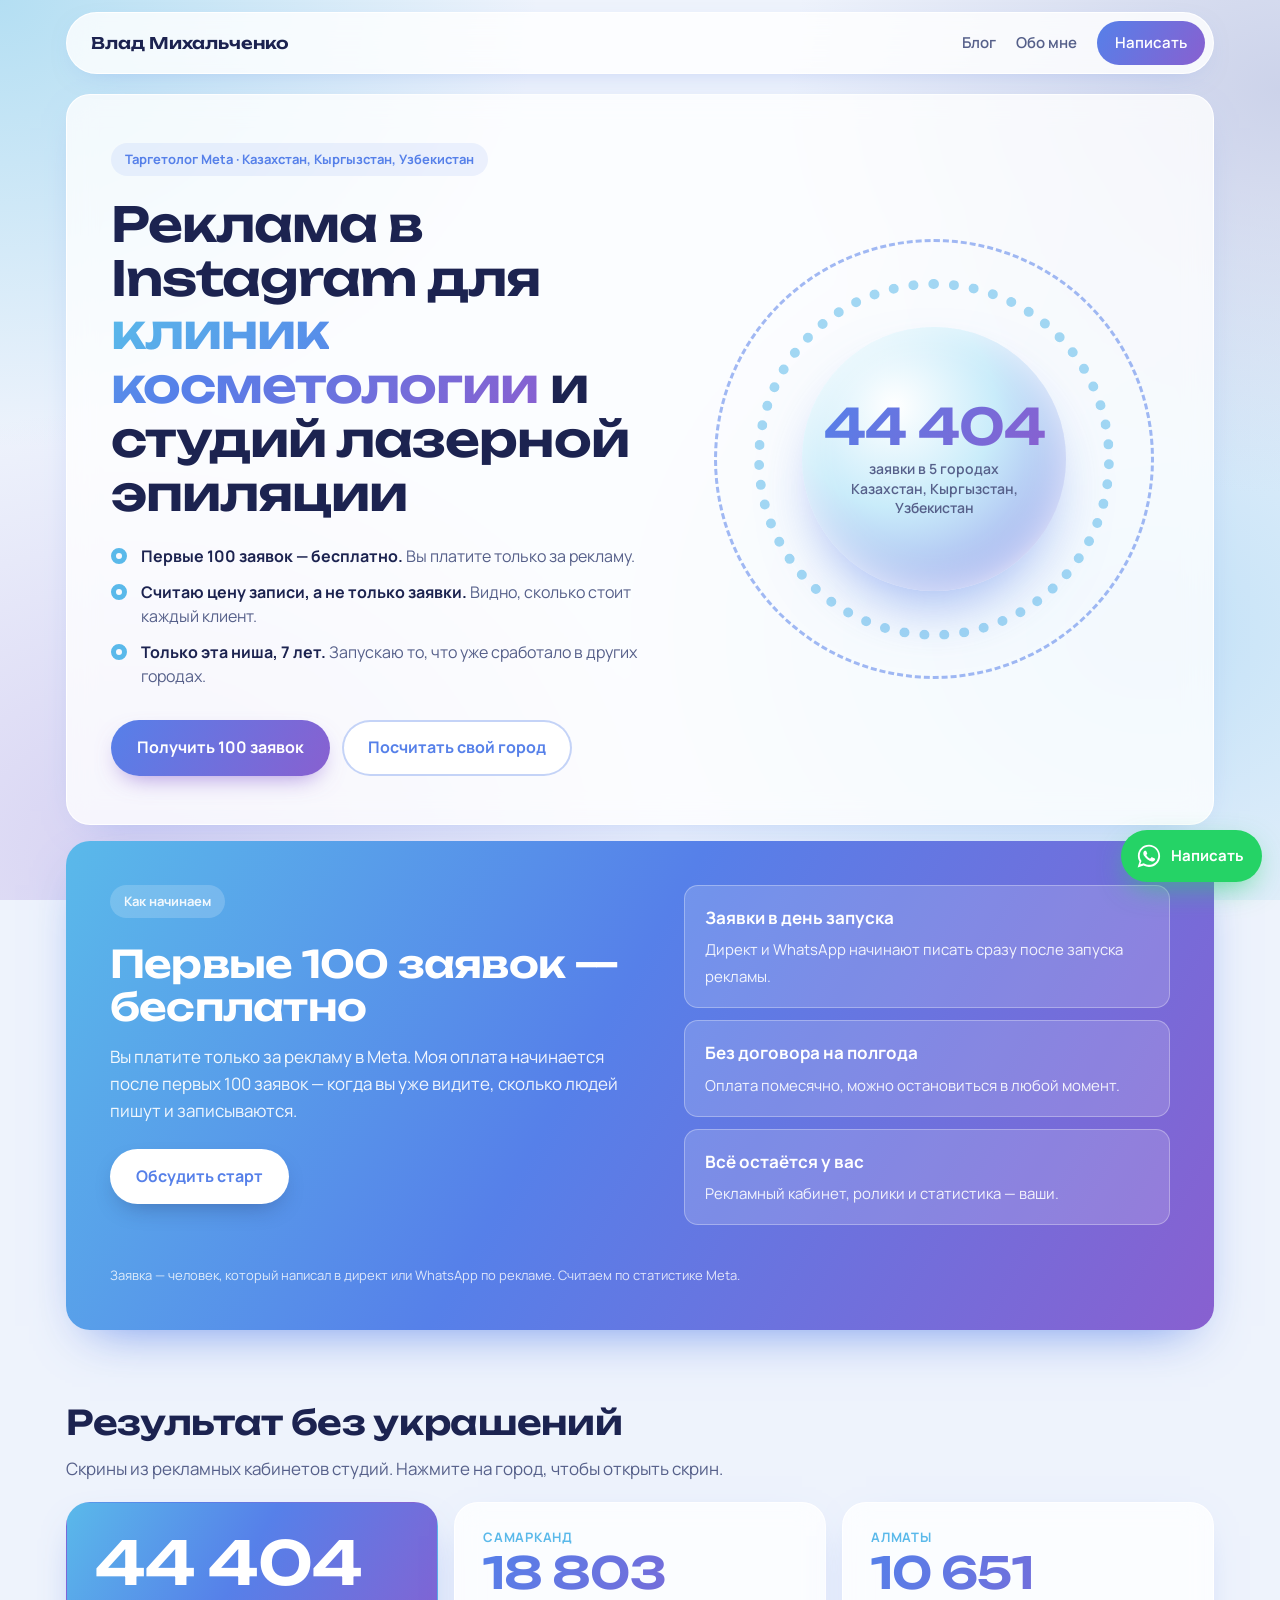
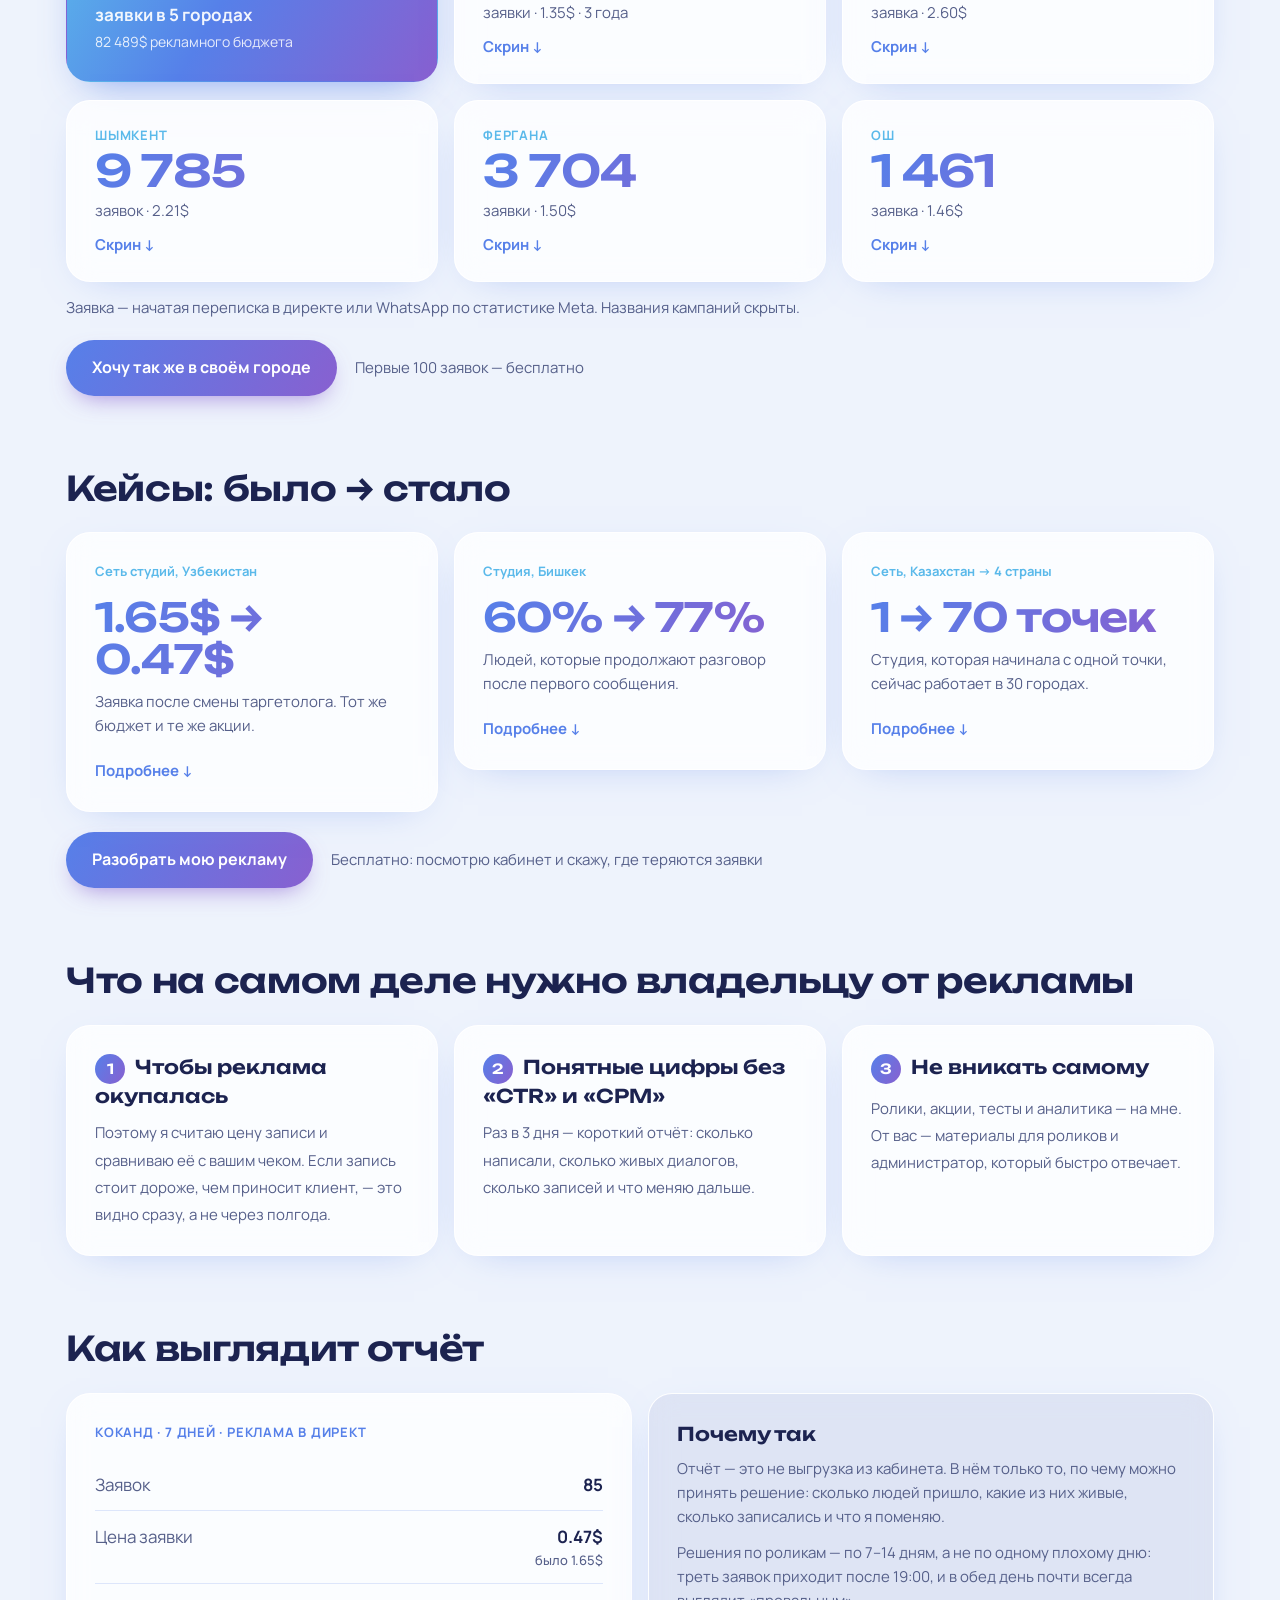
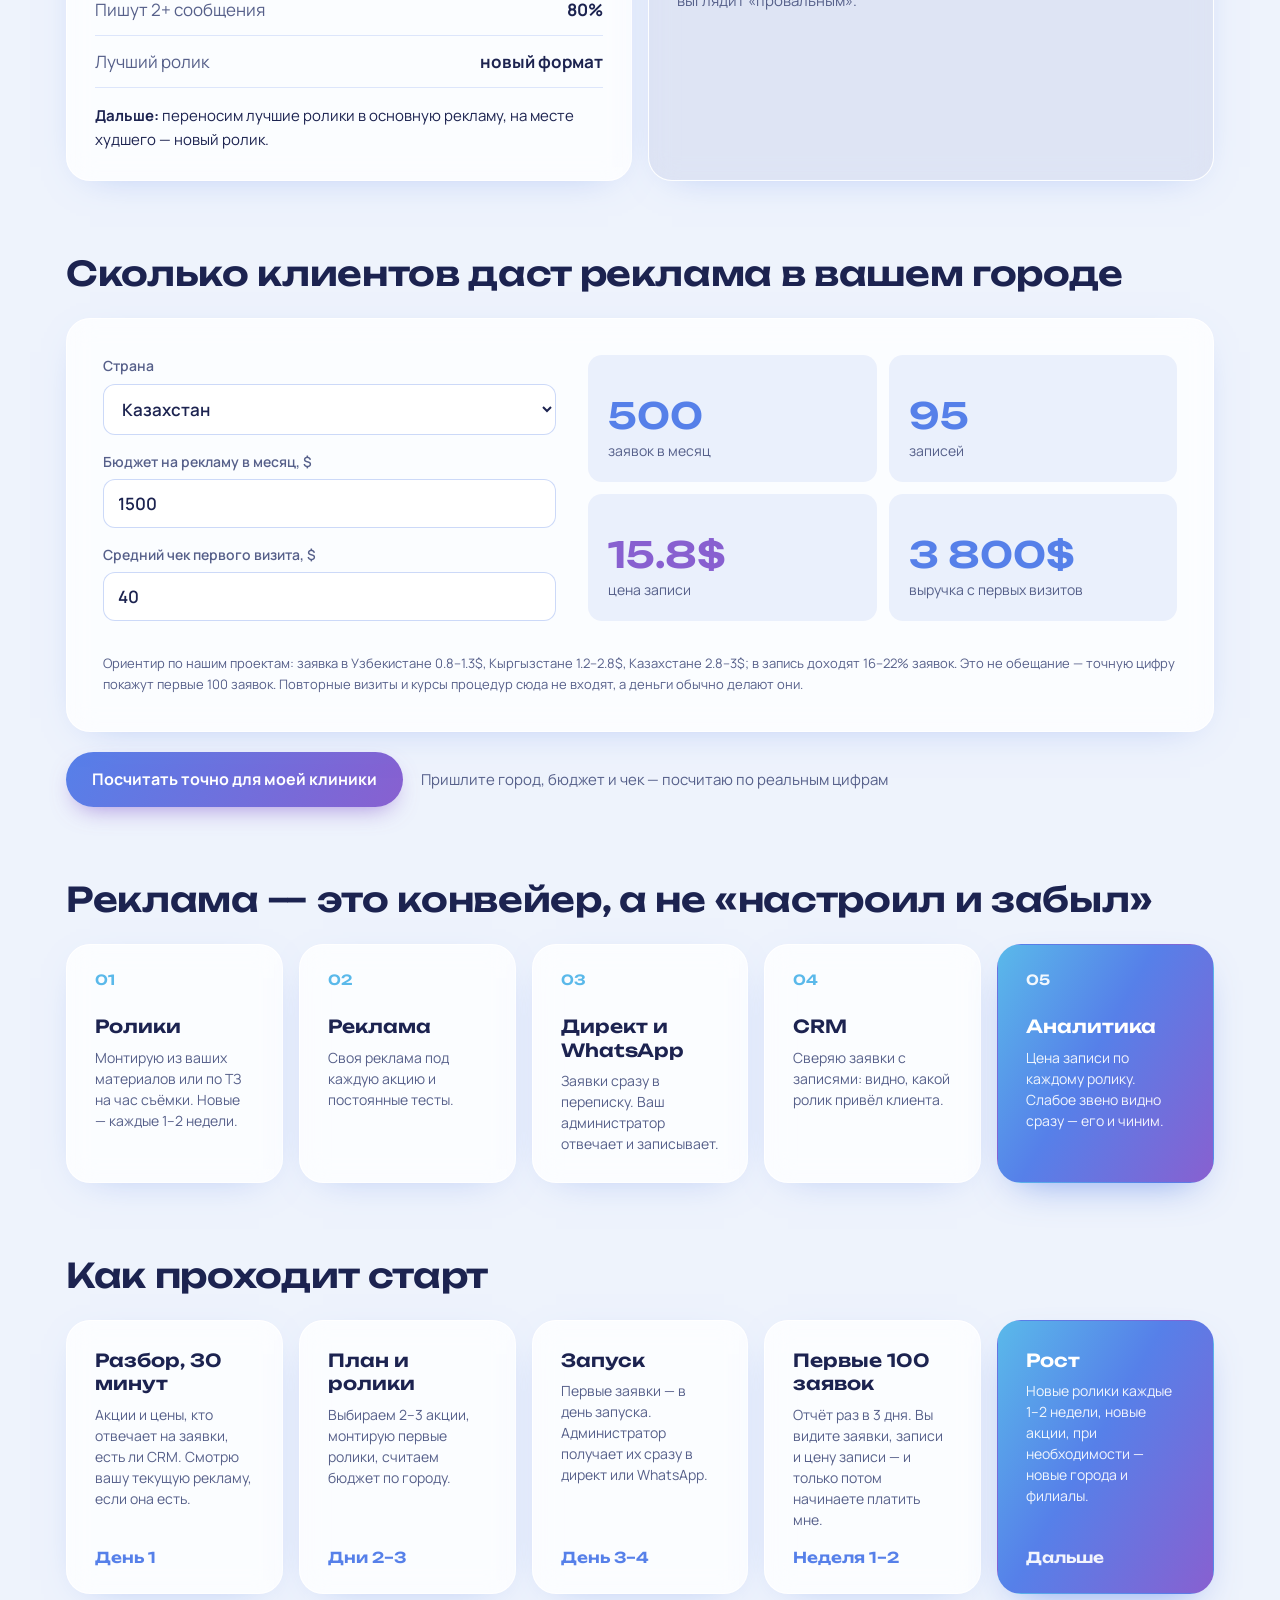
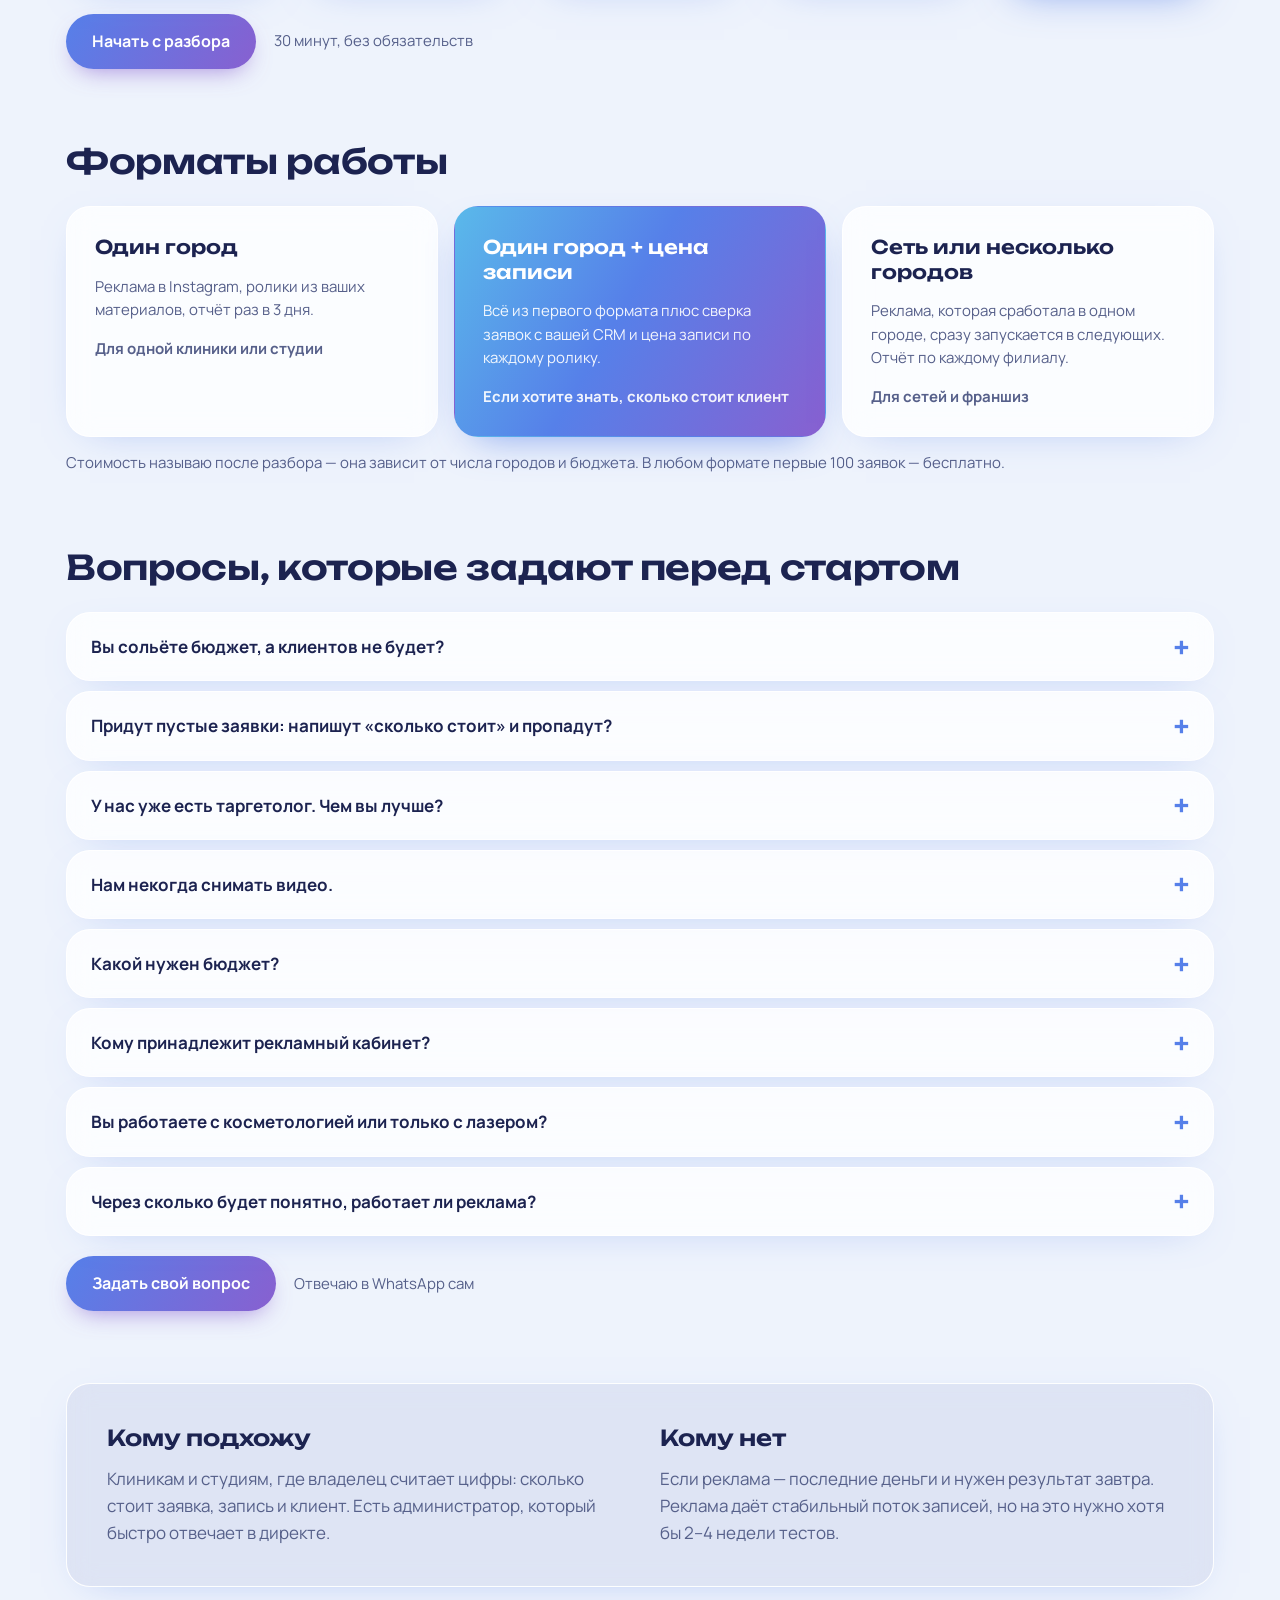
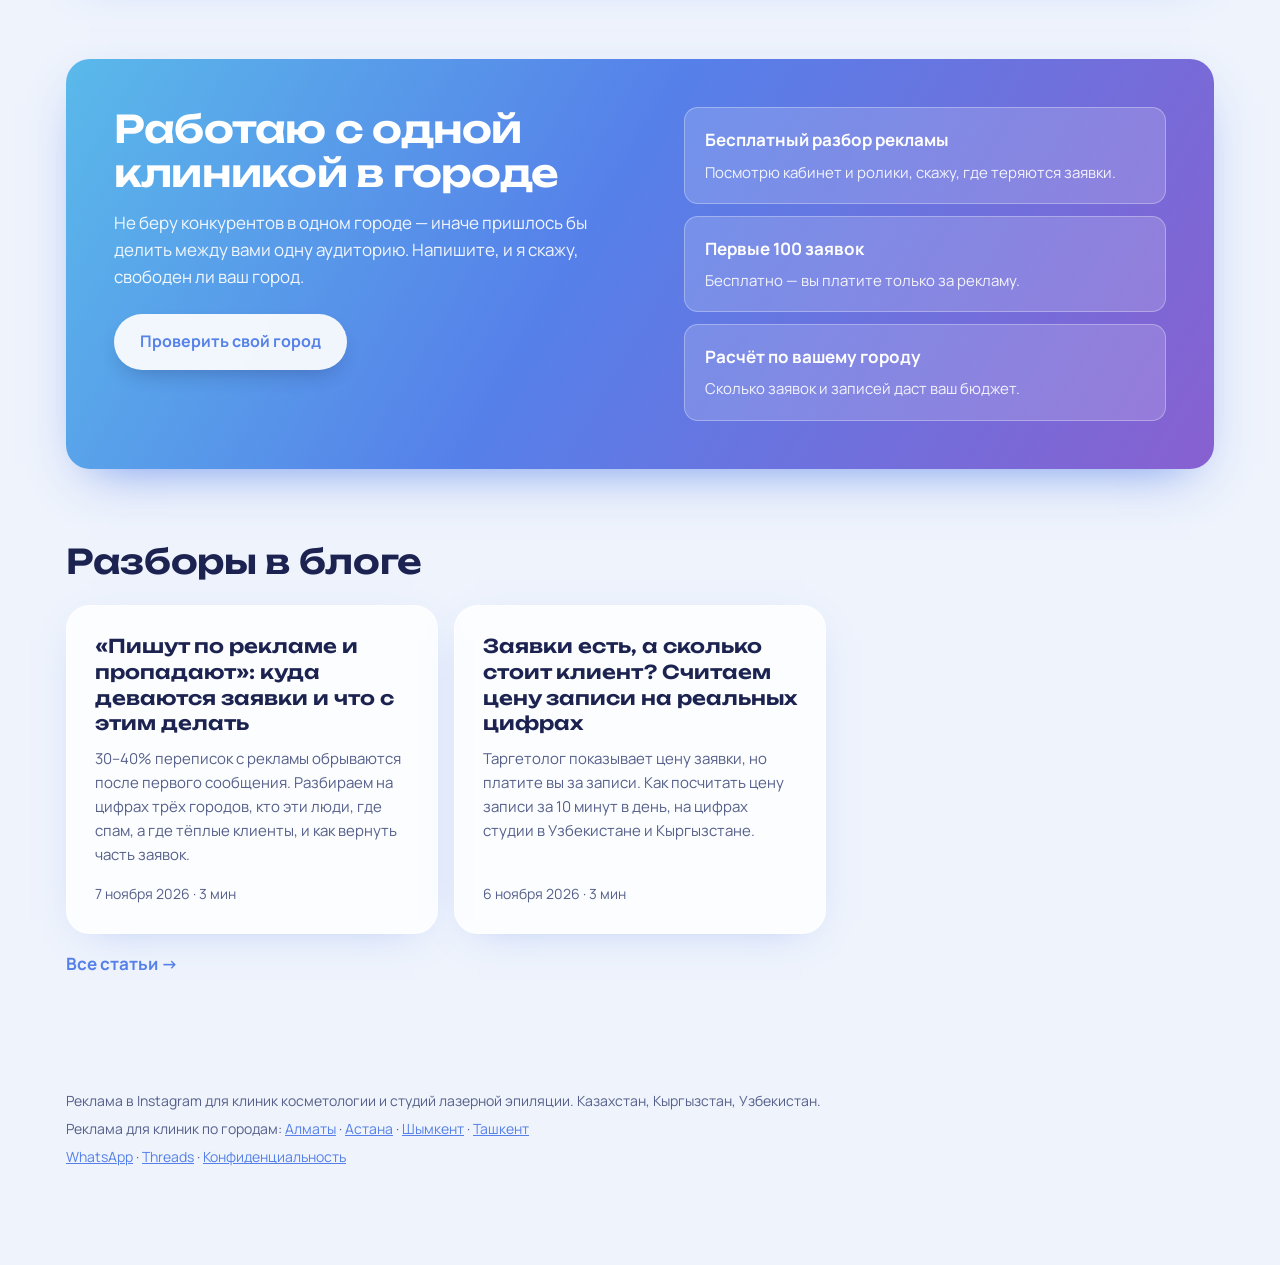
<file: index.html>
<!doctype html>
<html lang="ru">
<head>
<meta charset="utf-8">
<meta name="viewport" content="width=device-width, initial-scale=1">
<title>Реклама в Instagram для клиник косметологии и студий лазерной эпиляции — Влад Михальченко</title>
<meta name="description" content="Таргетолог Meta для клиник косметологии и студий лазерной эпиляции: заявки в директ, цена записи, ролики и аналитика. Казахстан, Кыргызстан, Узбекистан.">
<link rel="canonical" href="https://vladtarget.com/">

<meta property="og:type" content="website">
<meta property="og:title" content="Реклама в Instagram для клиник косметологии и студий лазерной эпиляции — Влад Михальченко">
<meta property="og:description" content="Таргетолог Meta для клиник косметологии и студий лазерной эпиляции: заявки в директ, цена записи, ролики и аналитика. Казахстан, Кыргызстан, Узбекистан.">
<meta property="og:url" content="https://vladtarget.com/">
<meta property="og:site_name" content="Влад Михальченко — реклама для клиник">
<meta property="og:locale" content="ru_RU">
<meta property="og:image" content="https://vladtarget.com/og.jpg">
<meta property="og:image:width" content="1200">
<meta property="og:image:height" content="630">
<meta name="twitter:card" content="summary_large_image">
<link rel="icon" href="/favicon.svg" type="image/svg+xml">
<link rel="preconnect" href="https://fonts.googleapis.com"><link rel="preconnect" href="https://fonts.gstatic.com" crossorigin>
<link rel="stylesheet" href="https://fonts.googleapis.com/css2?family=Manrope:wght@400;500;600;700;800&family=Unbounded:wght@500;600;700&display=swap">
<link rel="stylesheet" href="/style.css">
<script type="application/ld+json">{"@context": "https://schema.org", "@type": "WebSite", "name": "Влад Михальченко — реклама для клиник", "url": "https://vladtarget.com/", "inLanguage": "ru", "author": {"@type": "Person", "name": "Влад Михальченко", "url": "https://vladtarget.com/about/", "jobTitle": "Таргетолог Meta (Instagram, Facebook)", "sameAs": ["https://www.threads.net/@vlad_lh"]}}</script><script type="application/ld+json">{"@context": "https://schema.org", "@type": "FAQPage", "mainEntity": [{"@type": "Question", "name": "Вы сольёте бюджет, а клиентов не будет?", "acceptedAnswer": {"@type": "Answer", "text": "Первые заявки приходят в день запуска, и вы видите их сами — в своём директе. Пока не набралось 100 заявок, вы платите только за рекламу. Если реклама не работает, это видно за несколько дней, а не через месяц."}}, {"@type": "Question", "name": "Придут пустые заявки: напишут «сколько стоит» и пропадут?", "acceptedAnswer": {"@type": "Answer", "text": "Часть людей всегда пропадает после первого сообщения — по рынку это 30–40%. Поэтому я оцениваю ролики не по цене заявки, а по живому диалогу: сколько людей написали 2 сообщения и больше. В наших городах таких 70–80%. Ролики, которые приводят «молчунов», выключаю."}}, {"@type": "Question", "name": "У нас уже есть таргетолог. Чем вы лучше?", "acceptedAnswer": {"@type": "Answer", "text": "Проверить просто: те же акции, тот же бюджет, 100 заявок. У франчайзи сети в Узбекистане после смены таргетолога заявка подешевела в 2–4 раза — менялись только ролики."}}, {"@type": "Question", "name": "Нам некогда снимать видео.", "acceptedAnswer": {"@type": "Answer", "text": "Снимать специально не нужно. Монтирую из того, что у вас уже есть, или даю ТЗ на один час съёмки — на несколько недель роликов."}}, {"@type": "Question", "name": "Какой нужен бюджет?", "acceptedAnswer": {"@type": "Answer", "text": "Для старта в одном городе хватит 15–20$ в день. Чтобы реклама давала стабильный поток записей в большом городе, ориентир — от 1 500$ в месяц. Точнее посчитаем на разборе."}}, {"@type": "Question", "name": "Кому принадлежит рекламный кабинет?", "acceptedAnswer": {"@type": "Answer", "text": "Вам. Кабинет, страница, ролики и вся статистика остаются у вас, даже если мы перестанем работать."}}, {"@type": "Question", "name": "Вы работаете с косметологией или только с лазером?", "acceptedAnswer": {"@type": "Answer", "text": "Большая часть опыта — лазерная эпиляция, но механика одна: реклама в директ, заявки, администратор, записи. Те же цифры — цена заявки, живой диалог, цена записи — работают и для клиник косметологии."}}, {"@type": "Question", "name": "Через сколько будет понятно, работает ли реклама?", "acceptedAnswer": {"@type": "Answer", "text": "Первые заявки — в день запуска. Первые выводы по роликам — через 7–14 дней. Цена записи — когда наберётся хотя бы 100 заявок."}}]}</script>
<script async src="https://www.googletagmanager.com/gtag/js?id=GTM-PFRWXSH4"></script>
<script>window.dataLayer=window.dataLayer||[];function gtag(){dataLayer.push(arguments);}gtag('js',new Date());gtag('config','GTM-PFRWXSH4');</script>
<script>(function(m,e,t,r,i,k,a){m[i]=m[i]||function(){(m[i].a=m[i].a||[]).push(arguments)};m[i].l=1*new Date();
for(var j=0;j<document.scripts.length;j++){if(document.scripts[j].src===r){return;}}
k=e.createElement(t),a=e.getElementsByTagName(t)[0],k.async=1,k.src=r,a.parentNode.insertBefore(k,a)})(window,document,'script','https://mc.yandex.ru/metrika/tag.js?id=114109129','ym');
ym(114109129,'init',{ssr:true,webvisor:true,clickmap:true,referrer:document.referrer,url:location.href,accurateTrackBounce:true,trackLinks:true});
document.addEventListener('click',function(e){var a=e.target.closest&&e.target.closest('a[href*="wa.me/"]');if(a){ym(114109129,'reachGoal','whatsapp');if(window.gtag){gtag('event','conversion',{'send_to':'AW-18560167496/_smRCJfdvrMdEMjclpJF'});}}});</script>
<noscript><div><img src="https://mc.yandex.ru/watch/114109129" style="position:absolute;left:-9999px" alt=""></div></noscript>
</head>
<body>
<header class="top"><div class="wrap">
  <a class="logo" href="/">Влад Михальченко</a>
  <nav><a class="nav-home" href="/blog/">Блог</a><a href="/about/">Обо мне</a><a class="nav-cta" href="https://wa.me/77712825889?text=Привет%2C+прочитал+статью+в+блоге%2C+хочу+обсудить+рекламу" rel="noopener" target="_blank">Написать</a></nav>
</div></header>
<main class="wrap">
<section class="tile hero-grid">
  <div class="hero-main">
    <p class="pill">Таргетолог Meta · Казахстан, Кыргызстан, Узбекистан</p>
    <h1>Реклама в Instagram для <span class="hl">клиник косметологии</span> и студий лазерной эпиляции</h1>
    <ul class="hero-bullets">
      <li><b>Первые 100 заявок — бесплатно.</b> Вы платите только за рекламу.</li>
      <li><b>Считаю цену записи, а не только заявки.</b> Видно, сколько стоит каждый клиент.</li>
      <li><b>Только эта ниша, 7 лет.</b> Запускаю то, что уже сработало в других городах.</li>
    </ul>
    <p class="hero-actions"><a class="btn" href="https://wa.me/77712825889?text=Привет%2C+прочитал+статью+в+блоге%2C+хочу+обсудить+рекламу" rel="noopener" target="_blank">Получить 100 заявок</a><a class="btn btn-dark" href="#calc">Посчитать свой город</a></p>
  </div>
  <div class="hero-visual" aria-hidden="true">
    <div class="orbit orbit-1"></div>
    <div class="orbit orbit-2"></div>
    <div class="orbit orbit-3"></div>
    <div class="orbit-core"><b>44 404</b><span>заявки в 5 городах<br>Казахстан, Кыргызстан,<br>Узбекистан</span></div>
  </div>
</section>

<section class="tile tile-dark offer">
  <div class="offer-main">
    <p class="pill pill-light">Как начинаем</p>
    <h2>Первые 100 заявок — бесплатно</h2>
    <p>Вы платите только за рекламу в Meta. Моя оплата начинается после первых 100 заявок — когда вы уже видите, сколько людей пишут и записываются.</p>
    <a class="btn" href="https://wa.me/77712825889?text=Привет%2C+прочитал+статью+в+блоге%2C+хочу+обсудить+рекламу" rel="noopener" target="_blank">Обсудить старт</a>
  </div>
  <ul class="offer-list">
    <li><b>Заявки в день запуска</b><span>Директ и WhatsApp начинают писать сразу после запуска рекламы.</span></li>
    <li><b>Без договора на полгода</b><span>Оплата помесячно, можно остановиться в любой момент.</span></li>
    <li><b>Всё остаётся у вас</b><span>Рекламный кабинет, ролики и статистика — ваши.</span></li>
  </ul>
  <p class="offer-note">Заявка — человек, который написал в директ или WhatsApp по рекламе. Считаем по статистике Meta.</p>
</section>

<h2 class="h2">Результат без украшений</h2>
<p class="section-lead">Скрины из рекламных кабинетов студий. Нажмите на город, чтобы открыть скрин.</p>
<section class="bento cities">
  <div class="tile tile-accent cities-total"><b>44 404</b><span>заявки в 5 городах</span><em>82 489$ рекламного бюджета</em></div>
  <details class="tile city"><summary><span class="city-name">Самарканд</span><b>18 803</b><span class="city-meta">заявки · 1.35$ · 3 года</span><span class="case-open">Скрин</span></summary><img src="/cases/samarkand.jpg" alt="Самарканд: 18 803 переписки, 1.35$, расход 25 433.98$" loading="lazy"></details>
  <details class="tile city"><summary><span class="city-name">Алматы</span><b>10 651</b><span class="city-meta">заявка · 2.60$</span><span class="case-open">Скрин</span></summary><img src="/cases/almaty.jpg" alt="Алматы: 10 651 переписка, 2.60$, расход 27 689.93$" loading="lazy"></details>
  <details class="tile city"><summary><span class="city-name">Шымкент</span><b>9 785</b><span class="city-meta">заявок · 2.21$</span><span class="case-open">Скрин</span></summary><img src="/cases/shymkent.jpg" alt="Шымкент: 9 785 переписок, 2.21$, расход 21 665.60$" loading="lazy"></details>
  <details class="tile city"><summary><span class="city-name">Фергана</span><b>3 704</b><span class="city-meta">заявки · 1.50$</span><span class="case-open">Скрин</span></summary><img src="/cases/fergana.jpg" alt="Фергана: 3 704 переписки, 1.50$, расход 5 564.79$" loading="lazy"></details>
  <details class="tile city"><summary><span class="city-name">Ош</span><b>1 461</b><span class="city-meta">заявка · 1.46$</span><span class="case-open">Скрин</span></summary><img src="/cases/osh.jpg" alt="Ош: 1 461 переписка, 1.46$, расход 2 133.60$" loading="lazy"></details>
</section>
<p class="formats-note">Заявка — начатая переписка в директе или WhatsApp по статистике Meta. Названия кампаний скрыты.</p>
<p class="inline-cta"><a class="btn" href="https://wa.me/77712825889?text=Привет%2C+прочитал+статью+в+блоге%2C+хочу+обсудить+рекламу" rel="noopener" target="_blank">Хочу так же в своём городе</a><span>Первые 100 заявок — бесплатно</span></p>


<h2 class="h2">Кейсы: было → стало</h2>
<section class="bento cases3">
  <details class="tile case">
    <summary>
      <p class="case-tag">Сеть студий, Узбекистан</p>
      <p class="case-big">1.65$ → 0.47$</p>
      <p class="case-sub">Заявка после смены таргетолога. Тот же бюджет и те же акции.</p>
      <span class="case-open">Подробнее</span>
    </summary>
    <div class="case-body">
      <p><b>Задача.</b> Франчайзи сети пришли от другого таргетолога: заявка 1.4–2$, владельцы считали, что «рынок столько стоит».</p>
      <p><b>Что сделали.</b> Бюджет и акции не трогали — заменили ролики и пересобрали рекламу под каждую акцию.</p>
      <p><b>Результат за первую неделю:</b></p>
      <ul><li>Коканд: 1.65$ → 0.47$, 85 заявок</li><li>Андижан: 0.71$ → 0.31$, 120 заявок</li><li>Фергана: 1.43$ → 0.83$</li><li>Джизак: ~2$ → 0.44$</li></ul>
    </div>
  </details>
  <details class="tile case">
    <summary>
      <p class="case-tag">Студия, Бишкек</p>
      <p class="case-big">60% → 77%</p>
      <p class="case-sub">Людей, которые продолжают разговор после первого сообщения.</p>
      <span class="case-open">Подробнее</span>
    </summary>
    <div class="case-body">
      <p><b>Задача.</b> Админы жаловались: «пишут по рекламе и сразу пропадают».</p>
      <p><b>Что сделали.</b> Стали оценивать ролики не по цене заявки, а по живому диалогу — человек написал 2 сообщения и больше. Слабые по этой цифре ролики убрали, остальное перестроили.</p>
      <p><b>Результат.</b> Доля живых диалогов выросла с 60% до 77%. Цена новой записи — 6.55$ (по системе записи, август).</p>
    </div>
  </details>
  <details class="tile case">
    <summary>
      <p class="case-tag">Сеть, Казахстан → 4 страны</p>
      <p class="case-big">1 → 70 точек</p>
      <p class="case-sub">Студия, которая начинала с одной точки, сейчас работает в 30 городах.</p>
      <span class="case-open">Подробнее</span>
    </summary>
    <div class="case-body">
      <p><b>Задача.</b> Первая студия хотела стабильный поток клиентов, потом — открываться в новых городах.</p>
      <p><b>Что сделали.</b> Рекламу, которая сработала в одном городе, сразу запускали в следующем. Новые точки получали заявки с первых дней, без месяцев тестов.</p>
      <p><b>Результат.</b> Сеть выросла через франшизу в Казахстан, Кыргызстан, Узбекистан и Беларусь. Новые точки передавали мне.</p>
    </div>
  </details>
</section>
<p class="inline-cta"><a class="btn" href="https://wa.me/77712825889?text=Привет%2C+прочитал+статью+в+блоге%2C+хочу+обсудить+рекламу" rel="noopener" target="_blank">Разобрать мою рекламу</a><span>Бесплатно: посмотрю кабинет и скажу, где теряются заявки</span></p>


<h2 class="h2">Что на самом деле нужно владельцу от рекламы</h2>
<ol class="bento needs">
  <li class="tile"><b>Чтобы реклама окупалась</b><span>Поэтому я считаю цену записи и сравниваю её с вашим чеком. Если запись стоит дороже, чем приносит клиент, — это видно сразу, а не через полгода.</span></li>
  <li class="tile"><b>Понятные цифры без «CTR» и «CPM»</b><span>Раз в 3 дня — короткий отчёт: сколько написали, сколько живых диалогов, сколько записей и что меняю дальше.</span></li>
  <li class="tile"><b>Не вникать самому</b><span>Ролики, акции, тесты и аналитика — на мне. От вас — материалы для роликов и администратор, который быстро отвечает.</span></li>
</ol>

<h2 class="h2">Как выглядит отчёт</h2>
<section class="bento report-grid">
  <div class="tile report">
    <p class="report-head">Коканд · 7 дней · реклама в директ</p>
    <ul class="report-rows">
      <li><span>Заявок</span><b>85</b></li>
      <li><span>Цена заявки</span><b>0.47$ <em>было 1.65$</em></b></li>
      <li><span>Пишут 2+ сообщения</span><b>80%</b></li>
      <li><span>Лучший ролик</span><b>новый формат</b></li>
    </ul>
    <p class="report-next"><b>Дальше:</b> переносим лучшие ролики в основную рекламу, на месте худшего — новый ролик.</p>
  </div>
  <div class="tile tile-soft report-why">
    <h3>Почему так</h3>
    <p>Отчёт — это не выгрузка из кабинета. В нём только то, по чему можно принять решение: сколько людей пришло, какие из них живые, сколько записались и что я поменяю.</p>
    <p>Решения по роликам — по 7–14 дням, а не по одному плохому дню: треть заявок приходит после 19:00, и в обед день почти всегда выглядит «провальным».</p>
  </div>
</section>

<h2 class="h2" id="calc">Сколько клиентов даст реклама в вашем городе</h2>
<section class="tile calc">
  <div class="calc-form">
    <label>Страна
      <select id="c-country">
        <option value="1.3">Узбекистан</option>
        <option value="2.5">Кыргызстан</option>
        <option value="3" selected>Казахстан</option>
      </select>
    </label>
    <label>Бюджет на рекламу в месяц, $
      <input id="c-budget" type="number" min="100" step="50" value="1500" inputmode="numeric">
    </label>
    <label>Средний чек первого визита, $
      <input id="c-check" type="number" min="5" step="5" value="40" inputmode="numeric">
    </label>
  </div>
  <div class="calc-out">
    <div><b id="o-leads">—</b><span>заявок в месяц</span></div>
    <div><b id="o-rec">—</b><span>записей</span></div>
    <div><b id="o-cpr">—</b><span>цена записи</span></div>
    <div><b id="o-rev">—</b><span>выручка с первых визитов</span></div>
  </div>
  <p class="calc-note">Ориентир по нашим проектам: заявка в Узбекистане 0.8–1.3$, Кыргызстане 1.2–2.8$, Казахстане 2.8–3$; в запись доходят 16–22% заявок. Это не обещание — точную цифру покажут первые 100 заявок. Повторные визиты и курсы процедур сюда не входят, а деньги обычно делают они.</p>
</section>
<p class="inline-cta"><a class="btn" href="https://wa.me/77712825889?text=Привет%2C+прочитал+статью+в+блоге%2C+хочу+обсудить+рекламу" rel="noopener" target="_blank">Посчитать точно для моей клиники</a><span>Пришлите город, бюджет и чек — посчитаю по реальным цифрам</span></p>

<script>
(function () {
  var $ = function (id) { return document.getElementById(id); };
  function fmt(n) { return Math.round(n).toLocaleString('ru-RU'); }
  function calc() {
    var cpl = parseFloat($('c-country').value) || 3;
    var budget = parseFloat($('c-budget').value) || 0;
    var check = parseFloat($('c-check').value) || 0;
    var leads = budget / cpl, rec = leads * 0.19;
    $('o-leads').textContent = fmt(leads);
    $('o-rec').textContent = fmt(rec);
    $('o-cpr').textContent = rec ? (budget / rec).toFixed(1).replace('.0', '') + '$' : '—';
    $('o-rev').textContent = fmt(rec * check) + '$';
  }
  ['c-country', 'c-budget', 'c-check'].forEach(function (id) { $(id).addEventListener('input', calc); });
  calc();
})();
</script>

<h2 class="h2">Реклама — это конвейер, а не «настроил и забыл»</h2>
<ol class="bento conveyor">
  <li class="tile"><i>01</i><b>Ролики</b><span>Монтирую из ваших материалов или по ТЗ на час съёмки. Новые — каждые 1–2 недели.</span></li>
  <li class="tile"><i>02</i><b>Реклама</b><span>Своя реклама под каждую акцию и постоянные тесты.</span></li>
  <li class="tile"><i>03</i><b>Директ и WhatsApp</b><span>Заявки сразу в переписку. Ваш администратор отвечает и записывает.</span></li>
  <li class="tile"><i>04</i><b>CRM</b><span>Сверяю заявки с записями: видно, какой ролик привёл клиента.</span></li>
  <li class="tile tile-accent"><i>05</i><b>Аналитика</b><span>Цена записи по каждому ролику. Слабое звено видно сразу — его и чиним.</span></li>
</ol>

<h2 class="h2">Как проходит старт</h2>
<ol class="bento stages">
  <li class="tile"><b>Разбор, 30 минут</b><span>Акции и цены, кто отвечает на заявки, есть ли CRM. Смотрю вашу текущую рекламу, если она есть.</span><i>День 1</i></li>
  <li class="tile"><b>План и ролики</b><span>Выбираем 2–3 акции, монтирую первые ролики, считаем бюджет по городу.</span><i>Дни 2–3</i></li>
  <li class="tile"><b>Запуск</b><span>Первые заявки — в день запуска. Администратор получает их сразу в директ или WhatsApp.</span><i>День 3–4</i></li>
  <li class="tile"><b>Первые 100 заявок</b><span>Отчёт раз в 3 дня. Вы видите заявки, записи и цену записи — и только потом начинаете платить мне.</span><i>Неделя 1–2</i></li>
  <li class="tile tile-accent"><b>Рост</b><span>Новые ролики каждые 1–2 недели, новые акции, при необходимости — новые города и филиалы.</span><i>Дальше</i></li>
</ol>
<p class="inline-cta"><a class="btn" href="https://wa.me/77712825889?text=Привет%2C+прочитал+статью+в+блоге%2C+хочу+обсудить+рекламу" rel="noopener" target="_blank">Начать с разбора</a><span>30 минут, без обязательств</span></p>


<h2 class="h2">Форматы работы</h2>
<section class="bento formats">
  <div class="tile"><h3>Один город</h3><p>Реклама в Instagram, ролики из ваших материалов, отчёт раз в 3 дня.</p><p class="fmt-for">Для одной клиники или студии</p></div>
  <div class="tile tile-accent"><h3>Один город + цена записи</h3><p>Всё из первого формата плюс сверка заявок с вашей CRM и цена записи по каждому ролику.</p><p class="fmt-for">Если хотите знать, сколько стоит клиент</p></div>
  <div class="tile"><h3>Сеть или несколько городов</h3><p>Реклама, которая сработала в одном городе, сразу запускается в следующих. Отчёт по каждому филиалу.</p><p class="fmt-for">Для сетей и франшиз</p></div>
</section>
<p class="formats-note">Стоимость называю после разбора — она зависит от числа городов и бюджета. В любом формате первые 100 заявок — бесплатно.</p>

<h2 class="h2">Вопросы, которые задают перед стартом</h2>
<section class="faq">
  <details class="tile"><summary>Вы сольёте бюджет, а клиентов не будет?</summary><p>Первые заявки приходят в день запуска, и вы видите их сами — в своём директе. Пока не набралось 100 заявок, вы платите только за рекламу. Если реклама не работает, это видно за несколько дней, а не через месяц.</p></details>
  <details class="tile"><summary>Придут пустые заявки: напишут «сколько стоит» и пропадут?</summary><p>Часть людей всегда пропадает после первого сообщения — по рынку это 30–40%. Поэтому я оцениваю ролики не по цене заявки, а по живому диалогу: сколько людей написали 2 сообщения и больше. В наших городах таких 70–80%. Ролики, которые приводят «молчунов», выключаю.</p></details>
  <details class="tile"><summary>У нас уже есть таргетолог. Чем вы лучше?</summary><p>Проверить просто: те же акции, тот же бюджет, 100 заявок. У франчайзи сети в Узбекистане после смены таргетолога заявка подешевела в 2–4 раза — менялись только ролики.</p></details>
  <details class="tile"><summary>Нам некогда снимать видео.</summary><p>Снимать специально не нужно. Монтирую из того, что у вас уже есть, или даю ТЗ на один час съёмки — на несколько недель роликов.</p></details>
  <details class="tile"><summary>Какой нужен бюджет?</summary><p>Для старта в одном городе хватит 15–20$ в день. Чтобы реклама давала стабильный поток записей в большом городе, ориентир — от 1 500$ в месяц. Точнее посчитаем на разборе.</p></details>
  <details class="tile"><summary>Кому принадлежит рекламный кабинет?</summary><p>Вам. Кабинет, страница, ролики и вся статистика остаются у вас, даже если мы перестанем работать.</p></details>
  <details class="tile"><summary>Вы работаете с косметологией или только с лазером?</summary><p>Большая часть опыта — лазерная эпиляция, но механика одна: реклама в директ, заявки, администратор, записи. Те же цифры — цена заявки, живой диалог, цена записи — работают и для клиник косметологии.</p></details>
  <details class="tile"><summary>Через сколько будет понятно, работает ли реклама?</summary><p>Первые заявки — в день запуска. Первые выводы по роликам — через 7–14 дней. Цена записи — когда наберётся хотя бы 100 заявок.</p></details>
</section>
<p class="inline-cta"><a class="btn" href="https://wa.me/77712825889?text=Привет%2C+прочитал+статью+в+блоге%2C+хочу+обсудить+рекламу" rel="noopener" target="_blank">Задать свой вопрос</a><span>Отвечаю в WhatsApp сам</span></p>


<section class="tile tile-soft fit">
  <div><h2>Кому подхожу</h2><p>Клиникам и студиям, где владелец считает цифры: сколько стоит заявка, запись и клиент. Есть администратор, который быстро отвечает в директе.</p></div>
  <div><h2>Кому нет</h2><p>Если реклама — последние деньги и нужен результат завтра. Реклама даёт стабильный поток записей, но на это нужно хотя бы 2–4 недели тестов.</p></div>
</section>

<section class="final">
  <div class="final-main">
    <h2>Работаю с одной клиникой в городе</h2>
    <p>Не беру конкурентов в одном городе — иначе пришлось бы делить между вами одну аудиторию. Напишите, и я скажу, свободен ли ваш город.</p>
    <p class="hero-actions"><a class="btn" href="https://wa.me/77712825889?text=Привет%2C+прочитал+статью+в+блоге%2C+хочу+обсудить+рекламу" rel="noopener" target="_blank">Проверить свой город</a></p>
  </div>
  <ul class="final-list">
    <li><b>Бесплатный разбор рекламы</b><span>Посмотрю кабинет и ролики, скажу, где теряются заявки.</span></li>
    <li><b>Первые 100 заявок</b><span>Бесплатно — вы платите только за рекламу.</span></li>
    <li><b>Расчёт по вашему городу</b><span>Сколько заявок и записей даст ваш бюджет.</span></li>
  </ul>
</section>

<h2 class="h2">Разборы в блоге</h2>
<ul class="cards"><li class="card"><a href="/blog/propadayut/">
  <h2>«Пишут по рекламе и пропадают»: куда деваются заявки и что с этим делать</h2><p>30–40% переписок с рекламы обрываются после первого сообщения. Разбираем на цифрах трёх городов, кто эти люди, где спам, а где тёплые клиенты, и как вернуть часть заявок.</p>
  <span class="meta">7 ноября 2026 · 3 мин</span></a><li class="card"><a href="/blog/cena-zapisi/">
  <h2>Заявки есть, а сколько стоит клиент? Считаем цену записи на реальных цифрах</h2><p>Таргетолог показывает цену заявки, но платите вы за записи. Как посчитать цену записи за 10 минут в день, на цифрах студии в Узбекистане и Кыргызстане.</p>
  <span class="meta">6 ноября 2026 · 3 мин</span></a></li></ul>
<p class="more"><a href="/blog/">Все статьи →</a></p>

</main>
<a class="wa-float" href="https://wa.me/77712825889?text=Привет%2C+прочитал+статью+в+блоге%2C+хочу+обсудить+рекламу" rel="noopener" target="_blank" aria-label="Написать в WhatsApp"><svg viewBox="0 0 32 32" width="28" height="28" aria-hidden="true"><path fill="currentColor" d="M16 3C9 3 3.3 8.6 3.3 15.6c0 2.5.7 4.8 1.9 6.8L3 29l6.8-2.1c1.9 1 4 1.6 6.2 1.6 7 0 12.7-5.6 12.7-12.6S23 3 16 3zm0 23.1c-2 0-3.9-.6-5.5-1.6l-.4-.2-4 1.2 1.3-3.9-.3-.4c-1.1-1.7-1.7-3.6-1.7-5.6C5.4 9.8 10.1 5.2 16 5.2s10.6 4.6 10.6 10.4S21.9 26.1 16 26.1zm5.8-7.8c-.3-.2-1.9-.9-2.2-1-.3-.1-.5-.2-.7.2-.2.3-.8 1-1 1.2-.2.2-.4.2-.7.1-.3-.2-1.3-.5-2.5-1.5-.9-.8-1.5-1.8-1.7-2.1-.2-.3 0-.5.1-.6l.5-.6c.2-.2.2-.3.3-.5.1-.2.1-.4 0-.6l-1-2.4c-.3-.6-.5-.5-.7-.5h-.6c-.2 0-.6.1-.9.4-.3.3-1.2 1.1-1.2 2.7s1.2 3.1 1.4 3.3c.2.2 2.4 3.6 5.7 5 .8.3 1.4.5 1.9.7.8.3 1.5.2 2.1.1.6-.1 1.9-.8 2.2-1.5.3-.7.3-1.3.2-1.5-.1-.1-.3-.2-.6-.3z"/></svg><span>Написать</span></a>
<footer class="foot"><div class="wrap">
  <p>Реклама в Instagram для клиник косметологии и студий лазерной эпиляции. Казахстан, Кыргызстан, Узбекистан.</p>
  <p>Реклама для клиник по городам: <a href="/almaty/">Алматы</a> · <a href="/astana/">Астана</a> · <a href="/shymkent/">Шымкент</a> · <a href="/tashkent/">Ташкент</a></p>
  <p><a href="https://wa.me/77712825889?text=Привет%2C+прочитал+статью+в+блоге%2C+хочу+обсудить+рекламу" rel="noopener" target="_blank">WhatsApp</a> · <a href="https://www.threads.net/@vlad_lh" rel="noopener" target="_blank">Threads</a> · <a href="/privacy/">Конфиденциальность</a></p>
</div></footer>
</body>
</html>
</file>
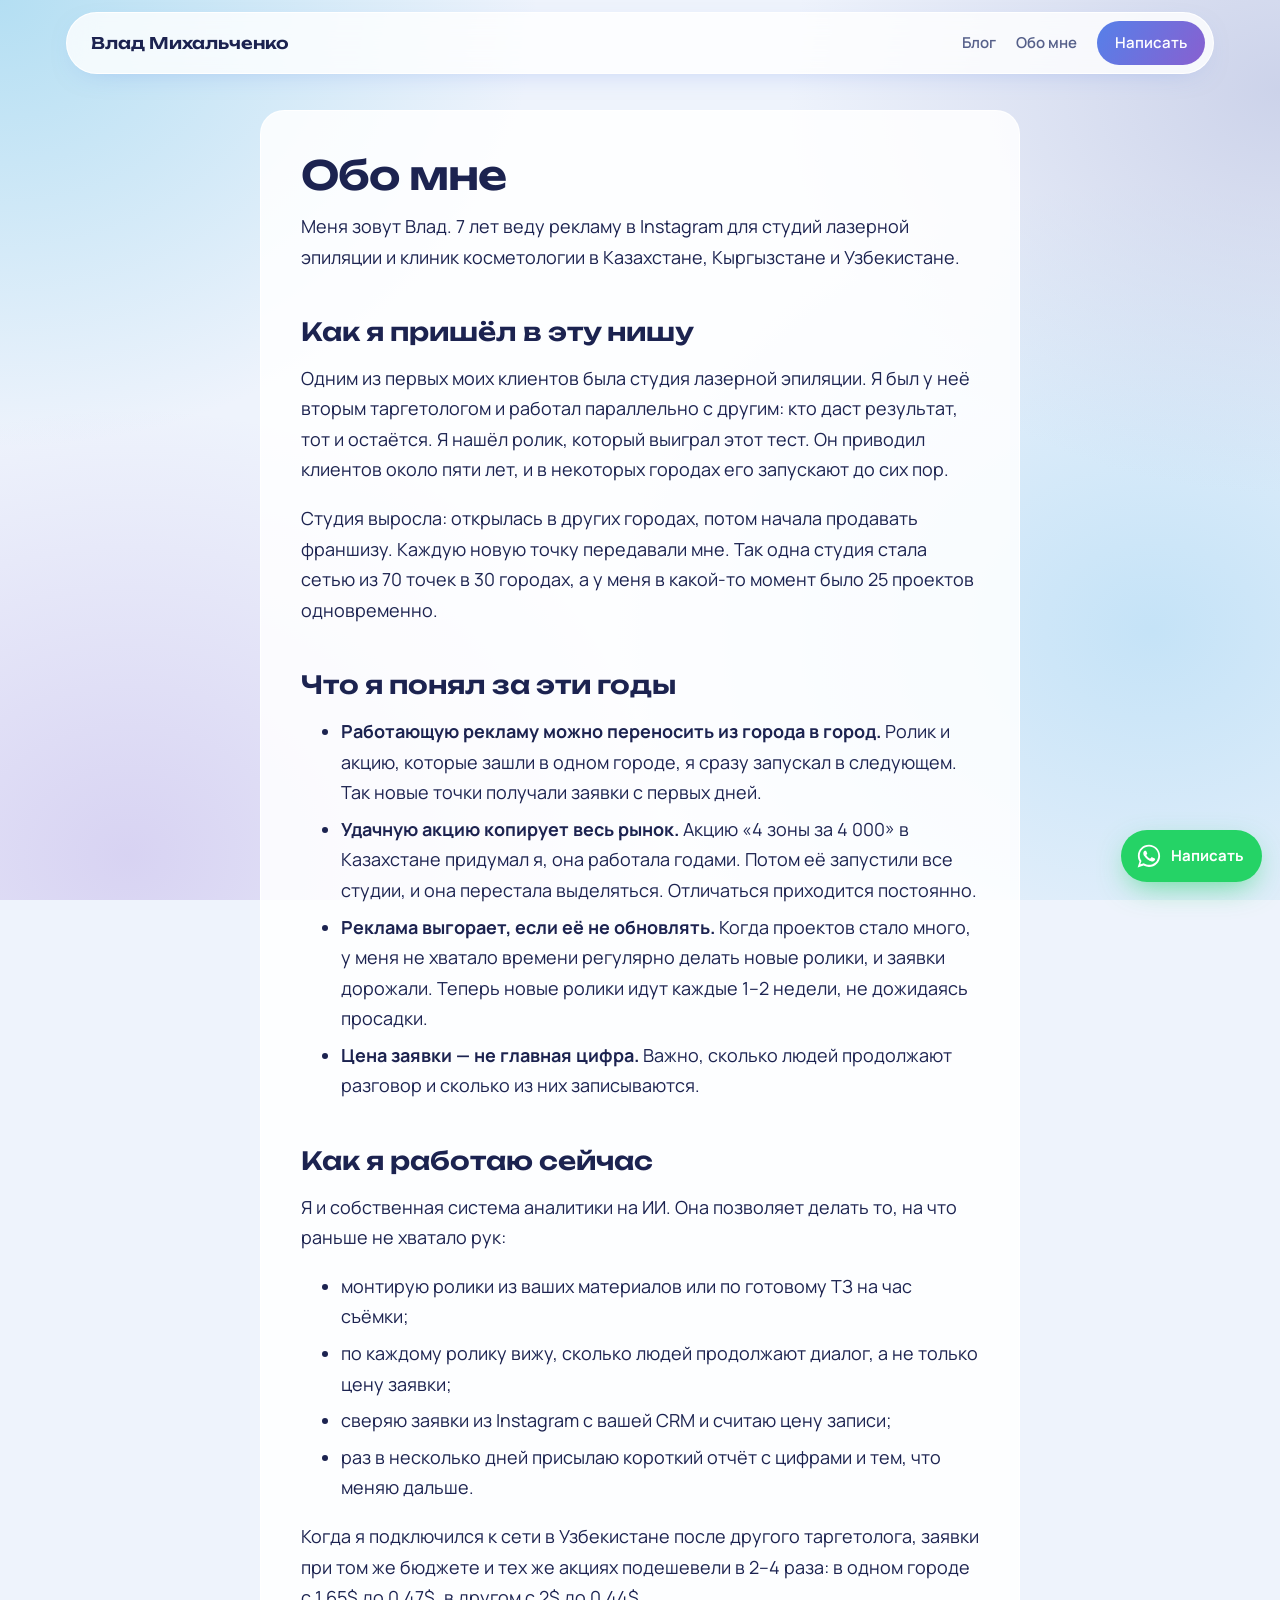
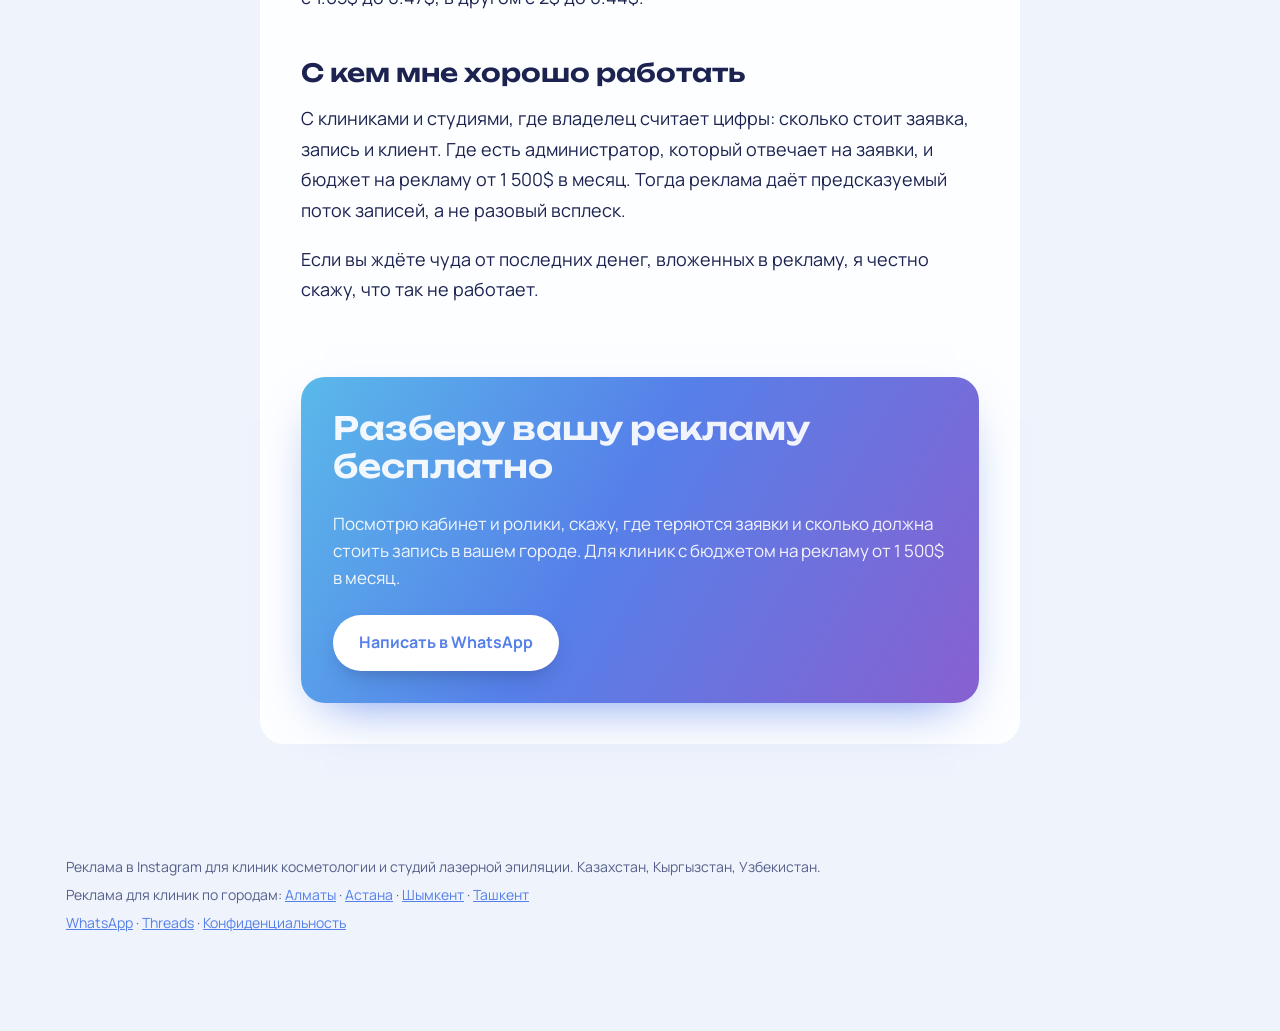
<file: about/index.html>
<!doctype html>
<html lang="ru">
<head>
<meta charset="utf-8">
<meta name="viewport" content="width=device-width, initial-scale=1">
<title>Обо мне — Влад Михальченко, таргетолог для клиник</title>
<meta name="description" content="Кто я, с какими клиниками работаю и как устроена работа: реклама, ролики, аналитика по каждому ролику и сверка с CRM.">
<link rel="canonical" href="https://vladtarget.com/about/">

<meta property="og:type" content="website">
<meta property="og:title" content="Обо мне — Влад Михальченко, таргетолог для клиник">
<meta property="og:description" content="Кто я, с какими клиниками работаю и как устроена работа: реклама, ролики, аналитика по каждому ролику и сверка с CRM.">
<meta property="og:url" content="https://vladtarget.com/about/">
<meta property="og:site_name" content="Влад Михальченко — реклама для клиник">
<meta property="og:locale" content="ru_RU">
<meta property="og:image" content="https://vladtarget.com/og.jpg">
<meta property="og:image:width" content="1200">
<meta property="og:image:height" content="630">
<meta name="twitter:card" content="summary_large_image">
<link rel="icon" href="/favicon.svg" type="image/svg+xml">
<link rel="preconnect" href="https://fonts.googleapis.com"><link rel="preconnect" href="https://fonts.gstatic.com" crossorigin>
<link rel="stylesheet" href="https://fonts.googleapis.com/css2?family=Manrope:wght@400;500;600;700;800&family=Unbounded:wght@500;600;700&display=swap">
<link rel="stylesheet" href="/style.css">
<script type="application/ld+json">{"@context": "https://schema.org", "@type": "Person", "name": "Влад Михальченко", "url": "https://vladtarget.com/about/", "jobTitle": "Таргетолог Meta (Instagram, Facebook)", "sameAs": ["https://www.threads.net/@vlad_lh"]}</script>
<script async src="https://www.googletagmanager.com/gtag/js?id=GTM-PFRWXSH4"></script>
<script>window.dataLayer=window.dataLayer||[];function gtag(){dataLayer.push(arguments);}gtag('js',new Date());gtag('config','GTM-PFRWXSH4');</script>
<script>(function(m,e,t,r,i,k,a){m[i]=m[i]||function(){(m[i].a=m[i].a||[]).push(arguments)};m[i].l=1*new Date();
for(var j=0;j<document.scripts.length;j++){if(document.scripts[j].src===r){return;}}
k=e.createElement(t),a=e.getElementsByTagName(t)[0],k.async=1,k.src=r,a.parentNode.insertBefore(k,a)})(window,document,'script','https://mc.yandex.ru/metrika/tag.js?id=114109129','ym');
ym(114109129,'init',{ssr:true,webvisor:true,clickmap:true,referrer:document.referrer,url:location.href,accurateTrackBounce:true,trackLinks:true});
document.addEventListener('click',function(e){var a=e.target.closest&&e.target.closest('a[href*="wa.me/"]');if(a){ym(114109129,'reachGoal','whatsapp');if(window.gtag){gtag('event','conversion',{'send_to':'AW-18560167496/_smRCJfdvrMdEMjclpJF'});}}});</script>
<noscript><div><img src="https://mc.yandex.ru/watch/114109129" style="position:absolute;left:-9999px" alt=""></div></noscript>
</head>
<body>
<header class="top"><div class="wrap">
  <a class="logo" href="/">Влад Михальченко</a>
  <nav><a class="nav-home" href="/blog/">Блог</a><a href="/about/">Обо мне</a><a class="nav-cta" href="https://wa.me/77712825889?text=Привет%2C+прочитал+статью+в+блоге%2C+хочу+обсудить+рекламу" rel="noopener" target="_blank">Написать</a></nav>
</div></header>
<main class="wrap">
<article class="post"><h1>Обо мне</h1><div class="content"><p>Меня зовут Влад. 7 лет веду рекламу в Instagram для студий лазерной эпиляции и клиник косметологии в Казахстане, Кыргызстане и Узбекистане.</p>
<h2 id="как-я-пришёл-в-эту-нишу">Как я пришёл в эту нишу</h2>
<p>Одним из первых моих клиентов была студия лазерной эпиляции. Я был у неё вторым таргетологом и работал параллельно с другим: кто даст результат, тот и остаётся. Я нашёл ролик, который выиграл этот тест. Он приводил клиентов около пяти лет, и в некоторых городах его запускают до сих пор.</p>
<p>Студия выросла: открылась в других городах, потом начала продавать франшизу. Каждую новую точку передавали мне. Так одна студия стала сетью из 70 точек в 30 городах, а у меня в какой-то момент было 25 проектов одновременно.</p>
<h2 id="что-я-понял-за-эти-годы">Что я понял за эти годы</h2>
<ul><li><strong>Работающую рекламу можно переносить из города в город.</strong> Ролик и акцию, которые зашли в одном городе, я сразу запускал в следующем. Так новые точки получали заявки с первых дней.</li><li><strong>Удачную акцию копирует весь рынок.</strong> Акцию «4 зоны за 4 000» в Казахстане придумал я, она работала годами. Потом её запустили все студии, и она перестала выделяться. Отличаться приходится постоянно.</li><li><strong>Реклама выгорает, если её не обновлять.</strong> Когда проектов стало много, у меня не хватало времени регулярно делать новые ролики, и заявки дорожали. Теперь новые ролики идут каждые 1–2 недели, не дожидаясь просадки.</li><li><strong>Цена заявки — не главная цифра.</strong> Важно, сколько людей продолжают разговор и сколько из них записываются.</li></ul>
<h2 id="как-я-работаю-сейчас">Как я работаю сейчас</h2>
<p>Я и собственная система аналитики на ИИ. Она позволяет делать то, на что раньше не хватало рук:</p>
<ul><li>монтирую ролики из ваших материалов или по готовому ТЗ на час съёмки;</li><li>по каждому ролику вижу, сколько людей продолжают диалог, а не только цену заявки;</li><li>сверяю заявки из Instagram с вашей CRM и считаю цену записи;</li><li>раз в несколько дней присылаю короткий отчёт с цифрами и тем, что меняю дальше.</li></ul>
<p>Когда я подключился к сети в Узбекистане после другого таргетолога, заявки при том же бюджете и тех же акциях подешевели в 2–4 раза: в одном городе с 1.65$ до 0.47$, в другом с 2$ до 0.44$.</p>
<h2 id="с-кем-мне-хорошо-работать">С кем мне хорошо работать</h2>
<p>С клиниками и студиями, где владелец считает цифры: сколько стоит заявка, запись и клиент. Где есть администратор, который отвечает на заявки, и бюджет на рекламу от 1 500$ в месяц. Тогда реклама даёт предсказуемый поток записей, а не разовый всплеск.</p>
<p>Если вы ждёте чуда от последних денег, вложенных в рекламу, я честно скажу, что так не работает.</p></div><aside class="cta">
  <p class="cta-title">Разберу вашу рекламу бесплатно</p>
  <p>Посмотрю кабинет и ролики, скажу, где теряются заявки и сколько должна стоить запись в вашем городе. Для клиник с бюджетом на рекламу от 1 500$ в месяц.</p>
  <a class="btn" href="https://wa.me/77712825889?text=Привет%2C+прочитал+статью+в+блоге%2C+хочу+обсудить+рекламу" rel="noopener" target="_blank">Написать в WhatsApp</a>
</aside></article>
</main>
<a class="wa-float" href="https://wa.me/77712825889?text=Привет%2C+прочитал+статью+в+блоге%2C+хочу+обсудить+рекламу" rel="noopener" target="_blank" aria-label="Написать в WhatsApp"><svg viewBox="0 0 32 32" width="28" height="28" aria-hidden="true"><path fill="currentColor" d="M16 3C9 3 3.3 8.6 3.3 15.6c0 2.5.7 4.8 1.9 6.8L3 29l6.8-2.1c1.9 1 4 1.6 6.2 1.6 7 0 12.7-5.6 12.7-12.6S23 3 16 3zm0 23.1c-2 0-3.9-.6-5.5-1.6l-.4-.2-4 1.2 1.3-3.9-.3-.4c-1.1-1.7-1.7-3.6-1.7-5.6C5.4 9.8 10.1 5.2 16 5.2s10.6 4.6 10.6 10.4S21.9 26.1 16 26.1zm5.8-7.8c-.3-.2-1.9-.9-2.2-1-.3-.1-.5-.2-.7.2-.2.3-.8 1-1 1.2-.2.2-.4.2-.7.1-.3-.2-1.3-.5-2.5-1.5-.9-.8-1.5-1.8-1.7-2.1-.2-.3 0-.5.1-.6l.5-.6c.2-.2.2-.3.3-.5.1-.2.1-.4 0-.6l-1-2.4c-.3-.6-.5-.5-.7-.5h-.6c-.2 0-.6.1-.9.4-.3.3-1.2 1.1-1.2 2.7s1.2 3.1 1.4 3.3c.2.2 2.4 3.6 5.7 5 .8.3 1.4.5 1.9.7.8.3 1.5.2 2.1.1.6-.1 1.9-.8 2.2-1.5.3-.7.3-1.3.2-1.5-.1-.1-.3-.2-.6-.3z"/></svg><span>Написать</span></a>
<footer class="foot"><div class="wrap">
  <p>Реклама в Instagram для клиник косметологии и студий лазерной эпиляции. Казахстан, Кыргызстан, Узбекистан.</p>
  <p>Реклама для клиник по городам: <a href="/almaty/">Алматы</a> · <a href="/astana/">Астана</a> · <a href="/shymkent/">Шымкент</a> · <a href="/tashkent/">Ташкент</a></p>
  <p><a href="https://wa.me/77712825889?text=Привет%2C+прочитал+статью+в+блоге%2C+хочу+обсудить+рекламу" rel="noopener" target="_blank">WhatsApp</a> · <a href="https://www.threads.net/@vlad_lh" rel="noopener" target="_blank">Threads</a> · <a href="/privacy/">Конфиденциальность</a></p>
</div></footer>
</body>
</html>
</file>
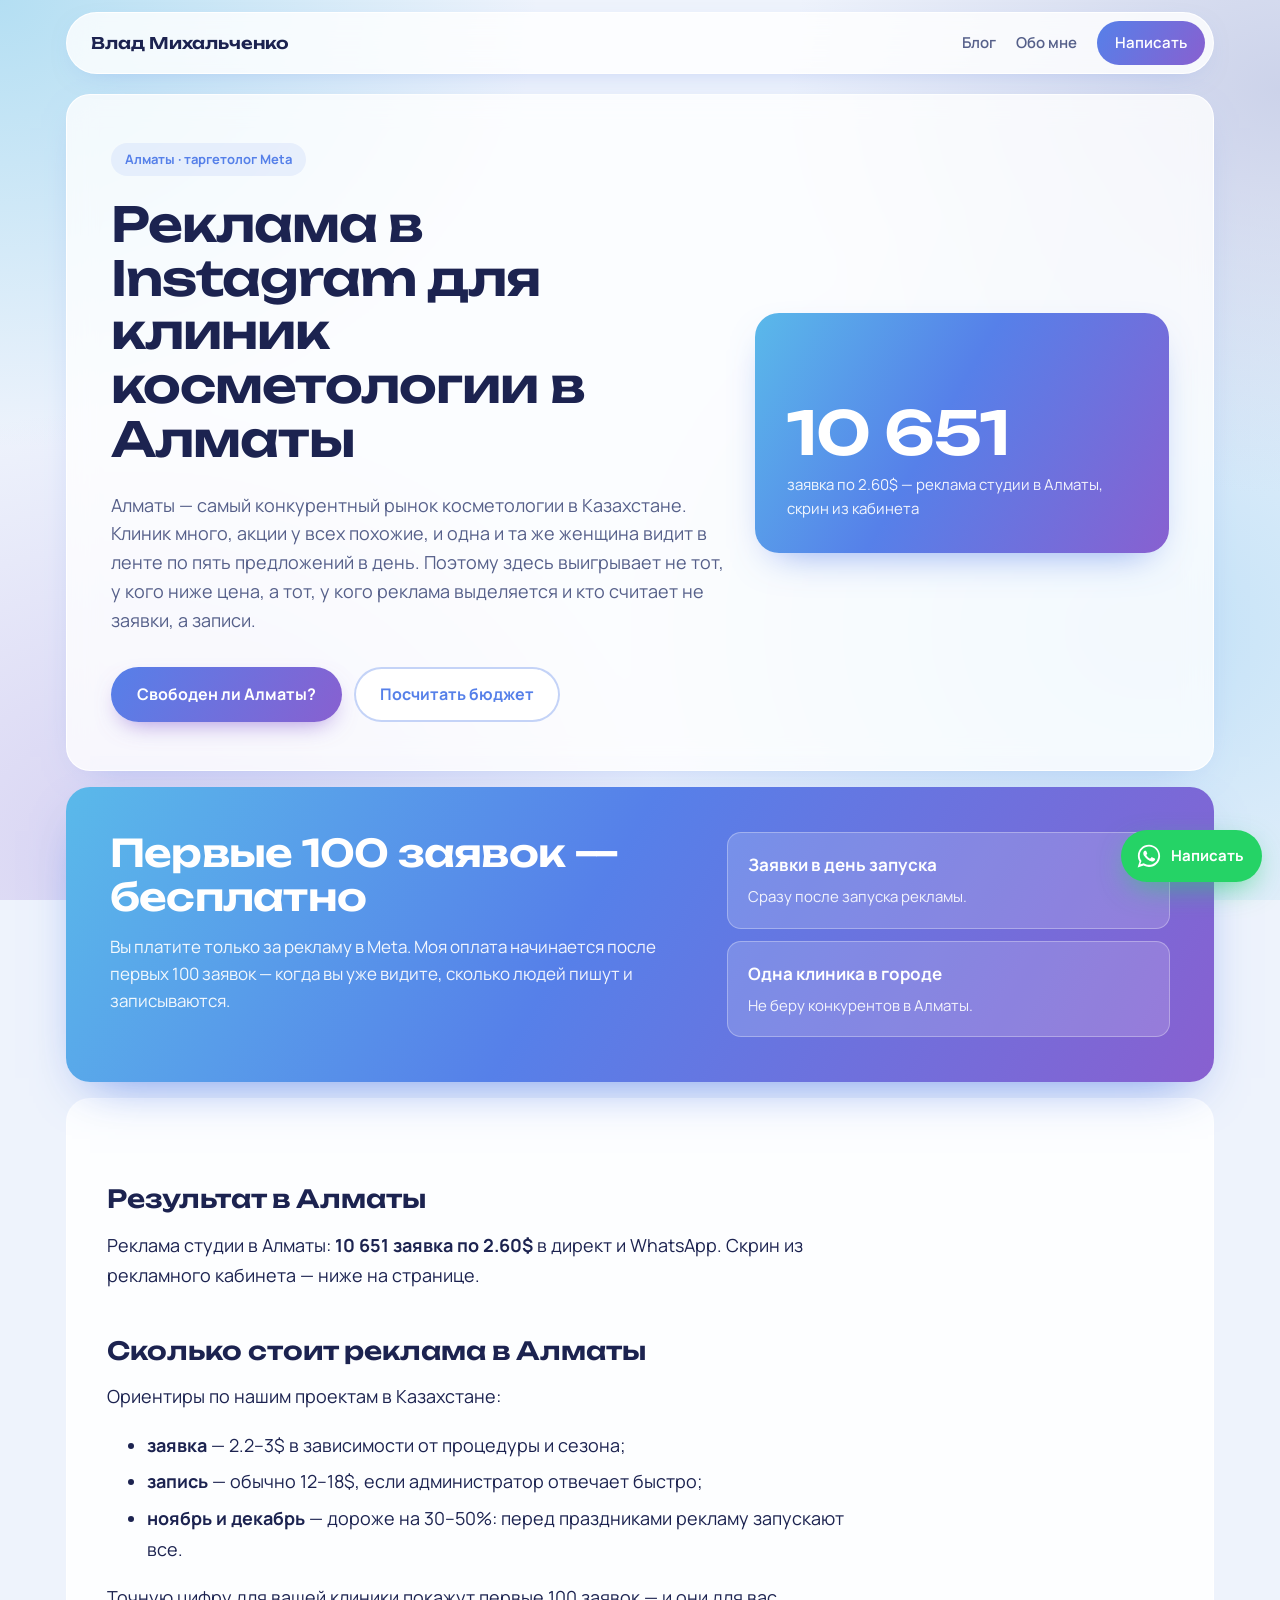
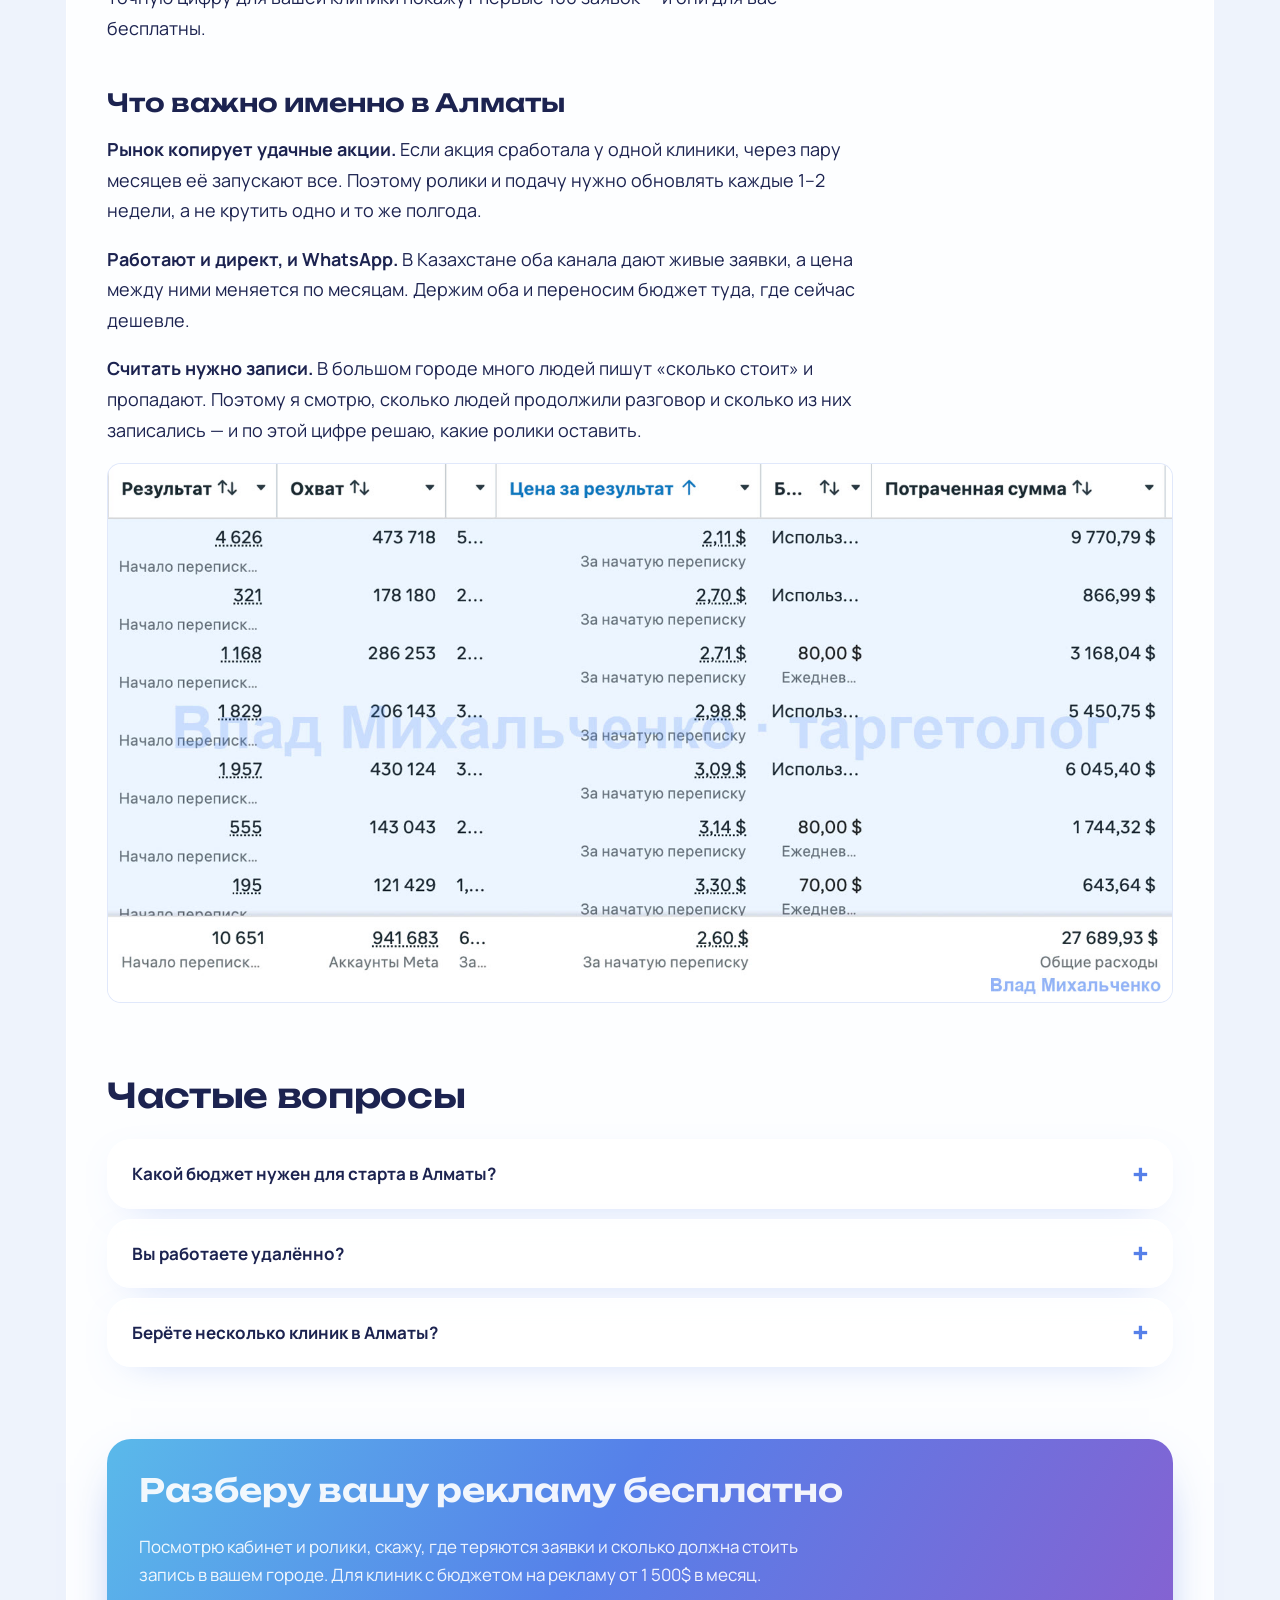
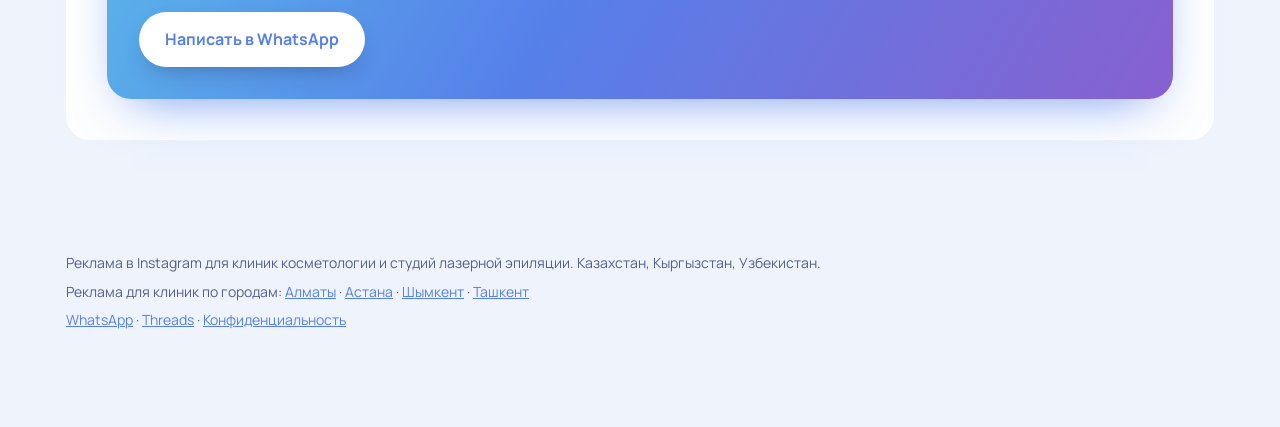
<file: almaty/index.html>
<!doctype html>
<html lang="ru">
<head>
<meta charset="utf-8">
<meta name="viewport" content="width=device-width, initial-scale=1">
<title>Таргетолог для клиник косметологии в Алматы — реклама в Instagram</title>
<meta name="description" content="Реклама в Instagram для клиник косметологии и студий лазерной эпиляции в Алматы. 10 651 заявка по 2.60$ в одном городе, первые 100 заявок бесплатно.">
<link rel="canonical" href="https://vladtarget.com/almaty/">

<meta property="og:type" content="website">
<meta property="og:title" content="Таргетолог для клиник косметологии в Алматы — реклама в Instagram">
<meta property="og:description" content="Реклама в Instagram для клиник косметологии и студий лазерной эпиляции в Алматы. 10 651 заявка по 2.60$ в одном городе, первые 100 заявок бесплатно.">
<meta property="og:url" content="https://vladtarget.com/almaty/">
<meta property="og:site_name" content="Влад Михальченко — реклама для клиник">
<meta property="og:locale" content="ru_RU">
<meta property="og:image" content="https://vladtarget.com/og.jpg">
<meta property="og:image:width" content="1200">
<meta property="og:image:height" content="630">
<meta name="twitter:card" content="summary_large_image">
<link rel="icon" href="/favicon.svg" type="image/svg+xml">
<link rel="preconnect" href="https://fonts.googleapis.com"><link rel="preconnect" href="https://fonts.gstatic.com" crossorigin>
<link rel="stylesheet" href="https://fonts.googleapis.com/css2?family=Manrope:wght@400;500;600;700;800&family=Unbounded:wght@500;600;700&display=swap">
<link rel="stylesheet" href="/style.css">
<script type="application/ld+json">{"@context": "https://schema.org", "@type": "Service", "name": "Реклама в Instagram для клиник косметологии в Алматы", "serviceType": "Реклама в Instagram для клиник косметологии", "areaServed": {"@type": "City", "name": "Алматы"}, "provider": {"@type": "Person", "name": "Влад Михальченко", "url": "https://vladtarget.com/about/", "jobTitle": "Таргетолог Meta (Instagram, Facebook)", "sameAs": ["https://www.threads.net/@vlad_lh"]}, "url": "https://vladtarget.com/almaty/", "description": "Реклама в Instagram для клиник косметологии и студий лазерной эпиляции в Алматы. 10 651 заявка по 2.60$ в одном городе, первые 100 заявок бесплатно."}</script><script type="application/ld+json">{"@context": "https://schema.org", "@type": "BreadcrumbList", "itemListElement": [{"@type": "ListItem", "position": 1, "name": "Главная", "item": "https://vladtarget.com/"}, {"@type": "ListItem", "position": 2, "name": "Алматы", "item": "https://vladtarget.com/almaty/"}]}</script><script type="application/ld+json">{"@context": "https://schema.org", "@type": "FAQPage", "mainEntity": [{"@type": "Question", "name": "Какой бюджет нужен для старта в Алматы?", "acceptedAnswer": {"@type": "Answer", "text": "Для теста хватит 15–20$ в день. Чтобы реклама давала стабильный поток записей в клинику с несколькими косметологами, ориентир — от 1 500$ в месяц."}}, {"@type": "Question", "name": "Вы работаете удалённо?", "acceptedAnswer": {"@type": "Answer", "text": "Да. Созвоны, отчёты и вся работа — онлайн. Вам не нужно никуда ехать: от вас материалы для роликов и администратор, который отвечает на заявки."}}, {"@type": "Question", "name": "Берёте несколько клиник в Алматы?", "acceptedAnswer": {"@type": "Answer", "text": "Нет, работаю с одной клиникой в направлении на город — иначе пришлось бы делить между вами одну аудиторию. Напишите, и я скажу, свободно ли место."}}]}</script>
<script async src="https://www.googletagmanager.com/gtag/js?id=GTM-PFRWXSH4"></script>
<script>window.dataLayer=window.dataLayer||[];function gtag(){dataLayer.push(arguments);}gtag('js',new Date());gtag('config','GTM-PFRWXSH4');</script>
<script>(function(m,e,t,r,i,k,a){m[i]=m[i]||function(){(m[i].a=m[i].a||[]).push(arguments)};m[i].l=1*new Date();
for(var j=0;j<document.scripts.length;j++){if(document.scripts[j].src===r){return;}}
k=e.createElement(t),a=e.getElementsByTagName(t)[0],k.async=1,k.src=r,a.parentNode.insertBefore(k,a)})(window,document,'script','https://mc.yandex.ru/metrika/tag.js?id=114109129','ym');
ym(114109129,'init',{ssr:true,webvisor:true,clickmap:true,referrer:document.referrer,url:location.href,accurateTrackBounce:true,trackLinks:true});
document.addEventListener('click',function(e){var a=e.target.closest&&e.target.closest('a[href*="wa.me/"]');if(a){ym(114109129,'reachGoal','whatsapp');if(window.gtag){gtag('event','conversion',{'send_to':'AW-18560167496/_smRCJfdvrMdEMjclpJF'});}}});</script>
<noscript><div><img src="https://mc.yandex.ru/watch/114109129" style="position:absolute;left:-9999px" alt=""></div></noscript>
</head>
<body>
<header class="top"><div class="wrap">
  <a class="logo" href="/">Влад Михальченко</a>
  <nav><a class="nav-home" href="/blog/">Блог</a><a href="/about/">Обо мне</a><a class="nav-cta" href="https://wa.me/77712825889?text=Привет%2C+прочитал+статью+в+блоге%2C+хочу+обсудить+рекламу" rel="noopener" target="_blank">Написать</a></nav>
</div></header>
<main class="wrap">
<section class="tile hero-grid city-hero">
  <div class="hero-main">
    <p class="pill">Алматы · таргетолог Meta</p>
    <h1>Реклама в Instagram для клиник косметологии в Алматы</h1>
    <p class="lead">Алматы — самый конкурентный рынок косметологии в Казахстане. Клиник много, акции у всех похожие, и одна и та же женщина видит в ленте по пять предложений в день. Поэтому здесь выигрывает не тот, у кого ниже цена, а тот, у кого реклама выделяется и кто считает не заявки, а записи.</p>
    <p class="hero-actions"><a class="btn" href="https://wa.me/77712825889?text=Привет%2C+прочитал+статью+в+блоге%2C+хочу+обсудить+рекламу" rel="noopener" target="_blank">Свободен ли Алматы?</a><a class="btn btn-dark" href="/#calc">Посчитать бюджет</a></p>
  </div>
  <div class="city-case"><b>10 651</b><span>заявка по 2.60$ — реклама студии в Алматы, скрин из кабинета</span></div>
</section>
<section class="tile tile-dark offer city-offer">
  <div class="offer-main">
    <h2>Первые 100 заявок — бесплатно</h2>
    <p>Вы платите только за рекламу в Meta. Моя оплата начинается после первых 100 заявок — когда вы уже видите, сколько людей пишут и записываются.</p>
  </div>
  <ul class="offer-list">
    <li><b>Заявки в день запуска</b><span>Сразу после запуска рекламы.</span></li>
    <li><b>Одна клиника в городе</b><span>Не беру конкурентов в Алматы.</span></li>
  </ul>
</section>
<article class="post city-body">
<div class="content">
<h2 id="результат-в-алматы">Результат в Алматы</h2>
<p>Реклама студии в Алматы: <strong>10 651 заявка по 2.60$</strong> в директ и WhatsApp. Скрин из рекламного кабинета — ниже на странице.</p>
<h2 id="сколько-стоит-реклама-в-алматы">Сколько стоит реклама в Алматы</h2>
<p>Ориентиры по нашим проектам в Казахстане:</p>
<ul><li><strong>заявка</strong> — 2.2–3$ в зависимости от процедуры и сезона;</li><li><strong>запись</strong> — обычно 12–18$, если администратор отвечает быстро;</li><li><strong>ноябрь и декабрь</strong> — дороже на 30–50%: перед праздниками рекламу запускают все.</li></ul>
<p>Точную цифру для вашей клиники покажут первые 100 заявок — и они для вас бесплатны.</p>
<h2 id="что-важно-именно-в-алматы">Что важно именно в Алматы</h2>
<p><strong>Рынок копирует удачные акции.</strong> Если акция сработала у одной клиники, через пару месяцев её запускают все. Поэтому ролики и подачу нужно обновлять каждые 1–2 недели, а не крутить одно и то же полгода.</p>
<p><strong>Работают и директ, и WhatsApp.</strong> В Казахстане оба канала дают живые заявки, а цена между ними меняется по месяцам. Держим оба и переносим бюджет туда, где сейчас дешевле.</p>
<p><strong>Считать нужно записи.</strong> В большом городе много людей пишут «сколько стоит» и пропадают. Поэтому я смотрю, сколько людей продолжили разговор и сколько из них записались — и по этой цифре решаю, какие ролики оставить.</p>
</div>
<div class="shot city-shot"><img src="/cases/almaty.jpg" alt="Статистика рекламного кабинета: заявка по 2.60$ — реклама студии в Алматы, скрин из кабинета" loading="lazy"></div>
<h2 class="h2">Частые вопросы</h2>
<section class="faq"><details class="tile"><summary>Какой бюджет нужен для старта в Алматы?</summary><p>Для теста хватит 15–20$ в день. Чтобы реклама давала стабильный поток записей в клинику с несколькими косметологами, ориентир — от 1 500$ в месяц.</p></details><details class="tile"><summary>Вы работаете удалённо?</summary><p>Да. Созвоны, отчёты и вся работа — онлайн. Вам не нужно никуда ехать: от вас материалы для роликов и администратор, который отвечает на заявки.</p></details><details class="tile"><summary>Берёте несколько клиник в Алматы?</summary><p>Нет, работаю с одной клиникой в направлении на город — иначе пришлось бы делить между вами одну аудиторию. Напишите, и я скажу, свободно ли место.</p></details></section>
<aside class="cta">
  <p class="cta-title">Разберу вашу рекламу бесплатно</p>
  <p>Посмотрю кабинет и ролики, скажу, где теряются заявки и сколько должна стоить запись в вашем городе. Для клиник с бюджетом на рекламу от 1 500$ в месяц.</p>
  <a class="btn" href="https://wa.me/77712825889?text=Привет%2C+прочитал+статью+в+блоге%2C+хочу+обсудить+рекламу" rel="noopener" target="_blank">Написать в WhatsApp</a>
</aside>
</article>
</main>
<a class="wa-float" href="https://wa.me/77712825889?text=Привет%2C+прочитал+статью+в+блоге%2C+хочу+обсудить+рекламу" rel="noopener" target="_blank" aria-label="Написать в WhatsApp"><svg viewBox="0 0 32 32" width="28" height="28" aria-hidden="true"><path fill="currentColor" d="M16 3C9 3 3.3 8.6 3.3 15.6c0 2.5.7 4.8 1.9 6.8L3 29l6.8-2.1c1.9 1 4 1.6 6.2 1.6 7 0 12.7-5.6 12.7-12.6S23 3 16 3zm0 23.1c-2 0-3.9-.6-5.5-1.6l-.4-.2-4 1.2 1.3-3.9-.3-.4c-1.1-1.7-1.7-3.6-1.7-5.6C5.4 9.8 10.1 5.2 16 5.2s10.6 4.6 10.6 10.4S21.9 26.1 16 26.1zm5.8-7.8c-.3-.2-1.9-.9-2.2-1-.3-.1-.5-.2-.7.2-.2.3-.8 1-1 1.2-.2.2-.4.2-.7.1-.3-.2-1.3-.5-2.5-1.5-.9-.8-1.5-1.8-1.7-2.1-.2-.3 0-.5.1-.6l.5-.6c.2-.2.2-.3.3-.5.1-.2.1-.4 0-.6l-1-2.4c-.3-.6-.5-.5-.7-.5h-.6c-.2 0-.6.1-.9.4-.3.3-1.2 1.1-1.2 2.7s1.2 3.1 1.4 3.3c.2.2 2.4 3.6 5.7 5 .8.3 1.4.5 1.9.7.8.3 1.5.2 2.1.1.6-.1 1.9-.8 2.2-1.5.3-.7.3-1.3.2-1.5-.1-.1-.3-.2-.6-.3z"/></svg><span>Написать</span></a>
<footer class="foot"><div class="wrap">
  <p>Реклама в Instagram для клиник косметологии и студий лазерной эпиляции. Казахстан, Кыргызстан, Узбекистан.</p>
  <p>Реклама для клиник по городам: <a href="/almaty/">Алматы</a> · <a href="/astana/">Астана</a> · <a href="/shymkent/">Шымкент</a> · <a href="/tashkent/">Ташкент</a></p>
  <p><a href="https://wa.me/77712825889?text=Привет%2C+прочитал+статью+в+блоге%2C+хочу+обсудить+рекламу" rel="noopener" target="_blank">WhatsApp</a> · <a href="https://www.threads.net/@vlad_lh" rel="noopener" target="_blank">Threads</a> · <a href="/privacy/">Конфиденциальность</a></p>
</div></footer>
</body>
</html>
</file>
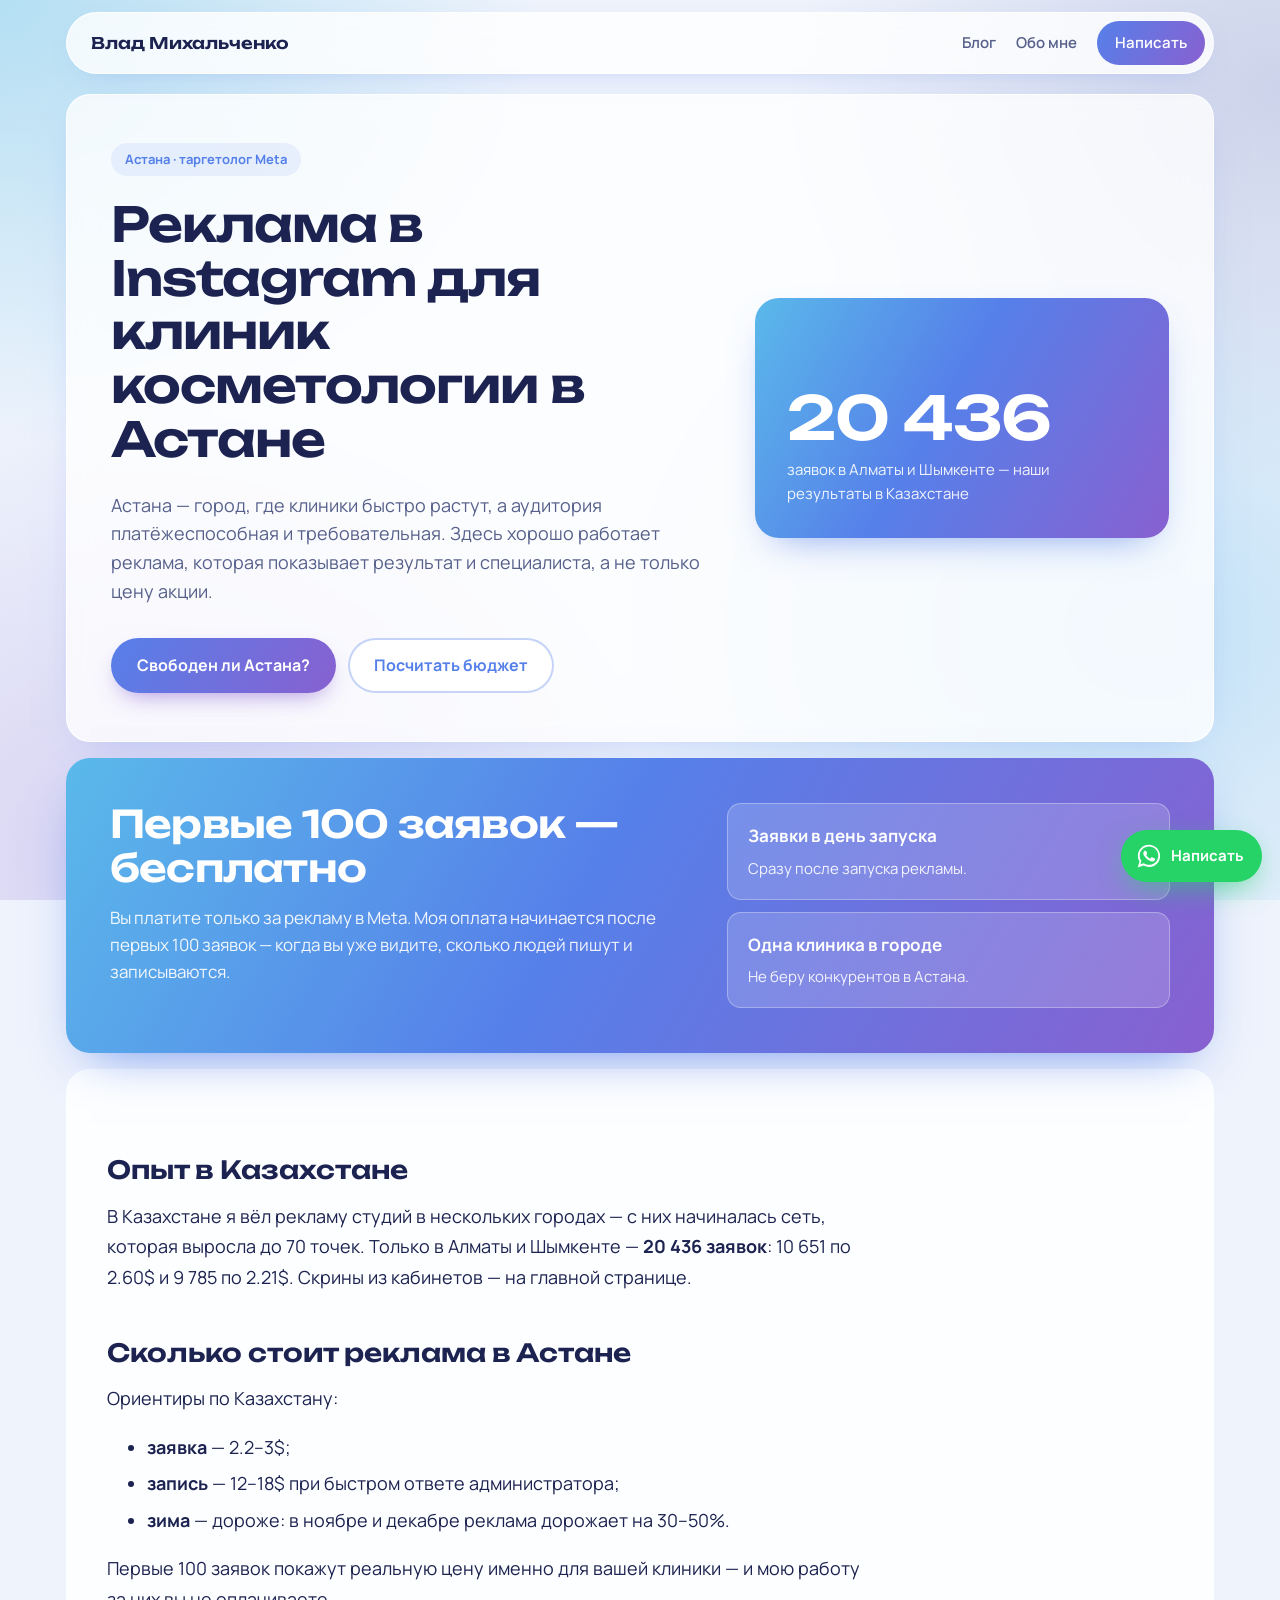
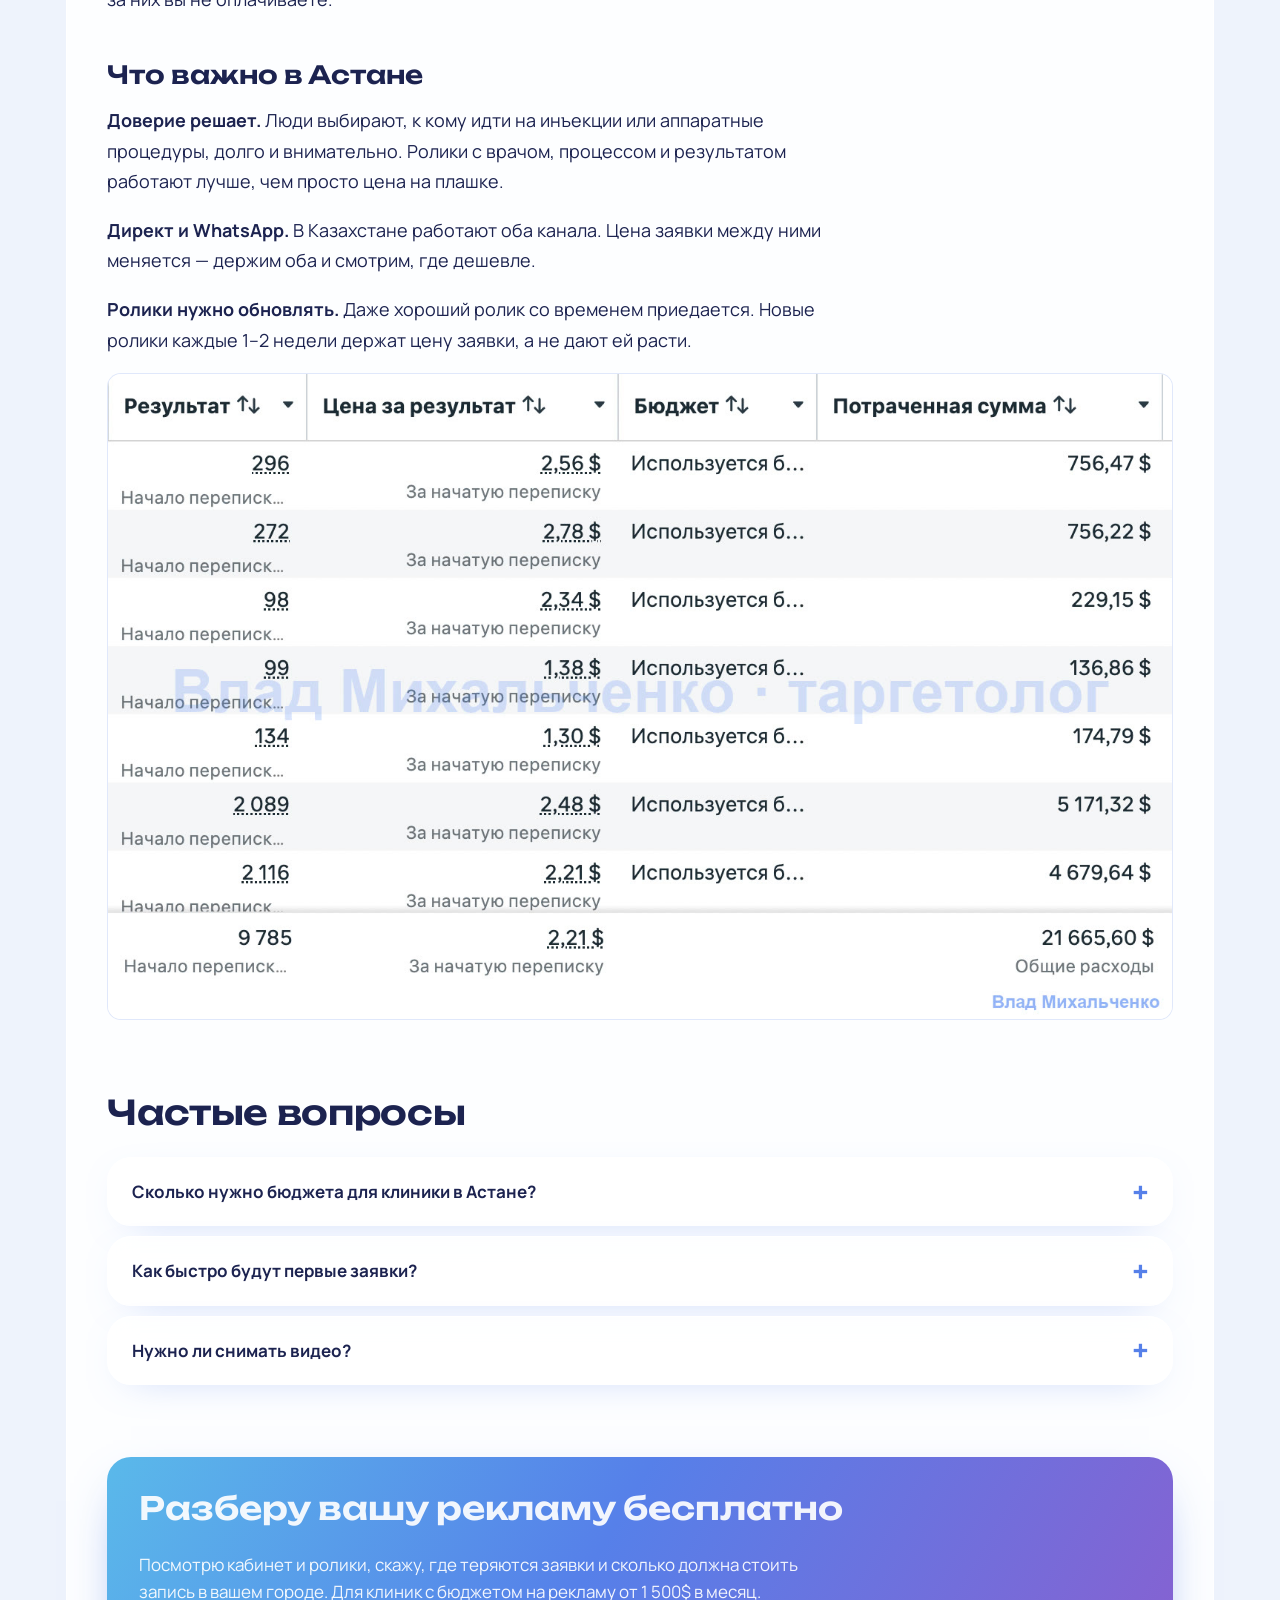
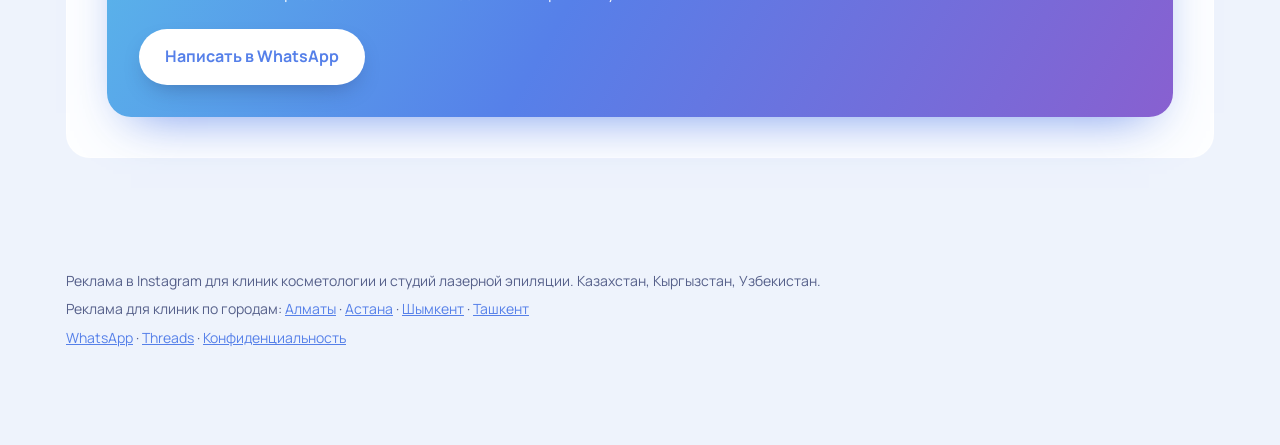
<file: astana/index.html>
<!doctype html>
<html lang="ru">
<head>
<meta charset="utf-8">
<meta name="viewport" content="width=device-width, initial-scale=1">
<title>Таргетолог для клиник косметологии в Астане — реклама в Instagram</title>
<meta name="description" content="Реклама в Instagram для клиник косметологии и студий лазерной эпиляции в Астане. Опыт в Казахстане: десятки тысяч заявок, первые 100 заявок бесплатно.">
<link rel="canonical" href="https://vladtarget.com/astana/">

<meta property="og:type" content="website">
<meta property="og:title" content="Таргетолог для клиник косметологии в Астане — реклама в Instagram">
<meta property="og:description" content="Реклама в Instagram для клиник косметологии и студий лазерной эпиляции в Астане. Опыт в Казахстане: десятки тысяч заявок, первые 100 заявок бесплатно.">
<meta property="og:url" content="https://vladtarget.com/astana/">
<meta property="og:site_name" content="Влад Михальченко — реклама для клиник">
<meta property="og:locale" content="ru_RU">
<meta property="og:image" content="https://vladtarget.com/og.jpg">
<meta property="og:image:width" content="1200">
<meta property="og:image:height" content="630">
<meta name="twitter:card" content="summary_large_image">
<link rel="icon" href="/favicon.svg" type="image/svg+xml">
<link rel="preconnect" href="https://fonts.googleapis.com"><link rel="preconnect" href="https://fonts.gstatic.com" crossorigin>
<link rel="stylesheet" href="https://fonts.googleapis.com/css2?family=Manrope:wght@400;500;600;700;800&family=Unbounded:wght@500;600;700&display=swap">
<link rel="stylesheet" href="/style.css">
<script type="application/ld+json">{"@context": "https://schema.org", "@type": "Service", "name": "Реклама в Instagram для клиник косметологии в Астане", "serviceType": "Реклама в Instagram для клиник косметологии", "areaServed": {"@type": "City", "name": "Астана"}, "provider": {"@type": "Person", "name": "Влад Михальченко", "url": "https://vladtarget.com/about/", "jobTitle": "Таргетолог Meta (Instagram, Facebook)", "sameAs": ["https://www.threads.net/@vlad_lh"]}, "url": "https://vladtarget.com/astana/", "description": "Реклама в Instagram для клиник косметологии и студий лазерной эпиляции в Астане. Опыт в Казахстане: десятки тысяч заявок, первые 100 заявок бесплатно."}</script><script type="application/ld+json">{"@context": "https://schema.org", "@type": "BreadcrumbList", "itemListElement": [{"@type": "ListItem", "position": 1, "name": "Главная", "item": "https://vladtarget.com/"}, {"@type": "ListItem", "position": 2, "name": "Астана", "item": "https://vladtarget.com/astana/"}]}</script><script type="application/ld+json">{"@context": "https://schema.org", "@type": "FAQPage", "mainEntity": [{"@type": "Question", "name": "Сколько нужно бюджета для клиники в Астане?", "acceptedAnswer": {"@type": "Answer", "text": "Для старта — 15–20$ в день. Для стабильного потока записей в клинику с несколькими специалистами — от 1 500$ в месяц."}}, {"@type": "Question", "name": "Как быстро будут первые заявки?", "acceptedAnswer": {"@type": "Answer", "text": "В день запуска. Первые выводы по роликам — через 7–14 дней, цена записи — когда наберётся хотя бы 100 заявок."}}, {"@type": "Question", "name": "Нужно ли снимать видео?", "acceptedAnswer": {"@type": "Answer", "text": "Специально — нет. Монтирую из того, что у вас уже есть, или даю ТЗ на час съёмки — этого хватает на несколько недель."}}]}</script>
<script async src="https://www.googletagmanager.com/gtag/js?id=GTM-PFRWXSH4"></script>
<script>window.dataLayer=window.dataLayer||[];function gtag(){dataLayer.push(arguments);}gtag('js',new Date());gtag('config','GTM-PFRWXSH4');</script>
<script>(function(m,e,t,r,i,k,a){m[i]=m[i]||function(){(m[i].a=m[i].a||[]).push(arguments)};m[i].l=1*new Date();
for(var j=0;j<document.scripts.length;j++){if(document.scripts[j].src===r){return;}}
k=e.createElement(t),a=e.getElementsByTagName(t)[0],k.async=1,k.src=r,a.parentNode.insertBefore(k,a)})(window,document,'script','https://mc.yandex.ru/metrika/tag.js?id=114109129','ym');
ym(114109129,'init',{ssr:true,webvisor:true,clickmap:true,referrer:document.referrer,url:location.href,accurateTrackBounce:true,trackLinks:true});
document.addEventListener('click',function(e){var a=e.target.closest&&e.target.closest('a[href*="wa.me/"]');if(a){ym(114109129,'reachGoal','whatsapp');if(window.gtag){gtag('event','conversion',{'send_to':'AW-18560167496/_smRCJfdvrMdEMjclpJF'});}}});</script>
<noscript><div><img src="https://mc.yandex.ru/watch/114109129" style="position:absolute;left:-9999px" alt=""></div></noscript>
</head>
<body>
<header class="top"><div class="wrap">
  <a class="logo" href="/">Влад Михальченко</a>
  <nav><a class="nav-home" href="/blog/">Блог</a><a href="/about/">Обо мне</a><a class="nav-cta" href="https://wa.me/77712825889?text=Привет%2C+прочитал+статью+в+блоге%2C+хочу+обсудить+рекламу" rel="noopener" target="_blank">Написать</a></nav>
</div></header>
<main class="wrap">
<section class="tile hero-grid city-hero">
  <div class="hero-main">
    <p class="pill">Астана · таргетолог Meta</p>
    <h1>Реклама в Instagram для клиник косметологии в Астане</h1>
    <p class="lead">Астана — город, где клиники быстро растут, а аудитория платёжеспособная и требовательная. Здесь хорошо работает реклама, которая показывает результат и специалиста, а не только цену акции.</p>
    <p class="hero-actions"><a class="btn" href="https://wa.me/77712825889?text=Привет%2C+прочитал+статью+в+блоге%2C+хочу+обсудить+рекламу" rel="noopener" target="_blank">Свободен ли Астана?</a><a class="btn btn-dark" href="/#calc">Посчитать бюджет</a></p>
  </div>
  <div class="city-case"><b>20 436</b><span>заявок в Алматы и Шымкенте — наши результаты в Казахстане</span></div>
</section>
<section class="tile tile-dark offer city-offer">
  <div class="offer-main">
    <h2>Первые 100 заявок — бесплатно</h2>
    <p>Вы платите только за рекламу в Meta. Моя оплата начинается после первых 100 заявок — когда вы уже видите, сколько людей пишут и записываются.</p>
  </div>
  <ul class="offer-list">
    <li><b>Заявки в день запуска</b><span>Сразу после запуска рекламы.</span></li>
    <li><b>Одна клиника в городе</b><span>Не беру конкурентов в Астана.</span></li>
  </ul>
</section>
<article class="post city-body">
<div class="content">
<h2 id="опыт-в-казахстане">Опыт в Казахстане</h2>
<p>В Казахстане я вёл рекламу студий в нескольких городах — с них начиналась сеть, которая выросла до 70 точек. Только в Алматы и Шымкенте — <strong>20 436 заявок</strong>: 10 651 по 2.60$ и 9 785 по 2.21$. Скрины из кабинетов — на главной странице.</p>
<h2 id="сколько-стоит-реклама-в-астане">Сколько стоит реклама в Астане</h2>
<p>Ориентиры по Казахстану:</p>
<ul><li><strong>заявка</strong> — 2.2–3$;</li><li><strong>запись</strong> — 12–18$ при быстром ответе администратора;</li><li><strong>зима</strong> — дороже: в ноябре и декабре реклама дорожает на 30–50%.</li></ul>
<p>Первые 100 заявок покажут реальную цену именно для вашей клиники — и мою работу за них вы не оплачиваете.</p>
<h2 id="что-важно-в-астане">Что важно в Астане</h2>
<p><strong>Доверие решает.</strong> Люди выбирают, к кому идти на инъекции или аппаратные процедуры, долго и внимательно. Ролики с врачом, процессом и результатом работают лучше, чем просто цена на плашке.</p>
<p><strong>Директ и WhatsApp.</strong> В Казахстане работают оба канала. Цена заявки между ними меняется — держим оба и смотрим, где дешевле.</p>
<p><strong>Ролики нужно обновлять.</strong> Даже хороший ролик со временем приедается. Новые ролики каждые 1–2 недели держат цену заявки, а не дают ей расти.</p>
</div>
<div class="shot city-shot"><img src="/cases/shymkent.jpg" alt="Статистика рекламного кабинета: заявок в Алматы и Шымкенте — наши результаты в Казахстане" loading="lazy"></div>
<h2 class="h2">Частые вопросы</h2>
<section class="faq"><details class="tile"><summary>Сколько нужно бюджета для клиники в Астане?</summary><p>Для старта — 15–20$ в день. Для стабильного потока записей в клинику с несколькими специалистами — от 1 500$ в месяц.</p></details><details class="tile"><summary>Как быстро будут первые заявки?</summary><p>В день запуска. Первые выводы по роликам — через 7–14 дней, цена записи — когда наберётся хотя бы 100 заявок.</p></details><details class="tile"><summary>Нужно ли снимать видео?</summary><p>Специально — нет. Монтирую из того, что у вас уже есть, или даю ТЗ на час съёмки — этого хватает на несколько недель.</p></details></section>
<aside class="cta">
  <p class="cta-title">Разберу вашу рекламу бесплатно</p>
  <p>Посмотрю кабинет и ролики, скажу, где теряются заявки и сколько должна стоить запись в вашем городе. Для клиник с бюджетом на рекламу от 1 500$ в месяц.</p>
  <a class="btn" href="https://wa.me/77712825889?text=Привет%2C+прочитал+статью+в+блоге%2C+хочу+обсудить+рекламу" rel="noopener" target="_blank">Написать в WhatsApp</a>
</aside>
</article>
</main>
<a class="wa-float" href="https://wa.me/77712825889?text=Привет%2C+прочитал+статью+в+блоге%2C+хочу+обсудить+рекламу" rel="noopener" target="_blank" aria-label="Написать в WhatsApp"><svg viewBox="0 0 32 32" width="28" height="28" aria-hidden="true"><path fill="currentColor" d="M16 3C9 3 3.3 8.6 3.3 15.6c0 2.5.7 4.8 1.9 6.8L3 29l6.8-2.1c1.9 1 4 1.6 6.2 1.6 7 0 12.7-5.6 12.7-12.6S23 3 16 3zm0 23.1c-2 0-3.9-.6-5.5-1.6l-.4-.2-4 1.2 1.3-3.9-.3-.4c-1.1-1.7-1.7-3.6-1.7-5.6C5.4 9.8 10.1 5.2 16 5.2s10.6 4.6 10.6 10.4S21.9 26.1 16 26.1zm5.8-7.8c-.3-.2-1.9-.9-2.2-1-.3-.1-.5-.2-.7.2-.2.3-.8 1-1 1.2-.2.2-.4.2-.7.1-.3-.2-1.3-.5-2.5-1.5-.9-.8-1.5-1.8-1.7-2.1-.2-.3 0-.5.1-.6l.5-.6c.2-.2.2-.3.3-.5.1-.2.1-.4 0-.6l-1-2.4c-.3-.6-.5-.5-.7-.5h-.6c-.2 0-.6.1-.9.4-.3.3-1.2 1.1-1.2 2.7s1.2 3.1 1.4 3.3c.2.2 2.4 3.6 5.7 5 .8.3 1.4.5 1.9.7.8.3 1.5.2 2.1.1.6-.1 1.9-.8 2.2-1.5.3-.7.3-1.3.2-1.5-.1-.1-.3-.2-.6-.3z"/></svg><span>Написать</span></a>
<footer class="foot"><div class="wrap">
  <p>Реклама в Instagram для клиник косметологии и студий лазерной эпиляции. Казахстан, Кыргызстан, Узбекистан.</p>
  <p>Реклама для клиник по городам: <a href="/almaty/">Алматы</a> · <a href="/astana/">Астана</a> · <a href="/shymkent/">Шымкент</a> · <a href="/tashkent/">Ташкент</a></p>
  <p><a href="https://wa.me/77712825889?text=Привет%2C+прочитал+статью+в+блоге%2C+хочу+обсудить+рекламу" rel="noopener" target="_blank">WhatsApp</a> · <a href="https://www.threads.net/@vlad_lh" rel="noopener" target="_blank">Threads</a> · <a href="/privacy/">Конфиденциальность</a></p>
</div></footer>
</body>
</html>
</file>
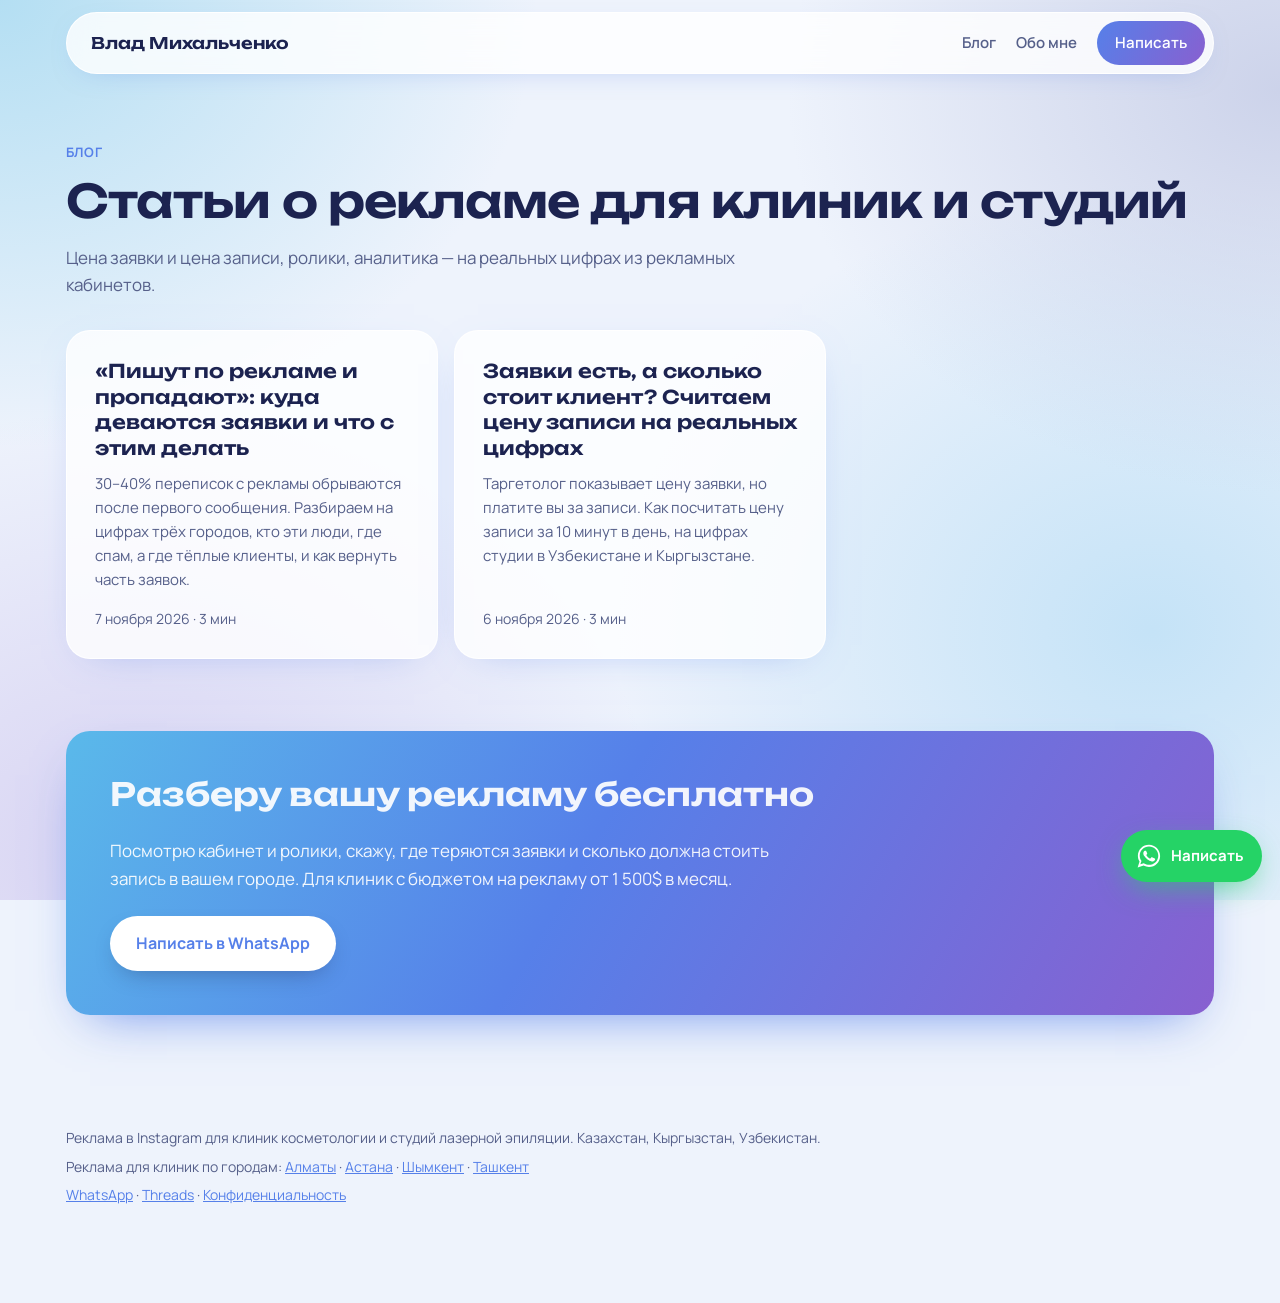
<file: blog/index.html>
<!doctype html>
<html lang="ru">
<head>
<meta charset="utf-8">
<meta name="viewport" content="width=device-width, initial-scale=1">
<title>Блог о рекламе в Instagram для клиник и студий — Влад Михальченко</title>
<meta name="description" content="Статьи о рекламе в Instagram для клиник косметологии и студий лазерной эпиляции: цена заявки и записи, ролики, аналитика.">
<link rel="canonical" href="https://vladtarget.com/blog/">

<meta property="og:type" content="website">
<meta property="og:title" content="Блог о рекламе в Instagram для клиник и студий — Влад Михальченко">
<meta property="og:description" content="Статьи о рекламе в Instagram для клиник косметологии и студий лазерной эпиляции: цена заявки и записи, ролики, аналитика.">
<meta property="og:url" content="https://vladtarget.com/blog/">
<meta property="og:site_name" content="Влад Михальченко — реклама для клиник">
<meta property="og:locale" content="ru_RU">
<meta property="og:image" content="https://vladtarget.com/og.jpg">
<meta property="og:image:width" content="1200">
<meta property="og:image:height" content="630">
<meta name="twitter:card" content="summary_large_image">
<link rel="icon" href="/favicon.svg" type="image/svg+xml">
<link rel="preconnect" href="https://fonts.googleapis.com"><link rel="preconnect" href="https://fonts.gstatic.com" crossorigin>
<link rel="stylesheet" href="https://fonts.googleapis.com/css2?family=Manrope:wght@400;500;600;700;800&family=Unbounded:wght@500;600;700&display=swap">
<link rel="stylesheet" href="/style.css">

<script async src="https://www.googletagmanager.com/gtag/js?id=GTM-PFRWXSH4"></script>
<script>window.dataLayer=window.dataLayer||[];function gtag(){dataLayer.push(arguments);}gtag('js',new Date());gtag('config','GTM-PFRWXSH4');</script>
<script>(function(m,e,t,r,i,k,a){m[i]=m[i]||function(){(m[i].a=m[i].a||[]).push(arguments)};m[i].l=1*new Date();
for(var j=0;j<document.scripts.length;j++){if(document.scripts[j].src===r){return;}}
k=e.createElement(t),a=e.getElementsByTagName(t)[0],k.async=1,k.src=r,a.parentNode.insertBefore(k,a)})(window,document,'script','https://mc.yandex.ru/metrika/tag.js?id=114109129','ym');
ym(114109129,'init',{ssr:true,webvisor:true,clickmap:true,referrer:document.referrer,url:location.href,accurateTrackBounce:true,trackLinks:true});
document.addEventListener('click',function(e){var a=e.target.closest&&e.target.closest('a[href*="wa.me/"]');if(a){ym(114109129,'reachGoal','whatsapp');if(window.gtag){gtag('event','conversion',{'send_to':'AW-18560167496/_smRCJfdvrMdEMjclpJF'});}}});</script>
<noscript><div><img src="https://mc.yandex.ru/watch/114109129" style="position:absolute;left:-9999px" alt=""></div></noscript>
</head>
<body>
<header class="top"><div class="wrap">
  <a class="logo" href="/">Влад Михальченко</a>
  <nav><a class="nav-home" href="/blog/">Блог</a><a href="/about/">Обо мне</a><a class="nav-cta" href="https://wa.me/77712825889?text=Привет%2C+прочитал+статью+в+блоге%2C+хочу+обсудить+рекламу" rel="noopener" target="_blank">Написать</a></nav>
</div></header>
<main class="wrap">
<section class="hero">
  <p class="eyebrow">Блог</p>
  <h1>Статьи о рекламе для клиник и студий</h1>
  <p>Цена заявки и цена записи, ролики, аналитика — на реальных цифрах из рекламных кабинетов.</p>
</section>
<ul class="cards"><li class="card"><a href="/blog/propadayut/">
  <h2>«Пишут по рекламе и пропадают»: куда деваются заявки и что с этим делать</h2><p>30–40% переписок с рекламы обрываются после первого сообщения. Разбираем на цифрах трёх городов, кто эти люди, где спам, а где тёплые клиенты, и как вернуть часть заявок.</p>
  <span class="meta">7 ноября 2026 · 3 мин</span></a></li><li class="card"><a href="/blog/cena-zapisi/">
  <h2>Заявки есть, а сколько стоит клиент? Считаем цену записи на реальных цифрах</h2><p>Таргетолог показывает цену заявки, но платите вы за записи. Как посчитать цену записи за 10 минут в день, на цифрах студии в Узбекистане и Кыргызстане.</p>
  <span class="meta">6 ноября 2026 · 3 мин</span></a></li></ul>
<aside class="cta">
  <p class="cta-title">Разберу вашу рекламу бесплатно</p>
  <p>Посмотрю кабинет и ролики, скажу, где теряются заявки и сколько должна стоить запись в вашем городе. Для клиник с бюджетом на рекламу от 1 500$ в месяц.</p>
  <a class="btn" href="https://wa.me/77712825889?text=Привет%2C+прочитал+статью+в+блоге%2C+хочу+обсудить+рекламу" rel="noopener" target="_blank">Написать в WhatsApp</a>
</aside>
</main>
<a class="wa-float" href="https://wa.me/77712825889?text=Привет%2C+прочитал+статью+в+блоге%2C+хочу+обсудить+рекламу" rel="noopener" target="_blank" aria-label="Написать в WhatsApp"><svg viewBox="0 0 32 32" width="28" height="28" aria-hidden="true"><path fill="currentColor" d="M16 3C9 3 3.3 8.6 3.3 15.6c0 2.5.7 4.8 1.9 6.8L3 29l6.8-2.1c1.9 1 4 1.6 6.2 1.6 7 0 12.7-5.6 12.7-12.6S23 3 16 3zm0 23.1c-2 0-3.9-.6-5.5-1.6l-.4-.2-4 1.2 1.3-3.9-.3-.4c-1.1-1.7-1.7-3.6-1.7-5.6C5.4 9.8 10.1 5.2 16 5.2s10.6 4.6 10.6 10.4S21.9 26.1 16 26.1zm5.8-7.8c-.3-.2-1.9-.9-2.2-1-.3-.1-.5-.2-.7.2-.2.3-.8 1-1 1.2-.2.2-.4.2-.7.1-.3-.2-1.3-.5-2.5-1.5-.9-.8-1.5-1.8-1.7-2.1-.2-.3 0-.5.1-.6l.5-.6c.2-.2.2-.3.3-.5.1-.2.1-.4 0-.6l-1-2.4c-.3-.6-.5-.5-.7-.5h-.6c-.2 0-.6.1-.9.4-.3.3-1.2 1.1-1.2 2.7s1.2 3.1 1.4 3.3c.2.2 2.4 3.6 5.7 5 .8.3 1.4.5 1.9.7.8.3 1.5.2 2.1.1.6-.1 1.9-.8 2.2-1.5.3-.7.3-1.3.2-1.5-.1-.1-.3-.2-.6-.3z"/></svg><span>Написать</span></a>
<footer class="foot"><div class="wrap">
  <p>Реклама в Instagram для клиник косметологии и студий лазерной эпиляции. Казахстан, Кыргызстан, Узбекистан.</p>
  <p>Реклама для клиник по городам: <a href="/almaty/">Алматы</a> · <a href="/astana/">Астана</a> · <a href="/shymkent/">Шымкент</a> · <a href="/tashkent/">Ташкент</a></p>
  <p><a href="https://wa.me/77712825889?text=Привет%2C+прочитал+статью+в+блоге%2C+хочу+обсудить+рекламу" rel="noopener" target="_blank">WhatsApp</a> · <a href="https://www.threads.net/@vlad_lh" rel="noopener" target="_blank">Threads</a> · <a href="/privacy/">Конфиденциальность</a></p>
</div></footer>
</body>
</html>
</file>
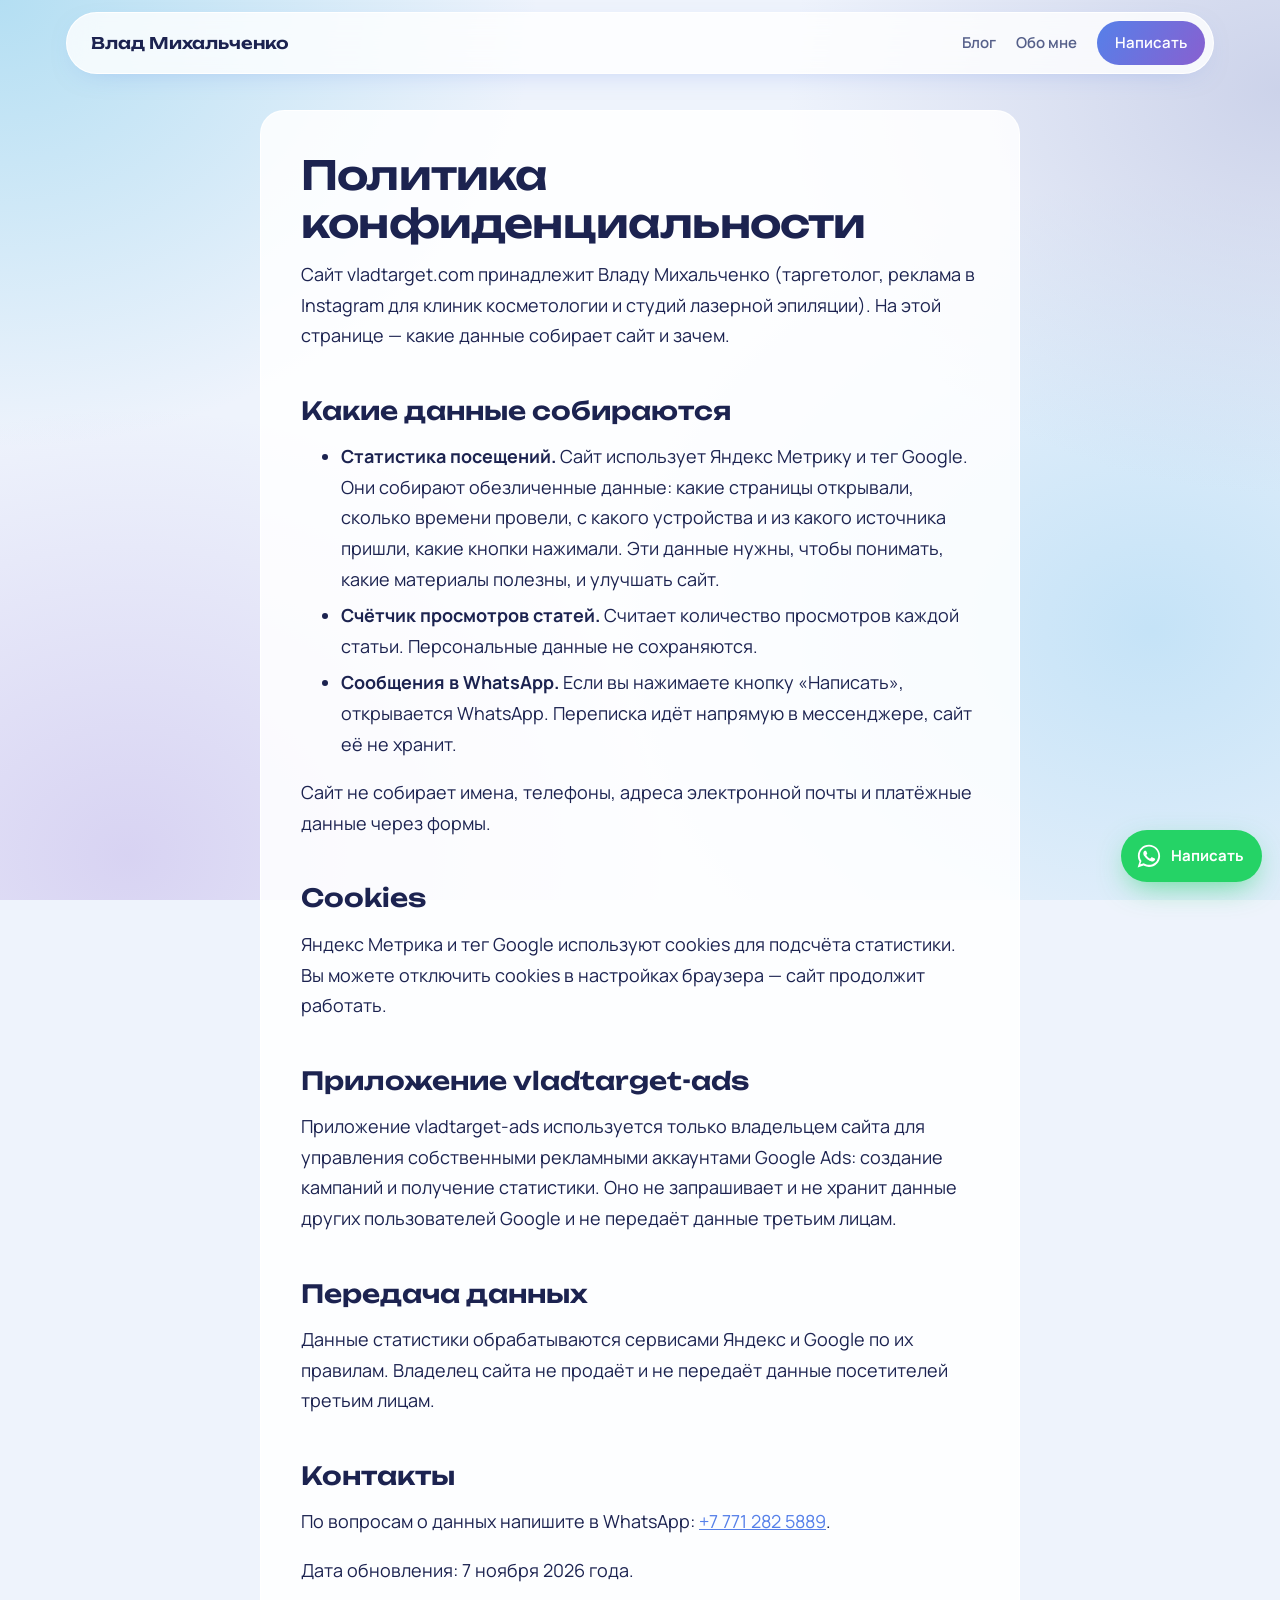
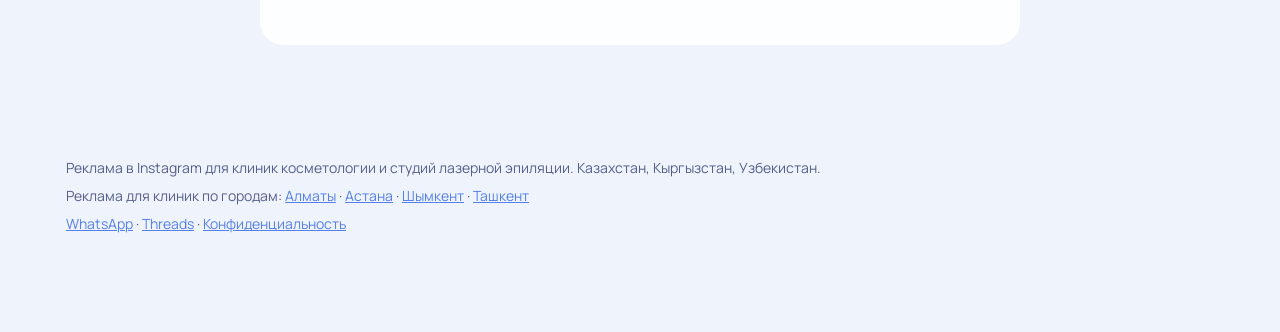
<file: privacy/index.html>
<!doctype html>
<html lang="ru">
<head>
<meta charset="utf-8">
<meta name="viewport" content="width=device-width, initial-scale=1">
<title>Политика конфиденциальности — vladtarget.com</title>
<meta name="description" content="Какие данные собирает сайт vladtarget.com и зачем.">
<link rel="canonical" href="https://vladtarget.com/privacy/">

<meta property="og:type" content="website">
<meta property="og:title" content="Политика конфиденциальности — vladtarget.com">
<meta property="og:description" content="Какие данные собирает сайт vladtarget.com и зачем.">
<meta property="og:url" content="https://vladtarget.com/privacy/">
<meta property="og:site_name" content="Влад Михальченко — реклама для клиник">
<meta property="og:locale" content="ru_RU">
<meta property="og:image" content="https://vladtarget.com/og.jpg">
<meta property="og:image:width" content="1200">
<meta property="og:image:height" content="630">
<meta name="twitter:card" content="summary_large_image">
<link rel="icon" href="/favicon.svg" type="image/svg+xml">
<link rel="preconnect" href="https://fonts.googleapis.com"><link rel="preconnect" href="https://fonts.gstatic.com" crossorigin>
<link rel="stylesheet" href="https://fonts.googleapis.com/css2?family=Manrope:wght@400;500;600;700;800&family=Unbounded:wght@500;600;700&display=swap">
<link rel="stylesheet" href="/style.css">

<script async src="https://www.googletagmanager.com/gtag/js?id=GTM-PFRWXSH4"></script>
<script>window.dataLayer=window.dataLayer||[];function gtag(){dataLayer.push(arguments);}gtag('js',new Date());gtag('config','GTM-PFRWXSH4');</script>
<script>(function(m,e,t,r,i,k,a){m[i]=m[i]||function(){(m[i].a=m[i].a||[]).push(arguments)};m[i].l=1*new Date();
for(var j=0;j<document.scripts.length;j++){if(document.scripts[j].src===r){return;}}
k=e.createElement(t),a=e.getElementsByTagName(t)[0],k.async=1,k.src=r,a.parentNode.insertBefore(k,a)})(window,document,'script','https://mc.yandex.ru/metrika/tag.js?id=114109129','ym');
ym(114109129,'init',{ssr:true,webvisor:true,clickmap:true,referrer:document.referrer,url:location.href,accurateTrackBounce:true,trackLinks:true});
document.addEventListener('click',function(e){var a=e.target.closest&&e.target.closest('a[href*="wa.me/"]');if(a){ym(114109129,'reachGoal','whatsapp');if(window.gtag){gtag('event','conversion',{'send_to':'AW-18560167496/_smRCJfdvrMdEMjclpJF'});}}});</script>
<noscript><div><img src="https://mc.yandex.ru/watch/114109129" style="position:absolute;left:-9999px" alt=""></div></noscript>
</head>
<body>
<header class="top"><div class="wrap">
  <a class="logo" href="/">Влад Михальченко</a>
  <nav><a class="nav-home" href="/blog/">Блог</a><a href="/about/">Обо мне</a><a class="nav-cta" href="https://wa.me/77712825889?text=Привет%2C+прочитал+статью+в+блоге%2C+хочу+обсудить+рекламу" rel="noopener" target="_blank">Написать</a></nav>
</div></header>
<main class="wrap">
<article class="post"><h1>Политика конфиденциальности</h1><div class="content"><p>Сайт vladtarget.com принадлежит Владу Михальченко (таргетолог, реклама в Instagram для клиник косметологии и студий лазерной эпиляции). На этой странице — какие данные собирает сайт и зачем.</p>
<h2 id="какие-данные-собираются">Какие данные собираются</h2>
<ul><li><strong>Статистика посещений.</strong> Сайт использует Яндекс Метрику и тег Google. Они собирают обезличенные данные: какие страницы открывали, сколько времени провели, с какого устройства и из какого источника пришли, какие кнопки нажимали. Эти данные нужны, чтобы понимать, какие материалы полезны, и улучшать сайт.</li><li><strong>Счётчик просмотров статей.</strong> Считает количество просмотров каждой статьи. Персональные данные не сохраняются.</li><li><strong>Сообщения в WhatsApp.</strong> Если вы нажимаете кнопку «Написать», открывается WhatsApp. Переписка идёт напрямую в мессенджере, сайт её не хранит.</li></ul>
<p>Сайт не собирает имена, телефоны, адреса электронной почты и платёжные данные через формы.</p>
<h2 id="cookies">Cookies</h2>
<p>Яндекс Метрика и тег Google используют cookies для подсчёта статистики. Вы можете отключить cookies в настройках браузера — сайт продолжит работать.</p>
<h2 id="приложение-vladtarget-ads">Приложение vladtarget-ads</h2>
<p>Приложение vladtarget-ads используется только владельцем сайта для управления собственными рекламными аккаунтами Google Ads: создание кампаний и получение статистики. Оно не запрашивает и не хранит данные других пользователей Google и не передаёт данные третьим лицам.</p>
<h2 id="передача-данных">Передача данных</h2>
<p>Данные статистики обрабатываются сервисами Яндекс и Google по их правилам. Владелец сайта не продаёт и не передаёт данные посетителей третьим лицам.</p>
<h2 id="контакты">Контакты</h2>
<p>По вопросам о данных напишите в WhatsApp: <a href="https://wa.me/77712825889" rel="noopener" target="_blank">+7 771 282 5889</a>.</p>
<p>Дата обновления: 7 ноября 2026 года.</p></div></article>
</main>
<a class="wa-float" href="https://wa.me/77712825889?text=Привет%2C+прочитал+статью+в+блоге%2C+хочу+обсудить+рекламу" rel="noopener" target="_blank" aria-label="Написать в WhatsApp"><svg viewBox="0 0 32 32" width="28" height="28" aria-hidden="true"><path fill="currentColor" d="M16 3C9 3 3.3 8.6 3.3 15.6c0 2.5.7 4.8 1.9 6.8L3 29l6.8-2.1c1.9 1 4 1.6 6.2 1.6 7 0 12.7-5.6 12.7-12.6S23 3 16 3zm0 23.1c-2 0-3.9-.6-5.5-1.6l-.4-.2-4 1.2 1.3-3.9-.3-.4c-1.1-1.7-1.7-3.6-1.7-5.6C5.4 9.8 10.1 5.2 16 5.2s10.6 4.6 10.6 10.4S21.9 26.1 16 26.1zm5.8-7.8c-.3-.2-1.9-.9-2.2-1-.3-.1-.5-.2-.7.2-.2.3-.8 1-1 1.2-.2.2-.4.2-.7.1-.3-.2-1.3-.5-2.5-1.5-.9-.8-1.5-1.8-1.7-2.1-.2-.3 0-.5.1-.6l.5-.6c.2-.2.2-.3.3-.5.1-.2.1-.4 0-.6l-1-2.4c-.3-.6-.5-.5-.7-.5h-.6c-.2 0-.6.1-.9.4-.3.3-1.2 1.1-1.2 2.7s1.2 3.1 1.4 3.3c.2.2 2.4 3.6 5.7 5 .8.3 1.4.5 1.9.7.8.3 1.5.2 2.1.1.6-.1 1.9-.8 2.2-1.5.3-.7.3-1.3.2-1.5-.1-.1-.3-.2-.6-.3z"/></svg><span>Написать</span></a>
<footer class="foot"><div class="wrap">
  <p>Реклама в Instagram для клиник косметологии и студий лазерной эпиляции. Казахстан, Кыргызстан, Узбекистан.</p>
  <p>Реклама для клиник по городам: <a href="/almaty/">Алматы</a> · <a href="/astana/">Астана</a> · <a href="/shymkent/">Шымкент</a> · <a href="/tashkent/">Ташкент</a></p>
  <p><a href="https://wa.me/77712825889?text=Привет%2C+прочитал+статью+в+блоге%2C+хочу+обсудить+рекламу" rel="noopener" target="_blank">WhatsApp</a> · <a href="https://www.threads.net/@vlad_lh" rel="noopener" target="_blank">Threads</a> · <a href="/privacy/">Конфиденциальность</a></p>
</div></footer>
</body>
</html>
</file>
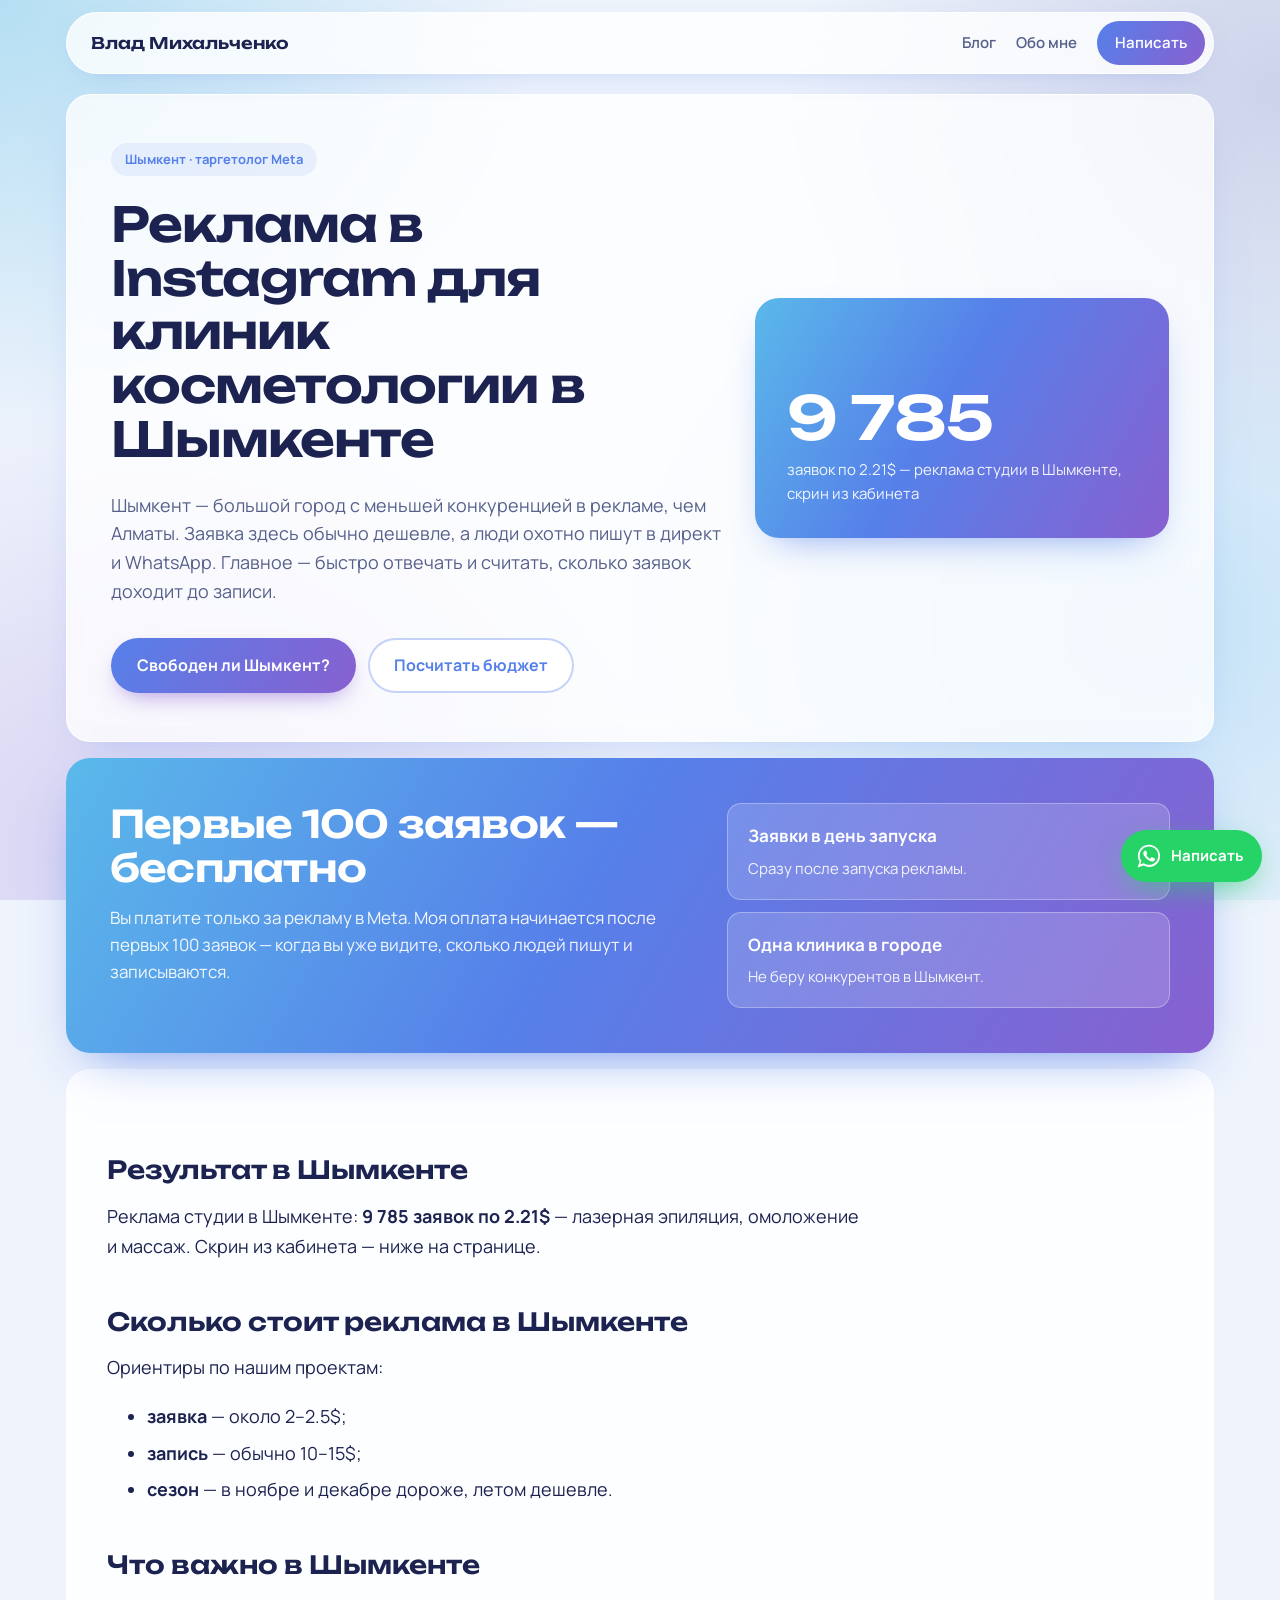
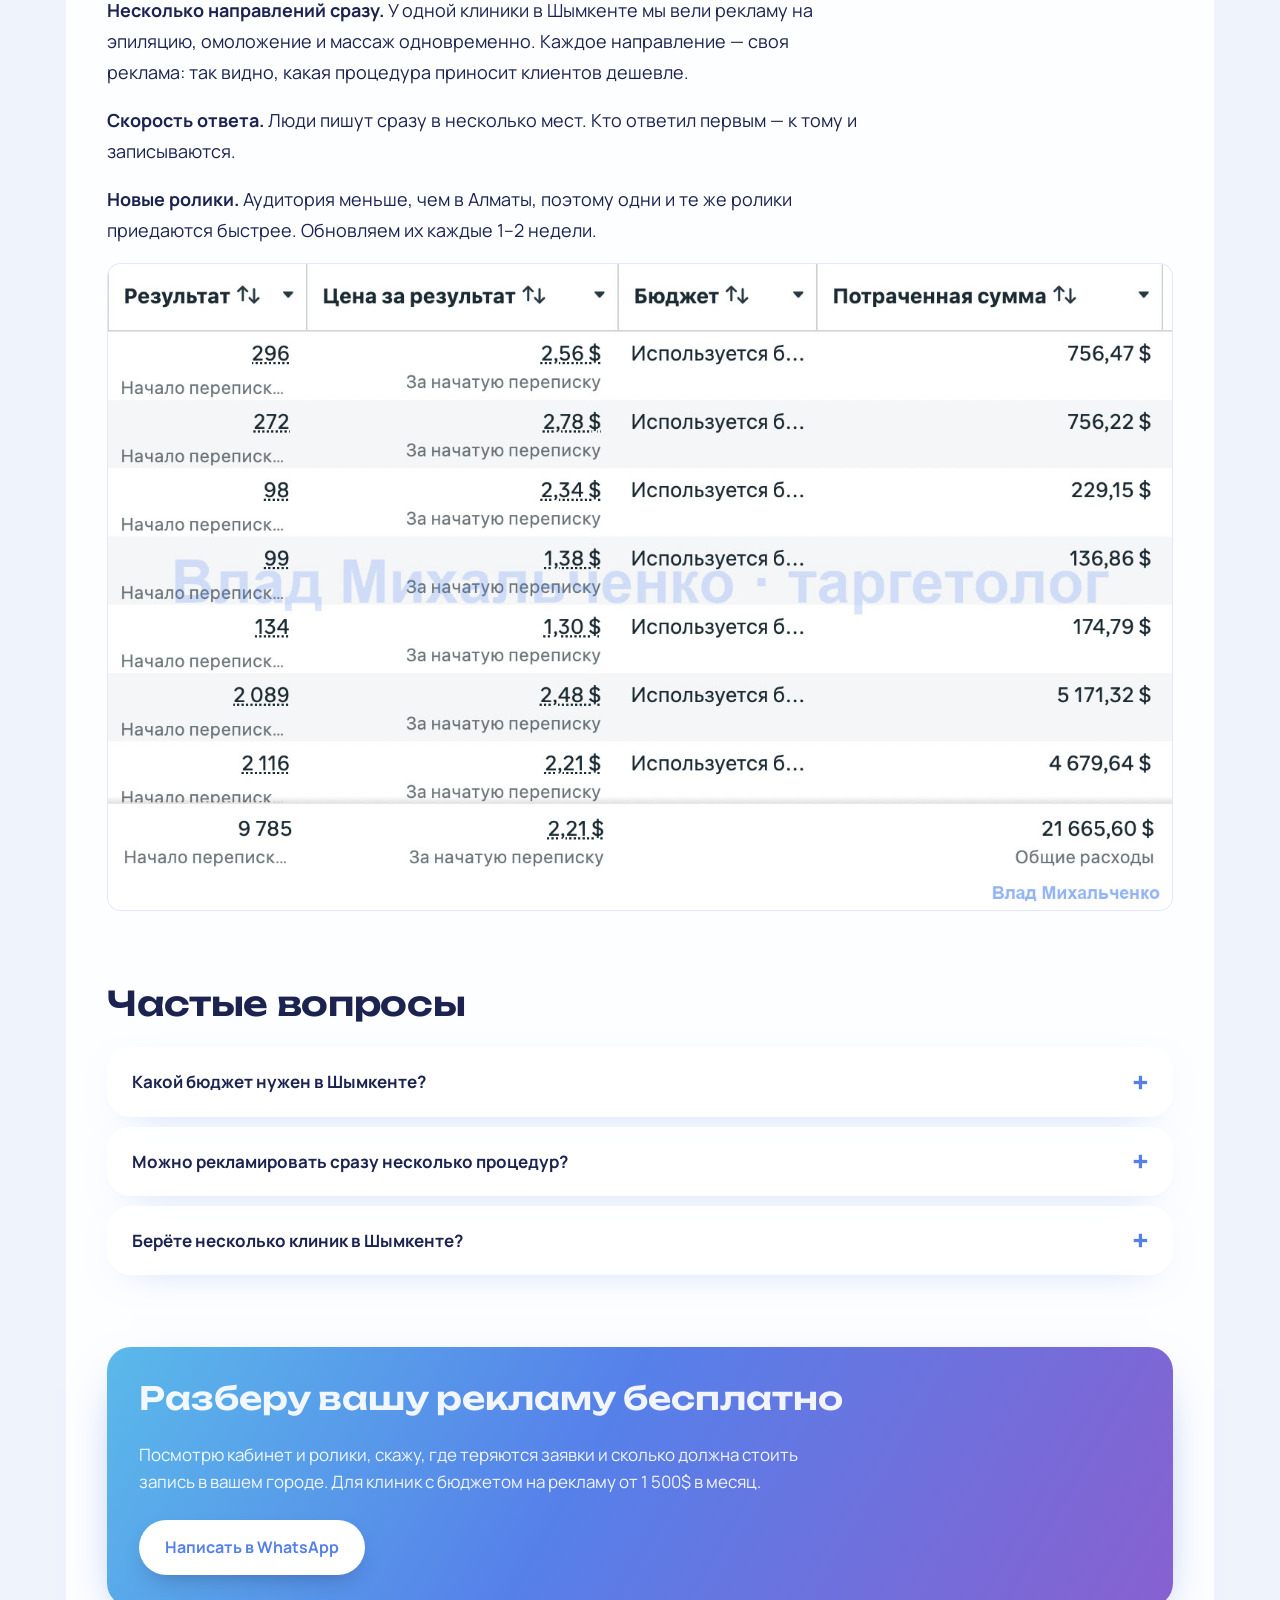
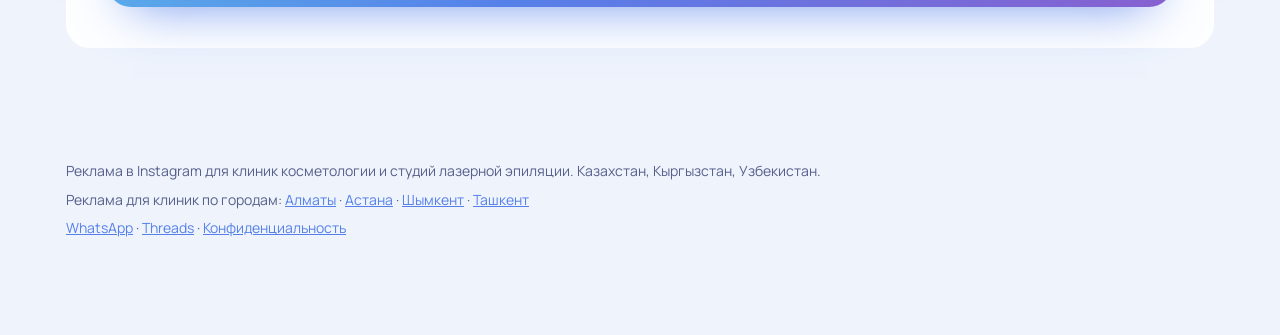
<file: shymkent/index.html>
<!doctype html>
<html lang="ru">
<head>
<meta charset="utf-8">
<meta name="viewport" content="width=device-width, initial-scale=1">
<title>Таргетолог для клиник косметологии в Шымкенте — реклама в Instagram</title>
<meta name="description" content="Реклама в Instagram для клиник косметологии и студий лазерной эпиляции в Шымкенте. 9 785 заявок по 2.21$, первые 100 заявок бесплатно.">
<link rel="canonical" href="https://vladtarget.com/shymkent/">

<meta property="og:type" content="website">
<meta property="og:title" content="Таргетолог для клиник косметологии в Шымкенте — реклама в Instagram">
<meta property="og:description" content="Реклама в Instagram для клиник косметологии и студий лазерной эпиляции в Шымкенте. 9 785 заявок по 2.21$, первые 100 заявок бесплатно.">
<meta property="og:url" content="https://vladtarget.com/shymkent/">
<meta property="og:site_name" content="Влад Михальченко — реклама для клиник">
<meta property="og:locale" content="ru_RU">
<meta property="og:image" content="https://vladtarget.com/og.jpg">
<meta property="og:image:width" content="1200">
<meta property="og:image:height" content="630">
<meta name="twitter:card" content="summary_large_image">
<link rel="icon" href="/favicon.svg" type="image/svg+xml">
<link rel="preconnect" href="https://fonts.googleapis.com"><link rel="preconnect" href="https://fonts.gstatic.com" crossorigin>
<link rel="stylesheet" href="https://fonts.googleapis.com/css2?family=Manrope:wght@400;500;600;700;800&family=Unbounded:wght@500;600;700&display=swap">
<link rel="stylesheet" href="/style.css">
<script type="application/ld+json">{"@context": "https://schema.org", "@type": "Service", "name": "Реклама в Instagram для клиник косметологии в Шымкенте", "serviceType": "Реклама в Instagram для клиник косметологии", "areaServed": {"@type": "City", "name": "Шымкент"}, "provider": {"@type": "Person", "name": "Влад Михальченко", "url": "https://vladtarget.com/about/", "jobTitle": "Таргетолог Meta (Instagram, Facebook)", "sameAs": ["https://www.threads.net/@vlad_lh"]}, "url": "https://vladtarget.com/shymkent/", "description": "Реклама в Instagram для клиник косметологии и студий лазерной эпиляции в Шымкенте. 9 785 заявок по 2.21$, первые 100 заявок бесплатно."}</script><script type="application/ld+json">{"@context": "https://schema.org", "@type": "BreadcrumbList", "itemListElement": [{"@type": "ListItem", "position": 1, "name": "Главная", "item": "https://vladtarget.com/"}, {"@type": "ListItem", "position": 2, "name": "Шымкент", "item": "https://vladtarget.com/shymkent/"}]}</script><script type="application/ld+json">{"@context": "https://schema.org", "@type": "FAQPage", "mainEntity": [{"@type": "Question", "name": "Какой бюджет нужен в Шымкенте?", "acceptedAnswer": {"@type": "Answer", "text": "Для старта — 15–20$ в день. Для стабильного потока записей — от 1 000–1 500$ в месяц, в зависимости от числа направлений."}}, {"@type": "Question", "name": "Можно рекламировать сразу несколько процедур?", "acceptedAnswer": {"@type": "Answer", "text": "Да, и это даже лучше: у каждой процедуры своя реклама и своя цена клиента. Так видно, куда выгоднее вкладывать."}}, {"@type": "Question", "name": "Берёте несколько клиник в Шымкенте?", "acceptedAnswer": {"@type": "Answer", "text": "Нет, одну клинику в направлении на город. Напишите — скажу, свободно ли место."}}]}</script>
<script async src="https://www.googletagmanager.com/gtag/js?id=GTM-PFRWXSH4"></script>
<script>window.dataLayer=window.dataLayer||[];function gtag(){dataLayer.push(arguments);}gtag('js',new Date());gtag('config','GTM-PFRWXSH4');</script>
<script>(function(m,e,t,r,i,k,a){m[i]=m[i]||function(){(m[i].a=m[i].a||[]).push(arguments)};m[i].l=1*new Date();
for(var j=0;j<document.scripts.length;j++){if(document.scripts[j].src===r){return;}}
k=e.createElement(t),a=e.getElementsByTagName(t)[0],k.async=1,k.src=r,a.parentNode.insertBefore(k,a)})(window,document,'script','https://mc.yandex.ru/metrika/tag.js?id=114109129','ym');
ym(114109129,'init',{ssr:true,webvisor:true,clickmap:true,referrer:document.referrer,url:location.href,accurateTrackBounce:true,trackLinks:true});
document.addEventListener('click',function(e){var a=e.target.closest&&e.target.closest('a[href*="wa.me/"]');if(a){ym(114109129,'reachGoal','whatsapp');if(window.gtag){gtag('event','conversion',{'send_to':'AW-18560167496/_smRCJfdvrMdEMjclpJF'});}}});</script>
<noscript><div><img src="https://mc.yandex.ru/watch/114109129" style="position:absolute;left:-9999px" alt=""></div></noscript>
</head>
<body>
<header class="top"><div class="wrap">
  <a class="logo" href="/">Влад Михальченко</a>
  <nav><a class="nav-home" href="/blog/">Блог</a><a href="/about/">Обо мне</a><a class="nav-cta" href="https://wa.me/77712825889?text=Привет%2C+прочитал+статью+в+блоге%2C+хочу+обсудить+рекламу" rel="noopener" target="_blank">Написать</a></nav>
</div></header>
<main class="wrap">
<section class="tile hero-grid city-hero">
  <div class="hero-main">
    <p class="pill">Шымкент · таргетолог Meta</p>
    <h1>Реклама в Instagram для клиник косметологии в Шымкенте</h1>
    <p class="lead">Шымкент — большой город с меньшей конкуренцией в рекламе, чем Алматы. Заявка здесь обычно дешевле, а люди охотно пишут в директ и WhatsApp. Главное — быстро отвечать и считать, сколько заявок доходит до записи.</p>
    <p class="hero-actions"><a class="btn" href="https://wa.me/77712825889?text=Привет%2C+прочитал+статью+в+блоге%2C+хочу+обсудить+рекламу" rel="noopener" target="_blank">Свободен ли Шымкент?</a><a class="btn btn-dark" href="/#calc">Посчитать бюджет</a></p>
  </div>
  <div class="city-case"><b>9 785</b><span>заявок по 2.21$ — реклама студии в Шымкенте, скрин из кабинета</span></div>
</section>
<section class="tile tile-dark offer city-offer">
  <div class="offer-main">
    <h2>Первые 100 заявок — бесплатно</h2>
    <p>Вы платите только за рекламу в Meta. Моя оплата начинается после первых 100 заявок — когда вы уже видите, сколько людей пишут и записываются.</p>
  </div>
  <ul class="offer-list">
    <li><b>Заявки в день запуска</b><span>Сразу после запуска рекламы.</span></li>
    <li><b>Одна клиника в городе</b><span>Не беру конкурентов в Шымкент.</span></li>
  </ul>
</section>
<article class="post city-body">
<div class="content">
<h2 id="результат-в-шымкенте">Результат в Шымкенте</h2>
<p>Реклама студии в Шымкенте: <strong>9 785 заявок по 2.21$</strong> — лазерная эпиляция, омоложение и массаж. Скрин из кабинета — ниже на странице.</p>
<h2 id="сколько-стоит-реклама-в-шымкенте">Сколько стоит реклама в Шымкенте</h2>
<p>Ориентиры по нашим проектам:</p>
<ul><li><strong>заявка</strong> — около 2–2.5$;</li><li><strong>запись</strong> — обычно 10–15$;</li><li><strong>сезон</strong> — в ноябре и декабре дороже, летом дешевле.</li></ul>
<h2 id="что-важно-в-шымкенте">Что важно в Шымкенте</h2>
<p><strong>Несколько направлений сразу.</strong> У одной клиники в Шымкенте мы вели рекламу на эпиляцию, омоложение и массаж одновременно. Каждое направление — своя реклама: так видно, какая процедура приносит клиентов дешевле.</p>
<p><strong>Скорость ответа.</strong> Люди пишут сразу в несколько мест. Кто ответил первым — к тому и записываются.</p>
<p><strong>Новые ролики.</strong> Аудитория меньше, чем в Алматы, поэтому одни и те же ролики приедаются быстрее. Обновляем их каждые 1–2 недели.</p>
</div>
<div class="shot city-shot"><img src="/cases/shymkent.jpg" alt="Статистика рекламного кабинета: заявок по 2.21$ — реклама студии в Шымкенте, скрин из кабинета" loading="lazy"></div>
<h2 class="h2">Частые вопросы</h2>
<section class="faq"><details class="tile"><summary>Какой бюджет нужен в Шымкенте?</summary><p>Для старта — 15–20$ в день. Для стабильного потока записей — от 1 000–1 500$ в месяц, в зависимости от числа направлений.</p></details><details class="tile"><summary>Можно рекламировать сразу несколько процедур?</summary><p>Да, и это даже лучше: у каждой процедуры своя реклама и своя цена клиента. Так видно, куда выгоднее вкладывать.</p></details><details class="tile"><summary>Берёте несколько клиник в Шымкенте?</summary><p>Нет, одну клинику в направлении на город. Напишите — скажу, свободно ли место.</p></details></section>
<aside class="cta">
  <p class="cta-title">Разберу вашу рекламу бесплатно</p>
  <p>Посмотрю кабинет и ролики, скажу, где теряются заявки и сколько должна стоить запись в вашем городе. Для клиник с бюджетом на рекламу от 1 500$ в месяц.</p>
  <a class="btn" href="https://wa.me/77712825889?text=Привет%2C+прочитал+статью+в+блоге%2C+хочу+обсудить+рекламу" rel="noopener" target="_blank">Написать в WhatsApp</a>
</aside>
</article>
</main>
<a class="wa-float" href="https://wa.me/77712825889?text=Привет%2C+прочитал+статью+в+блоге%2C+хочу+обсудить+рекламу" rel="noopener" target="_blank" aria-label="Написать в WhatsApp"><svg viewBox="0 0 32 32" width="28" height="28" aria-hidden="true"><path fill="currentColor" d="M16 3C9 3 3.3 8.6 3.3 15.6c0 2.5.7 4.8 1.9 6.8L3 29l6.8-2.1c1.9 1 4 1.6 6.2 1.6 7 0 12.7-5.6 12.7-12.6S23 3 16 3zm0 23.1c-2 0-3.9-.6-5.5-1.6l-.4-.2-4 1.2 1.3-3.9-.3-.4c-1.1-1.7-1.7-3.6-1.7-5.6C5.4 9.8 10.1 5.2 16 5.2s10.6 4.6 10.6 10.4S21.9 26.1 16 26.1zm5.8-7.8c-.3-.2-1.9-.9-2.2-1-.3-.1-.5-.2-.7.2-.2.3-.8 1-1 1.2-.2.2-.4.2-.7.1-.3-.2-1.3-.5-2.5-1.5-.9-.8-1.5-1.8-1.7-2.1-.2-.3 0-.5.1-.6l.5-.6c.2-.2.2-.3.3-.5.1-.2.1-.4 0-.6l-1-2.4c-.3-.6-.5-.5-.7-.5h-.6c-.2 0-.6.1-.9.4-.3.3-1.2 1.1-1.2 2.7s1.2 3.1 1.4 3.3c.2.2 2.4 3.6 5.7 5 .8.3 1.4.5 1.9.7.8.3 1.5.2 2.1.1.6-.1 1.9-.8 2.2-1.5.3-.7.3-1.3.2-1.5-.1-.1-.3-.2-.6-.3z"/></svg><span>Написать</span></a>
<footer class="foot"><div class="wrap">
  <p>Реклама в Instagram для клиник косметологии и студий лазерной эпиляции. Казахстан, Кыргызстан, Узбекистан.</p>
  <p>Реклама для клиник по городам: <a href="/almaty/">Алматы</a> · <a href="/astana/">Астана</a> · <a href="/shymkent/">Шымкент</a> · <a href="/tashkent/">Ташкент</a></p>
  <p><a href="https://wa.me/77712825889?text=Привет%2C+прочитал+статью+в+блоге%2C+хочу+обсудить+рекламу" rel="noopener" target="_blank">WhatsApp</a> · <a href="https://www.threads.net/@vlad_lh" rel="noopener" target="_blank">Threads</a> · <a href="/privacy/">Конфиденциальность</a></p>
</div></footer>
</body>
</html>
</file>
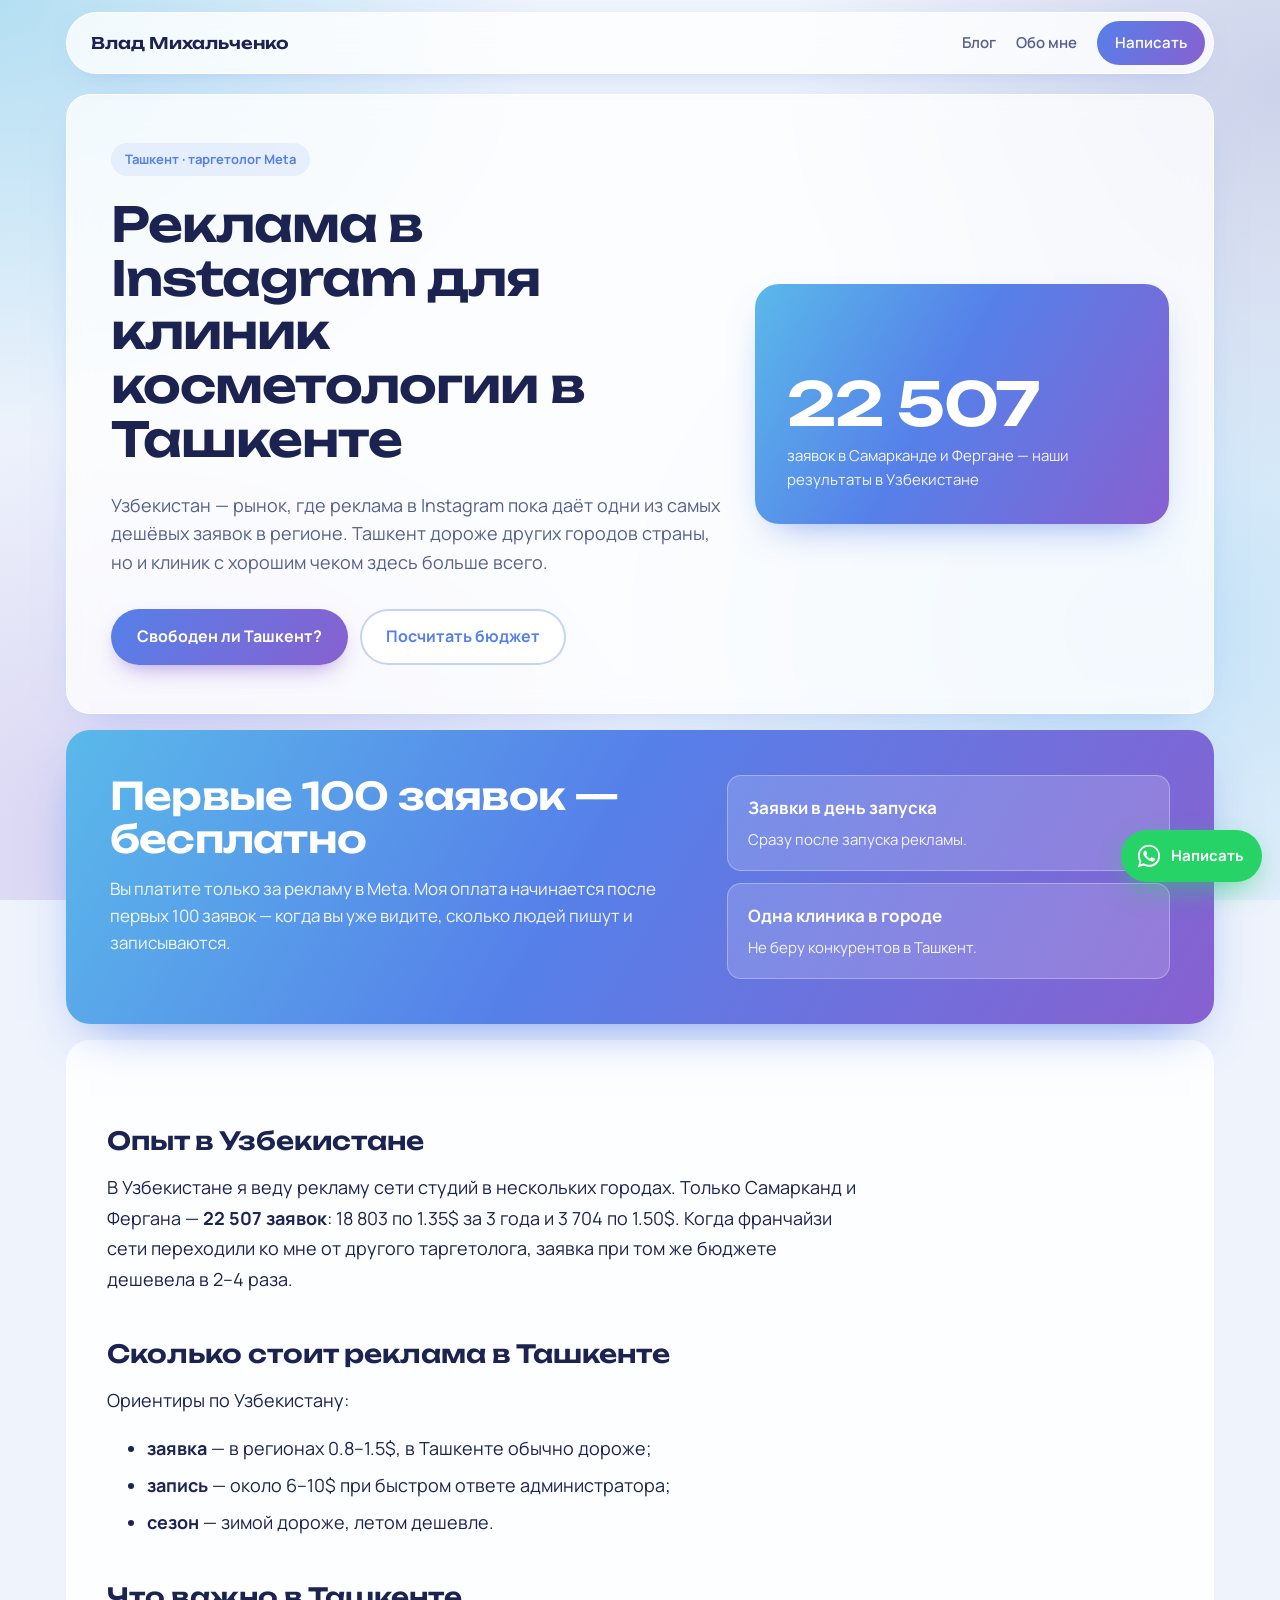
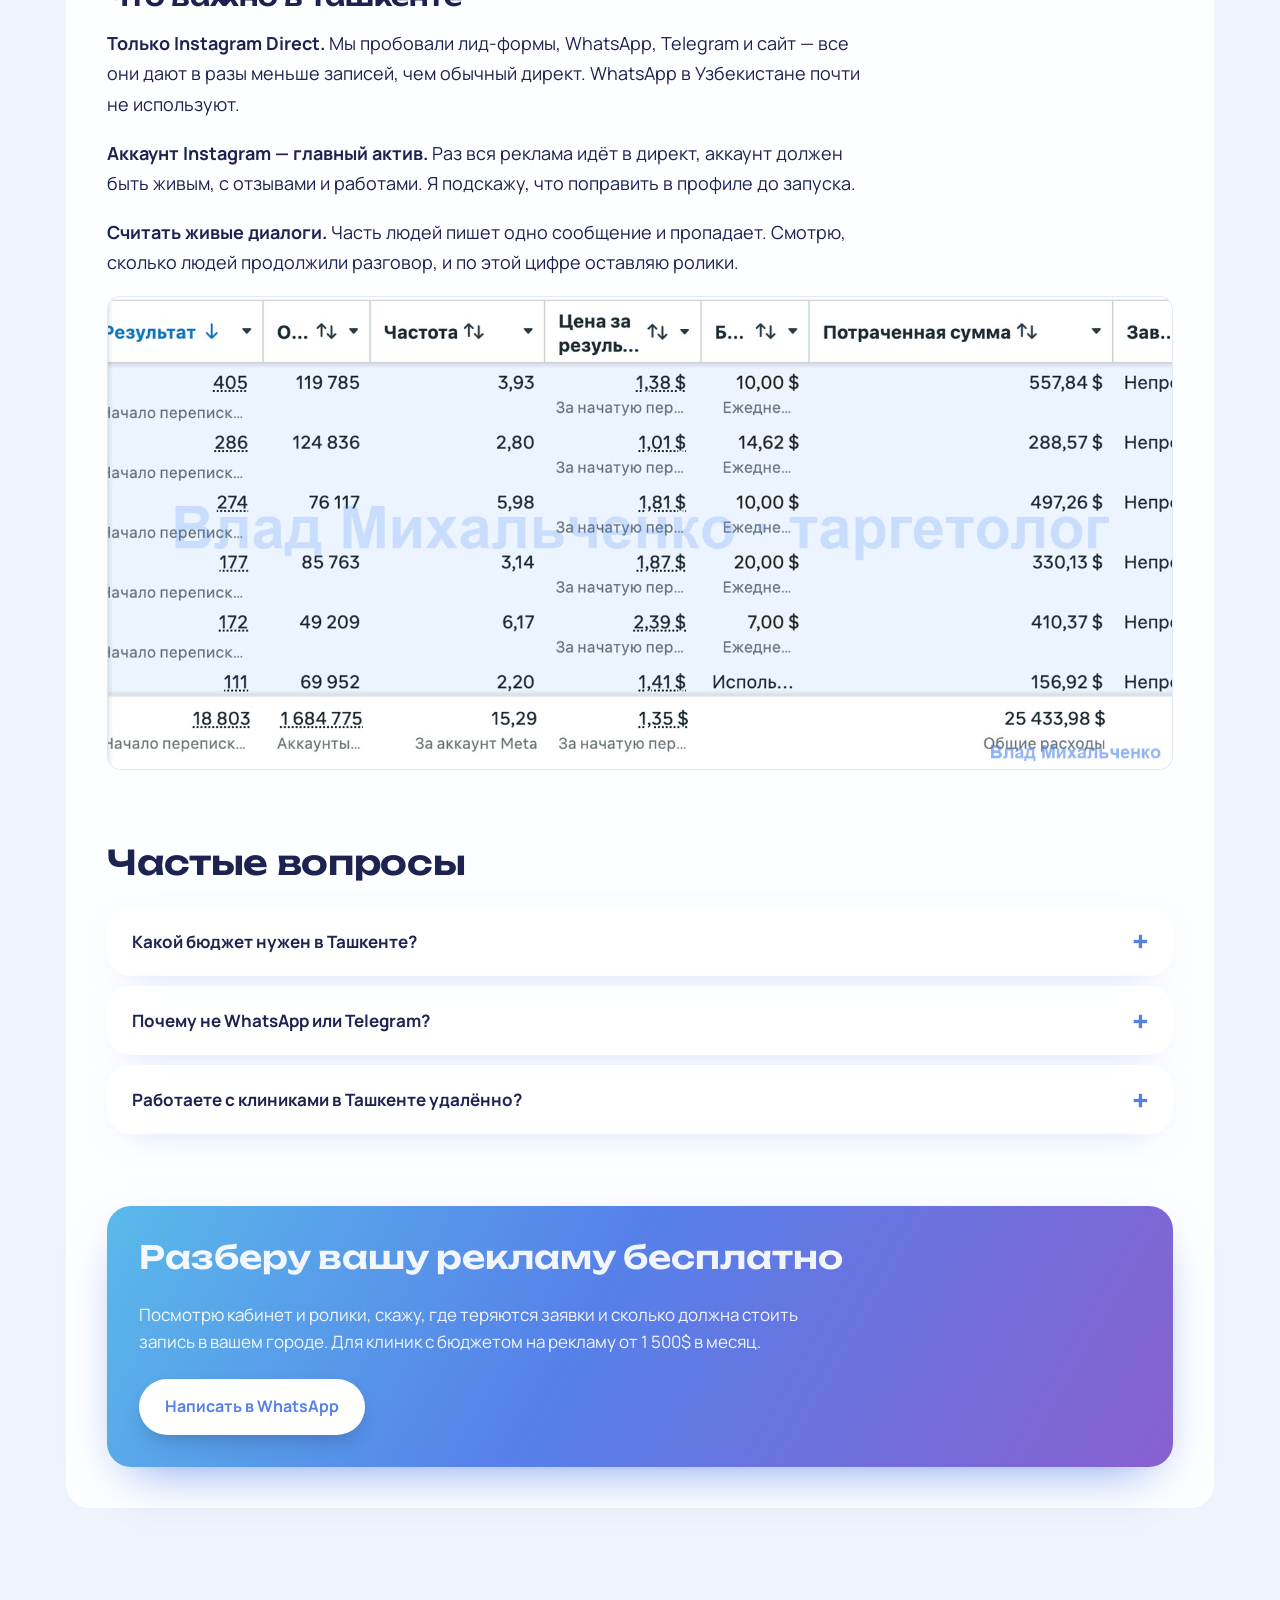
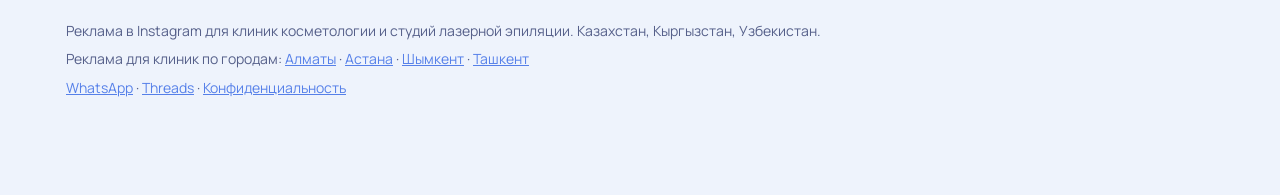
<file: tashkent/index.html>
<!doctype html>
<html lang="ru">
<head>
<meta charset="utf-8">
<meta name="viewport" content="width=device-width, initial-scale=1">
<title>Таргетолог для клиник косметологии в Ташкенте — реклама в Instagram</title>
<meta name="description" content="Реклама в Instagram для клиник косметологии и студий лазерной эпиляции в Ташкенте. 22 507 заявок в Узбекистане по 1.35–1.50$, первые 100 заявок бесплатно.">
<link rel="canonical" href="https://vladtarget.com/tashkent/">

<meta property="og:type" content="website">
<meta property="og:title" content="Таргетолог для клиник косметологии в Ташкенте — реклама в Instagram">
<meta property="og:description" content="Реклама в Instagram для клиник косметологии и студий лазерной эпиляции в Ташкенте. 22 507 заявок в Узбекистане по 1.35–1.50$, первые 100 заявок бесплатно.">
<meta property="og:url" content="https://vladtarget.com/tashkent/">
<meta property="og:site_name" content="Влад Михальченко — реклама для клиник">
<meta property="og:locale" content="ru_RU">
<meta property="og:image" content="https://vladtarget.com/og.jpg">
<meta property="og:image:width" content="1200">
<meta property="og:image:height" content="630">
<meta name="twitter:card" content="summary_large_image">
<link rel="icon" href="/favicon.svg" type="image/svg+xml">
<link rel="preconnect" href="https://fonts.googleapis.com"><link rel="preconnect" href="https://fonts.gstatic.com" crossorigin>
<link rel="stylesheet" href="https://fonts.googleapis.com/css2?family=Manrope:wght@400;500;600;700;800&family=Unbounded:wght@500;600;700&display=swap">
<link rel="stylesheet" href="/style.css">
<script type="application/ld+json">{"@context": "https://schema.org", "@type": "Service", "name": "Реклама в Instagram для клиник косметологии в Ташкенте", "serviceType": "Реклама в Instagram для клиник косметологии", "areaServed": {"@type": "City", "name": "Ташкент"}, "provider": {"@type": "Person", "name": "Влад Михальченко", "url": "https://vladtarget.com/about/", "jobTitle": "Таргетолог Meta (Instagram, Facebook)", "sameAs": ["https://www.threads.net/@vlad_lh"]}, "url": "https://vladtarget.com/tashkent/", "description": "Реклама в Instagram для клиник косметологии и студий лазерной эпиляции в Ташкенте. 22 507 заявок в Узбекистане по 1.35–1.50$, первые 100 заявок бесплатно."}</script><script type="application/ld+json">{"@context": "https://schema.org", "@type": "BreadcrumbList", "itemListElement": [{"@type": "ListItem", "position": 1, "name": "Главная", "item": "https://vladtarget.com/"}, {"@type": "ListItem", "position": 2, "name": "Ташкент", "item": "https://vladtarget.com/tashkent/"}]}</script><script type="application/ld+json">{"@context": "https://schema.org", "@type": "FAQPage", "mainEntity": [{"@type": "Question", "name": "Какой бюджет нужен в Ташкенте?", "acceptedAnswer": {"@type": "Answer", "text": "Для старта — 15–20$ в день. Для стабильного потока записей в клинику — от 1 000$ в месяц."}}, {"@type": "Question", "name": "Почему не WhatsApp или Telegram?", "acceptedAnswer": {"@type": "Answer", "text": "Пробовали все варианты — в Узбекистане они дают примерно в 5 раз меньше записей, чем Instagram Direct. Поэтому вся реклама идёт в директ."}}, {"@type": "Question", "name": "Работаете с клиниками в Ташкенте удалённо?", "acceptedAnswer": {"@type": "Answer", "text": "Да, вся работа онлайн: созвоны, отчёты, ролики из ваших материалов. От вас — администратор, который быстро отвечает в директе."}}]}</script>
<script async src="https://www.googletagmanager.com/gtag/js?id=GTM-PFRWXSH4"></script>
<script>window.dataLayer=window.dataLayer||[];function gtag(){dataLayer.push(arguments);}gtag('js',new Date());gtag('config','GTM-PFRWXSH4');</script>
<script>(function(m,e,t,r,i,k,a){m[i]=m[i]||function(){(m[i].a=m[i].a||[]).push(arguments)};m[i].l=1*new Date();
for(var j=0;j<document.scripts.length;j++){if(document.scripts[j].src===r){return;}}
k=e.createElement(t),a=e.getElementsByTagName(t)[0],k.async=1,k.src=r,a.parentNode.insertBefore(k,a)})(window,document,'script','https://mc.yandex.ru/metrika/tag.js?id=114109129','ym');
ym(114109129,'init',{ssr:true,webvisor:true,clickmap:true,referrer:document.referrer,url:location.href,accurateTrackBounce:true,trackLinks:true});
document.addEventListener('click',function(e){var a=e.target.closest&&e.target.closest('a[href*="wa.me/"]');if(a){ym(114109129,'reachGoal','whatsapp');if(window.gtag){gtag('event','conversion',{'send_to':'AW-18560167496/_smRCJfdvrMdEMjclpJF'});}}});</script>
<noscript><div><img src="https://mc.yandex.ru/watch/114109129" style="position:absolute;left:-9999px" alt=""></div></noscript>
</head>
<body>
<header class="top"><div class="wrap">
  <a class="logo" href="/">Влад Михальченко</a>
  <nav><a class="nav-home" href="/blog/">Блог</a><a href="/about/">Обо мне</a><a class="nav-cta" href="https://wa.me/77712825889?text=Привет%2C+прочитал+статью+в+блоге%2C+хочу+обсудить+рекламу" rel="noopener" target="_blank">Написать</a></nav>
</div></header>
<main class="wrap">
<section class="tile hero-grid city-hero">
  <div class="hero-main">
    <p class="pill">Ташкент · таргетолог Meta</p>
    <h1>Реклама в Instagram для клиник косметологии в Ташкенте</h1>
    <p class="lead">Узбекистан — рынок, где реклама в Instagram пока даёт одни из самых дешёвых заявок в регионе. Ташкент дороже других городов страны, но и клиник с хорошим чеком здесь больше всего.</p>
    <p class="hero-actions"><a class="btn" href="https://wa.me/77712825889?text=Привет%2C+прочитал+статью+в+блоге%2C+хочу+обсудить+рекламу" rel="noopener" target="_blank">Свободен ли Ташкент?</a><a class="btn btn-dark" href="/#calc">Посчитать бюджет</a></p>
  </div>
  <div class="city-case"><b>22 507</b><span>заявок в Самарканде и Фергане — наши результаты в Узбекистане</span></div>
</section>
<section class="tile tile-dark offer city-offer">
  <div class="offer-main">
    <h2>Первые 100 заявок — бесплатно</h2>
    <p>Вы платите только за рекламу в Meta. Моя оплата начинается после первых 100 заявок — когда вы уже видите, сколько людей пишут и записываются.</p>
  </div>
  <ul class="offer-list">
    <li><b>Заявки в день запуска</b><span>Сразу после запуска рекламы.</span></li>
    <li><b>Одна клиника в городе</b><span>Не беру конкурентов в Ташкент.</span></li>
  </ul>
</section>
<article class="post city-body">
<div class="content">
<h2 id="опыт-в-узбекистане">Опыт в Узбекистане</h2>
<p>В Узбекистане я веду рекламу сети студий в нескольких городах. Только Самарканд и Фергана — <strong>22 507 заявок</strong>: 18 803 по 1.35$ за 3 года и 3 704 по 1.50$. Когда франчайзи сети переходили ко мне от другого таргетолога, заявка при том же бюджете дешевела в 2–4 раза.</p>
<h2 id="сколько-стоит-реклама-в-ташкенте">Сколько стоит реклама в Ташкенте</h2>
<p>Ориентиры по Узбекистану:</p>
<ul><li><strong>заявка</strong> — в регионах 0.8–1.5$, в Ташкенте обычно дороже;</li><li><strong>запись</strong> — около 6–10$ при быстром ответе администратора;</li><li><strong>сезон</strong> — зимой дороже, летом дешевле.</li></ul>
<h2 id="что-важно-в-ташкенте">Что важно в Ташкенте</h2>
<p><strong>Только Instagram Direct.</strong> Мы пробовали лид-формы, WhatsApp, Telegram и сайт — все они дают в разы меньше записей, чем обычный директ. WhatsApp в Узбекистане почти не используют.</p>
<p><strong>Аккаунт Instagram — главный актив.</strong> Раз вся реклама идёт в директ, аккаунт должен быть живым, с отзывами и работами. Я подскажу, что поправить в профиле до запуска.</p>
<p><strong>Считать живые диалоги.</strong> Часть людей пишет одно сообщение и пропадает. Смотрю, сколько людей продолжили разговор, и по этой цифре оставляю ролики.</p>
</div>
<div class="shot city-shot"><img src="/cases/samarkand.jpg" alt="Статистика рекламного кабинета: заявок в Самарканде и Фергане — наши результаты в Узбекистане" loading="lazy"></div>
<h2 class="h2">Частые вопросы</h2>
<section class="faq"><details class="tile"><summary>Какой бюджет нужен в Ташкенте?</summary><p>Для старта — 15–20$ в день. Для стабильного потока записей в клинику — от 1 000$ в месяц.</p></details><details class="tile"><summary>Почему не WhatsApp или Telegram?</summary><p>Пробовали все варианты — в Узбекистане они дают примерно в 5 раз меньше записей, чем Instagram Direct. Поэтому вся реклама идёт в директ.</p></details><details class="tile"><summary>Работаете с клиниками в Ташкенте удалённо?</summary><p>Да, вся работа онлайн: созвоны, отчёты, ролики из ваших материалов. От вас — администратор, который быстро отвечает в директе.</p></details></section>
<aside class="cta">
  <p class="cta-title">Разберу вашу рекламу бесплатно</p>
  <p>Посмотрю кабинет и ролики, скажу, где теряются заявки и сколько должна стоить запись в вашем городе. Для клиник с бюджетом на рекламу от 1 500$ в месяц.</p>
  <a class="btn" href="https://wa.me/77712825889?text=Привет%2C+прочитал+статью+в+блоге%2C+хочу+обсудить+рекламу" rel="noopener" target="_blank">Написать в WhatsApp</a>
</aside>
</article>
</main>
<a class="wa-float" href="https://wa.me/77712825889?text=Привет%2C+прочитал+статью+в+блоге%2C+хочу+обсудить+рекламу" rel="noopener" target="_blank" aria-label="Написать в WhatsApp"><svg viewBox="0 0 32 32" width="28" height="28" aria-hidden="true"><path fill="currentColor" d="M16 3C9 3 3.3 8.6 3.3 15.6c0 2.5.7 4.8 1.9 6.8L3 29l6.8-2.1c1.9 1 4 1.6 6.2 1.6 7 0 12.7-5.6 12.7-12.6S23 3 16 3zm0 23.1c-2 0-3.9-.6-5.5-1.6l-.4-.2-4 1.2 1.3-3.9-.3-.4c-1.1-1.7-1.7-3.6-1.7-5.6C5.4 9.8 10.1 5.2 16 5.2s10.6 4.6 10.6 10.4S21.9 26.1 16 26.1zm5.8-7.8c-.3-.2-1.9-.9-2.2-1-.3-.1-.5-.2-.7.2-.2.3-.8 1-1 1.2-.2.2-.4.2-.7.1-.3-.2-1.3-.5-2.5-1.5-.9-.8-1.5-1.8-1.7-2.1-.2-.3 0-.5.1-.6l.5-.6c.2-.2.2-.3.3-.5.1-.2.1-.4 0-.6l-1-2.4c-.3-.6-.5-.5-.7-.5h-.6c-.2 0-.6.1-.9.4-.3.3-1.2 1.1-1.2 2.7s1.2 3.1 1.4 3.3c.2.2 2.4 3.6 5.7 5 .8.3 1.4.5 1.9.7.8.3 1.5.2 2.1.1.6-.1 1.9-.8 2.2-1.5.3-.7.3-1.3.2-1.5-.1-.1-.3-.2-.6-.3z"/></svg><span>Написать</span></a>
<footer class="foot"><div class="wrap">
  <p>Реклама в Instagram для клиник косметологии и студий лазерной эпиляции. Казахстан, Кыргызстан, Узбекистан.</p>
  <p>Реклама для клиник по городам: <a href="/almaty/">Алматы</a> · <a href="/astana/">Астана</a> · <a href="/shymkent/">Шымкент</a> · <a href="/tashkent/">Ташкент</a></p>
  <p><a href="https://wa.me/77712825889?text=Привет%2C+прочитал+статью+в+блоге%2C+хочу+обсудить+рекламу" rel="noopener" target="_blank">WhatsApp</a> · <a href="https://www.threads.net/@vlad_lh" rel="noopener" target="_blank">Threads</a> · <a href="/privacy/">Конфиденциальность</a></p>
</div></footer>
</body>
</html>
</file>
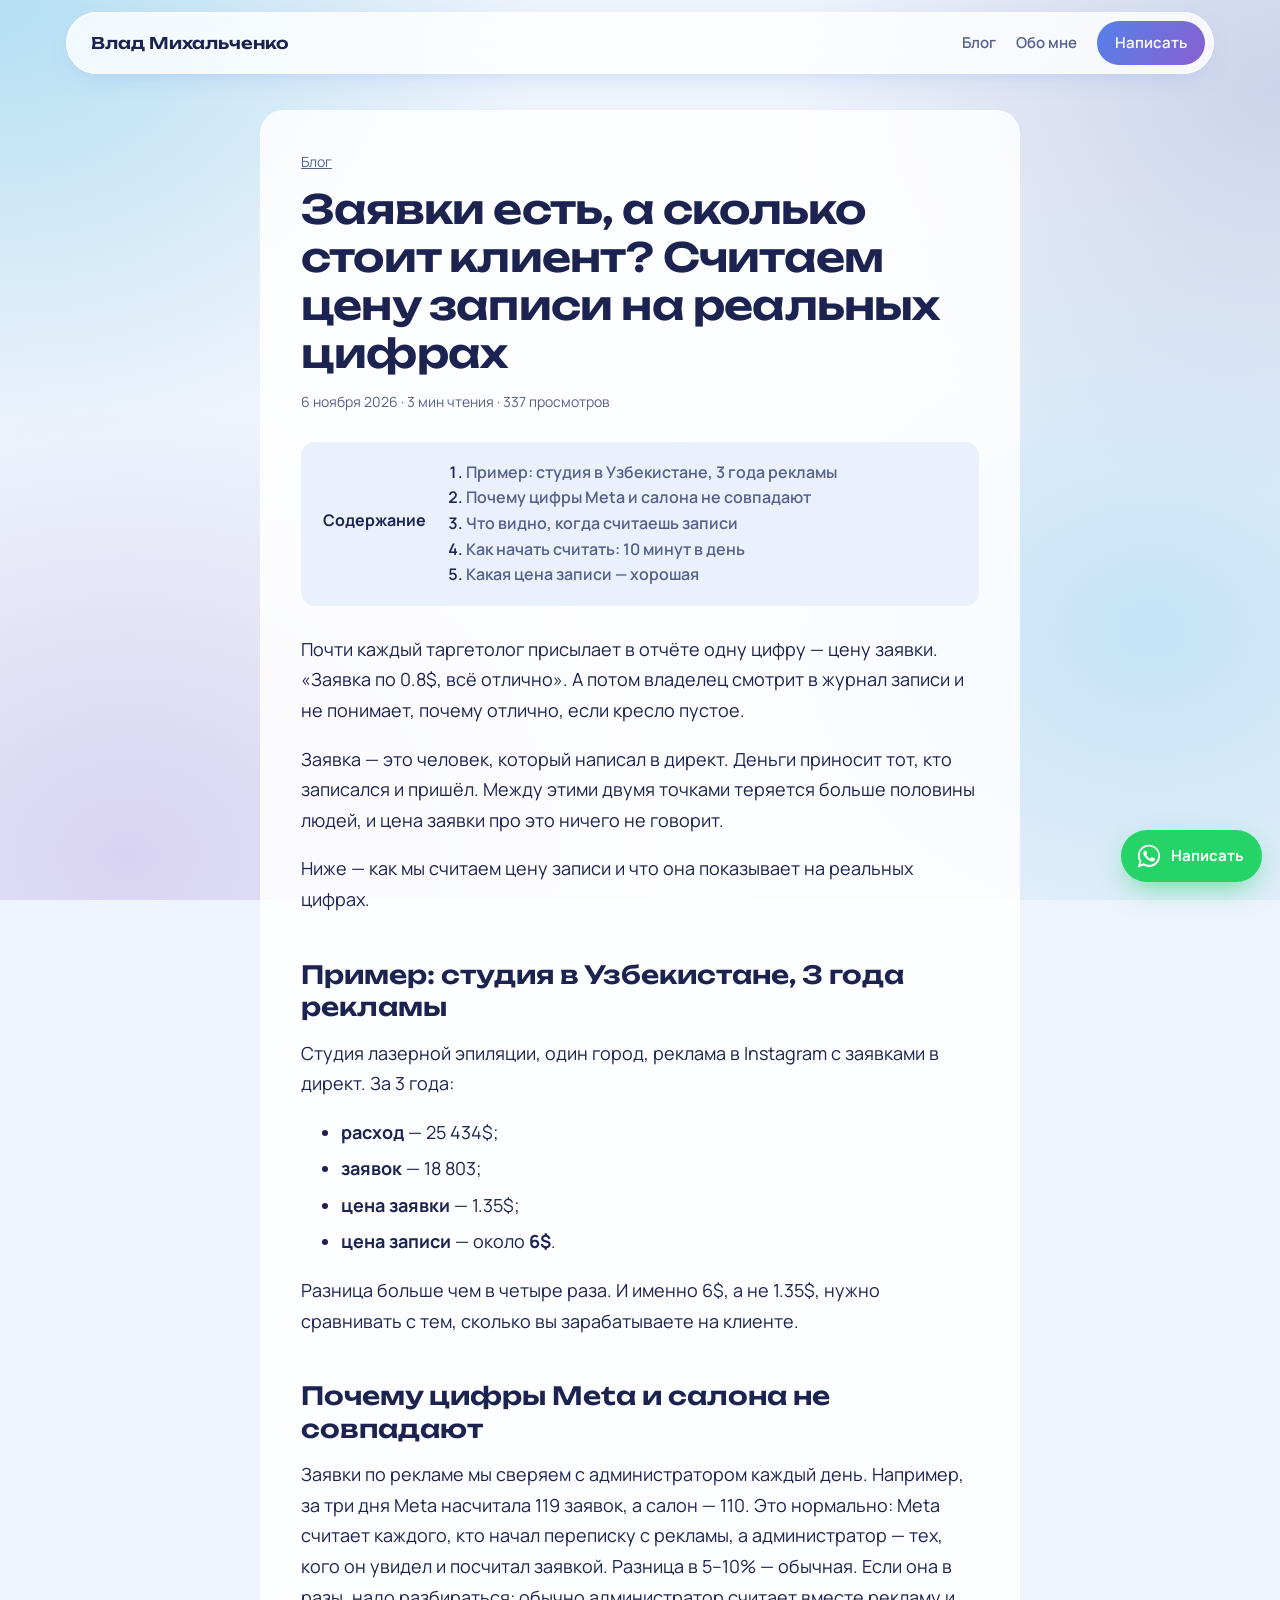
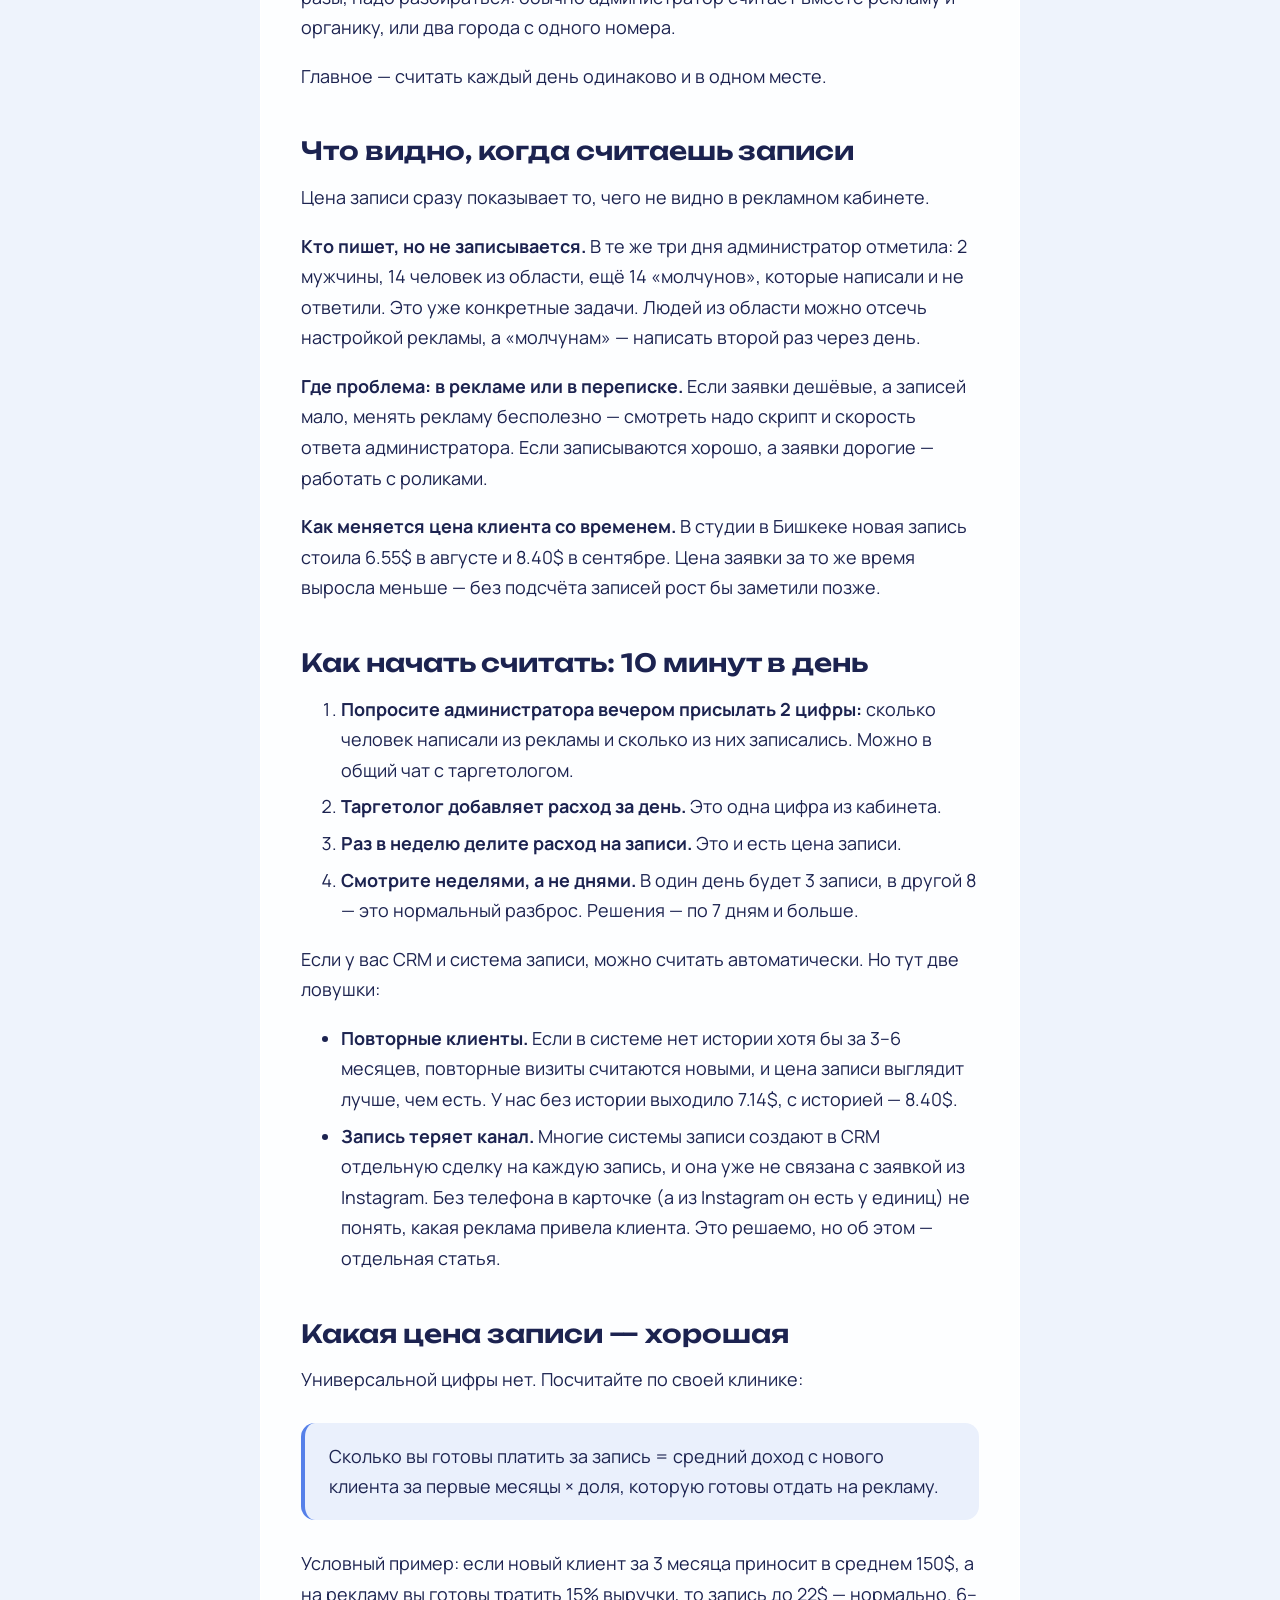
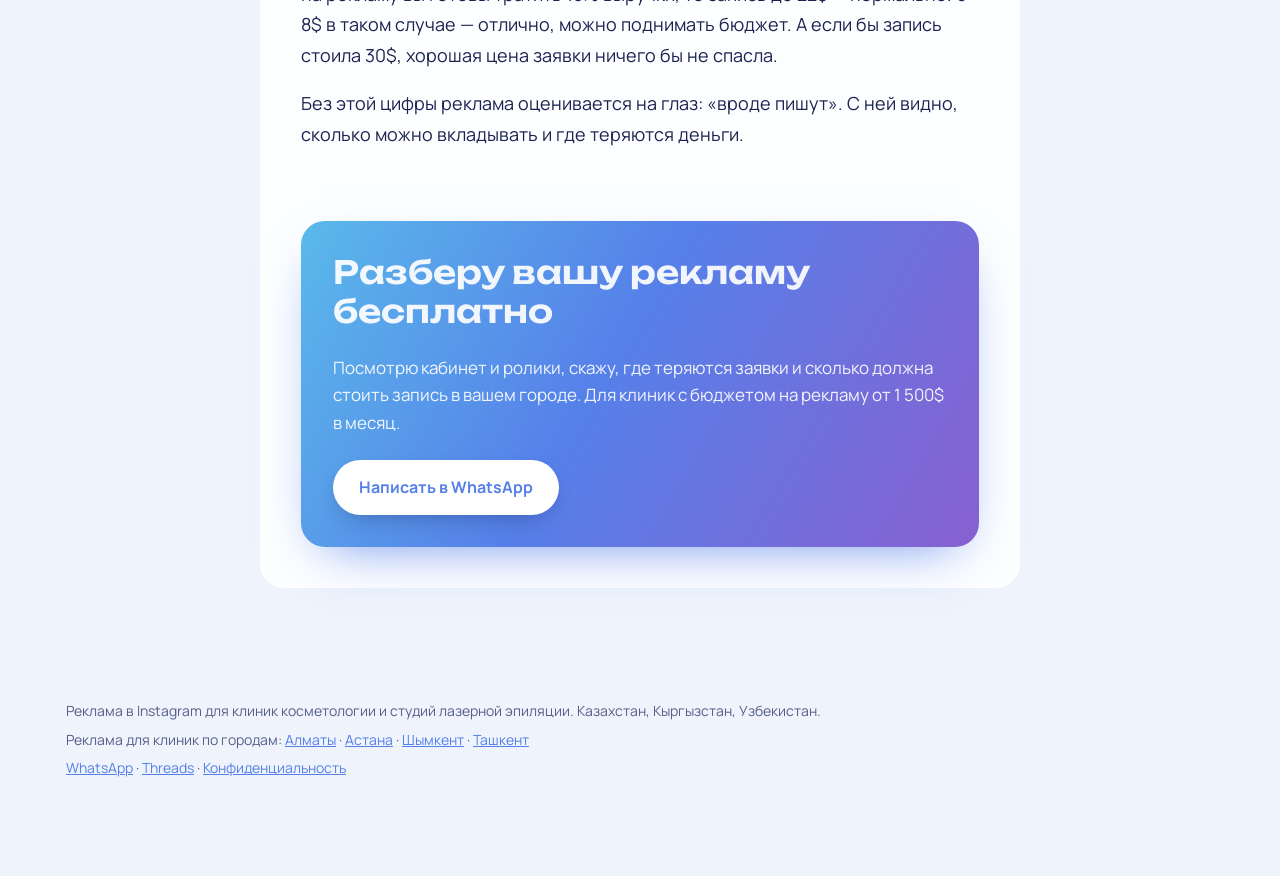
<file: blog/cena-zapisi/index.html>
<!doctype html>
<html lang="ru">
<head>
<meta charset="utf-8">
<meta name="viewport" content="width=device-width, initial-scale=1">
<title>Цена записи клиента из Instagram: как посчитать для клиники и студии</title>
<meta name="description" content="Таргетолог показывает цену заявки, но платите вы за записи. Как посчитать цену записи за 10 минут в день, на цифрах студии в Узбекистане и Кыргызстане.">
<link rel="canonical" href="https://vladtarget.com/blog/cena-zapisi/">

<meta property="og:type" content="article">
<meta property="og:title" content="Цена записи клиента из Instagram: как посчитать для клиники и студии">
<meta property="og:description" content="Таргетолог показывает цену заявки, но платите вы за записи. Как посчитать цену записи за 10 минут в день, на цифрах студии в Узбекистане и Кыргызстане.">
<meta property="og:url" content="https://vladtarget.com/blog/cena-zapisi/">
<meta property="og:site_name" content="Влад Михальченко — реклама для клиник">
<meta property="og:locale" content="ru_RU">
<meta property="og:image" content="https://vladtarget.com/og.jpg">
<meta property="og:image:width" content="1200">
<meta property="og:image:height" content="630">
<meta name="twitter:card" content="summary_large_image">
<link rel="icon" href="/favicon.svg" type="image/svg+xml">
<link rel="preconnect" href="https://fonts.googleapis.com"><link rel="preconnect" href="https://fonts.gstatic.com" crossorigin>
<link rel="stylesheet" href="https://fonts.googleapis.com/css2?family=Manrope:wght@400;500;600;700;800&family=Unbounded:wght@500;600;700&display=swap">
<link rel="stylesheet" href="/style.css">
<script type="application/ld+json">{"@context": "https://schema.org", "@type": "Article", "headline": "Заявки есть, а сколько стоит клиент? Считаем цену записи на реальных цифрах", "description": "Таргетолог показывает цену заявки, но платите вы за записи. Как посчитать цену записи за 10 минут в день, на цифрах студии в Узбекистане и Кыргызстане.", "datePublished": "2026-11-06", "dateModified": "2026-11-06", "author": {"@type": "Person", "name": "Влад Михальченко", "url": "https://vladtarget.com/about/", "jobTitle": "Таргетолог Meta (Instagram, Facebook)", "sameAs": ["https://www.threads.net/@vlad_lh"]}, "mainEntityOfPage": "https://vladtarget.com/blog/cena-zapisi/", "inLanguage": "ru"}</script><script type="application/ld+json">{"@context": "https://schema.org", "@type": "BreadcrumbList", "itemListElement": [{"@type": "ListItem", "position": 1, "name": "Блог", "item": "https://vladtarget.com/blog/"}, {"@type": "ListItem", "position": 2, "name": "Заявки есть, а сколько стоит клиент? Считаем цену записи на реальных цифрах", "item": "https://vladtarget.com/blog/cena-zapisi/"}]}</script>
<script async src="https://www.googletagmanager.com/gtag/js?id=GTM-PFRWXSH4"></script>
<script>window.dataLayer=window.dataLayer||[];function gtag(){dataLayer.push(arguments);}gtag('js',new Date());gtag('config','GTM-PFRWXSH4');</script>
<script>(function(m,e,t,r,i,k,a){m[i]=m[i]||function(){(m[i].a=m[i].a||[]).push(arguments)};m[i].l=1*new Date();
for(var j=0;j<document.scripts.length;j++){if(document.scripts[j].src===r){return;}}
k=e.createElement(t),a=e.getElementsByTagName(t)[0],k.async=1,k.src=r,a.parentNode.insertBefore(k,a)})(window,document,'script','https://mc.yandex.ru/metrika/tag.js?id=114109129','ym');
ym(114109129,'init',{ssr:true,webvisor:true,clickmap:true,referrer:document.referrer,url:location.href,accurateTrackBounce:true,trackLinks:true});
document.addEventListener('click',function(e){var a=e.target.closest&&e.target.closest('a[href*="wa.me/"]');if(a){ym(114109129,'reachGoal','whatsapp');if(window.gtag){gtag('event','conversion',{'send_to':'AW-18560167496/_smRCJfdvrMdEMjclpJF'});}}});</script>
<noscript><div><img src="https://mc.yandex.ru/watch/114109129" style="position:absolute;left:-9999px" alt=""></div></noscript>
</head>
<body>
<header class="top"><div class="wrap">
  <a class="logo" href="/">Влад Михальченко</a>
  <nav><a class="nav-home" href="/blog/">Блог</a><a href="/about/">Обо мне</a><a class="nav-cta" href="https://wa.me/77712825889?text=Привет%2C+прочитал+статью+в+блоге%2C+хочу+обсудить+рекламу" rel="noopener" target="_blank">Написать</a></nav>
</div></header>
<main class="wrap">
<article class="post">
<p class="crumbs"><a href="/blog/">Блог</a></p>
<h1>Заявки есть, а сколько стоит клиент? Считаем цену записи на реальных цифрах</h1>
<p class="meta"><time datetime="2026-11-06">6 ноября 2026</time> · 3 мин чтения · <span class="views" data-id="cena-zapisi" data-base="337">337 просмотров</span><script>(function(){var el=document.querySelector('.views');if(!el)return;
var id=el.dataset.id,base=+el.dataset.base,key='seen-'+id,api='https://views.vladtarget.com';
function w(n){var m=n%10,h=n%100;el.textContent=n.toLocaleString('ru-RU')+' '+(m==1&&h!=11?'просмотр':m>=2&&m<=4&&(h<12||h>14)?'просмотра':'просмотров');}
var seen=false;try{seen=localStorage.getItem(key)}catch(e){}
fetch(api+(seen?'/get':'/hit')+'?id='+id).then(function(r){return r.json()}).then(function(d){w(base+(d.count||0));try{localStorage.setItem(key,'1')}catch(e){}}).catch(function(){});})();</script></p>
<nav class="toc"><p>Содержание</p><ol><li><a href="#пример-студия-в-узбекистане-3-года-рекламы">Пример: студия в Узбекистане, 3 года рекламы</a></li><li><a href="#почему-цифры-meta-и-салона-не-совпадают">Почему цифры Meta и салона не совпадают</a></li><li><a href="#что-видно-когда-считаешь-записи">Что видно, когда считаешь записи</a></li><li><a href="#как-начать-считать-10-минут-в-день">Как начать считать: 10 минут в день</a></li><li><a href="#какая-цена-записи-хорошая">Какая цена записи — хорошая</a></li></ol></nav>
<div class="content">
<p>Почти каждый таргетолог присылает в отчёте одну цифру — цену заявки. «Заявка по 0.8$, всё отлично». А потом владелец смотрит в журнал записи и не понимает, почему отлично, если кресло пустое.</p>
<p>Заявка — это человек, который написал в директ. Деньги приносит тот, кто записался и пришёл. Между этими двумя точками теряется больше половины людей, и цена заявки про это ничего не говорит.</p>
<p>Ниже — как мы считаем цену записи и что она показывает на реальных цифрах.</p>
<h2 id="пример-студия-в-узбекистане-3-года-рекламы">Пример: студия в Узбекистане, 3 года рекламы</h2>
<p>Студия лазерной эпиляции, один город, реклама в Instagram с заявками в директ. За 3 года:</p>
<ul><li><strong>расход</strong> — 25 434$;</li><li><strong>заявок</strong> — 18 803;</li><li><strong>цена заявки</strong> — 1.35$;</li><li><strong>цена записи</strong> — около <strong>6$</strong>.</li></ul>
<p>Разница больше чем в четыре раза. И именно 6$, а не 1.35$, нужно сравнивать с тем, сколько вы зарабатываете на клиенте.</p>
<h2 id="почему-цифры-meta-и-салона-не-совпадают">Почему цифры Meta и салона не совпадают</h2>
<p>Заявки по рекламе мы сверяем с администратором каждый день. Например, за три дня Meta насчитала 119 заявок, а салон — 110. Это нормально: Meta считает каждого, кто начал переписку с рекламы, а администратор — тех, кого он увидел и посчитал заявкой. Разница в 5–10% — обычная. Если она в разы, надо разбираться: обычно администратор считает вместе рекламу и органику, или два города с одного номера.</p>
<p>Главное — считать каждый день одинаково и в одном месте.</p>
<h2 id="что-видно-когда-считаешь-записи">Что видно, когда считаешь записи</h2>
<p>Цена записи сразу показывает то, чего не видно в рекламном кабинете.</p>
<p><strong>Кто пишет, но не записывается.</strong> В те же три дня администратор отметила: 2 мужчины, 14 человек из области, ещё 14 «молчунов», которые написали и не ответили. Это уже конкретные задачи. Людей из области можно отсечь настройкой рекламы, а «молчунам» — написать второй раз через день.</p>
<p><strong>Где проблема: в рекламе или в переписке.</strong> Если заявки дешёвые, а записей мало, менять рекламу бесполезно — смотреть надо скрипт и скорость ответа администратора. Если записываются хорошо, а заявки дорогие — работать с роликами.</p>
<p><strong>Как меняется цена клиента со временем.</strong> В студии в Бишкеке новая запись стоила 6.55$ в августе и 8.40$ в сентябре. Цена заявки за то же время выросла меньше — без подсчёта записей рост бы заметили позже.</p>
<h2 id="как-начать-считать-10-минут-в-день">Как начать считать: 10 минут в день</h2>
<ol><li><strong>Попросите администратора вечером присылать 2 цифры:</strong> сколько человек написали из рекламы и сколько из них записались. Можно в общий чат с таргетологом.</li><li><strong>Таргетолог добавляет расход за день.</strong> Это одна цифра из кабинета.</li><li><strong>Раз в неделю делите расход на записи.</strong> Это и есть цена записи.</li><li><strong>Смотрите неделями, а не днями.</strong> В один день будет 3 записи, в другой 8 — это нормальный разброс. Решения — по 7 дням и больше.</li></ol>
<p>Если у вас CRM и система записи, можно считать автоматически. Но тут две ловушки:</p>
<ul><li><strong>Повторные клиенты.</strong> Если в системе нет истории хотя бы за 3–6 месяцев, повторные визиты считаются новыми, и цена записи выглядит лучше, чем есть. У нас без истории выходило 7.14$, с историей — 8.40$.</li><li><strong>Запись теряет канал.</strong> Многие системы записи создают в CRM отдельную сделку на каждую запись, и она уже не связана с заявкой из Instagram. Без телефона в карточке (а из Instagram он есть у единиц) не понять, какая реклама привела клиента. Это решаемо, но об этом — отдельная статья.</li></ul>
<h2 id="какая-цена-записи-хорошая">Какая цена записи — хорошая</h2>
<p>Универсальной цифры нет. Посчитайте по своей клинике:</p>
<blockquote><p>Сколько вы готовы платить за запись = средний доход с нового клиента за первые месяцы × доля, которую готовы отдать на рекламу.</p></blockquote>
<p>Условный пример: если новый клиент за 3 месяца приносит в среднем 150$, а на рекламу вы готовы тратить 15% выручки, то запись до 22$ — нормально. 6–8$ в таком случае — отлично, можно поднимать бюджет. А если бы запись стоила 30$, хорошая цена заявки ничего бы не спасла.</p>
<p>Без этой цифры реклама оценивается на глаз: «вроде пишут». С ней видно, сколько можно вкладывать и где теряются деньги.</p>
</div>
<aside class="cta">
  <p class="cta-title">Разберу вашу рекламу бесплатно</p>
  <p>Посмотрю кабинет и ролики, скажу, где теряются заявки и сколько должна стоить запись в вашем городе. Для клиник с бюджетом на рекламу от 1 500$ в месяц.</p>
  <a class="btn" href="https://wa.me/77712825889?text=Привет%2C+прочитал+статью+в+блоге%2C+хочу+обсудить+рекламу" rel="noopener" target="_blank">Написать в WhatsApp</a>
</aside>
</article>
</main>
<a class="wa-float" href="https://wa.me/77712825889?text=Привет%2C+прочитал+статью+в+блоге%2C+хочу+обсудить+рекламу" rel="noopener" target="_blank" aria-label="Написать в WhatsApp"><svg viewBox="0 0 32 32" width="28" height="28" aria-hidden="true"><path fill="currentColor" d="M16 3C9 3 3.3 8.6 3.3 15.6c0 2.5.7 4.8 1.9 6.8L3 29l6.8-2.1c1.9 1 4 1.6 6.2 1.6 7 0 12.7-5.6 12.7-12.6S23 3 16 3zm0 23.1c-2 0-3.9-.6-5.5-1.6l-.4-.2-4 1.2 1.3-3.9-.3-.4c-1.1-1.7-1.7-3.6-1.7-5.6C5.4 9.8 10.1 5.2 16 5.2s10.6 4.6 10.6 10.4S21.9 26.1 16 26.1zm5.8-7.8c-.3-.2-1.9-.9-2.2-1-.3-.1-.5-.2-.7.2-.2.3-.8 1-1 1.2-.2.2-.4.2-.7.1-.3-.2-1.3-.5-2.5-1.5-.9-.8-1.5-1.8-1.7-2.1-.2-.3 0-.5.1-.6l.5-.6c.2-.2.2-.3.3-.5.1-.2.1-.4 0-.6l-1-2.4c-.3-.6-.5-.5-.7-.5h-.6c-.2 0-.6.1-.9.4-.3.3-1.2 1.1-1.2 2.7s1.2 3.1 1.4 3.3c.2.2 2.4 3.6 5.7 5 .8.3 1.4.5 1.9.7.8.3 1.5.2 2.1.1.6-.1 1.9-.8 2.2-1.5.3-.7.3-1.3.2-1.5-.1-.1-.3-.2-.6-.3z"/></svg><span>Написать</span></a>
<footer class="foot"><div class="wrap">
  <p>Реклама в Instagram для клиник косметологии и студий лазерной эпиляции. Казахстан, Кыргызстан, Узбекистан.</p>
  <p>Реклама для клиник по городам: <a href="/almaty/">Алматы</a> · <a href="/astana/">Астана</a> · <a href="/shymkent/">Шымкент</a> · <a href="/tashkent/">Ташкент</a></p>
  <p><a href="https://wa.me/77712825889?text=Привет%2C+прочитал+статью+в+блоге%2C+хочу+обсудить+рекламу" rel="noopener" target="_blank">WhatsApp</a> · <a href="https://www.threads.net/@vlad_lh" rel="noopener" target="_blank">Threads</a> · <a href="/privacy/">Конфиденциальность</a></p>
</div></footer>
</body>
</html>
</file>
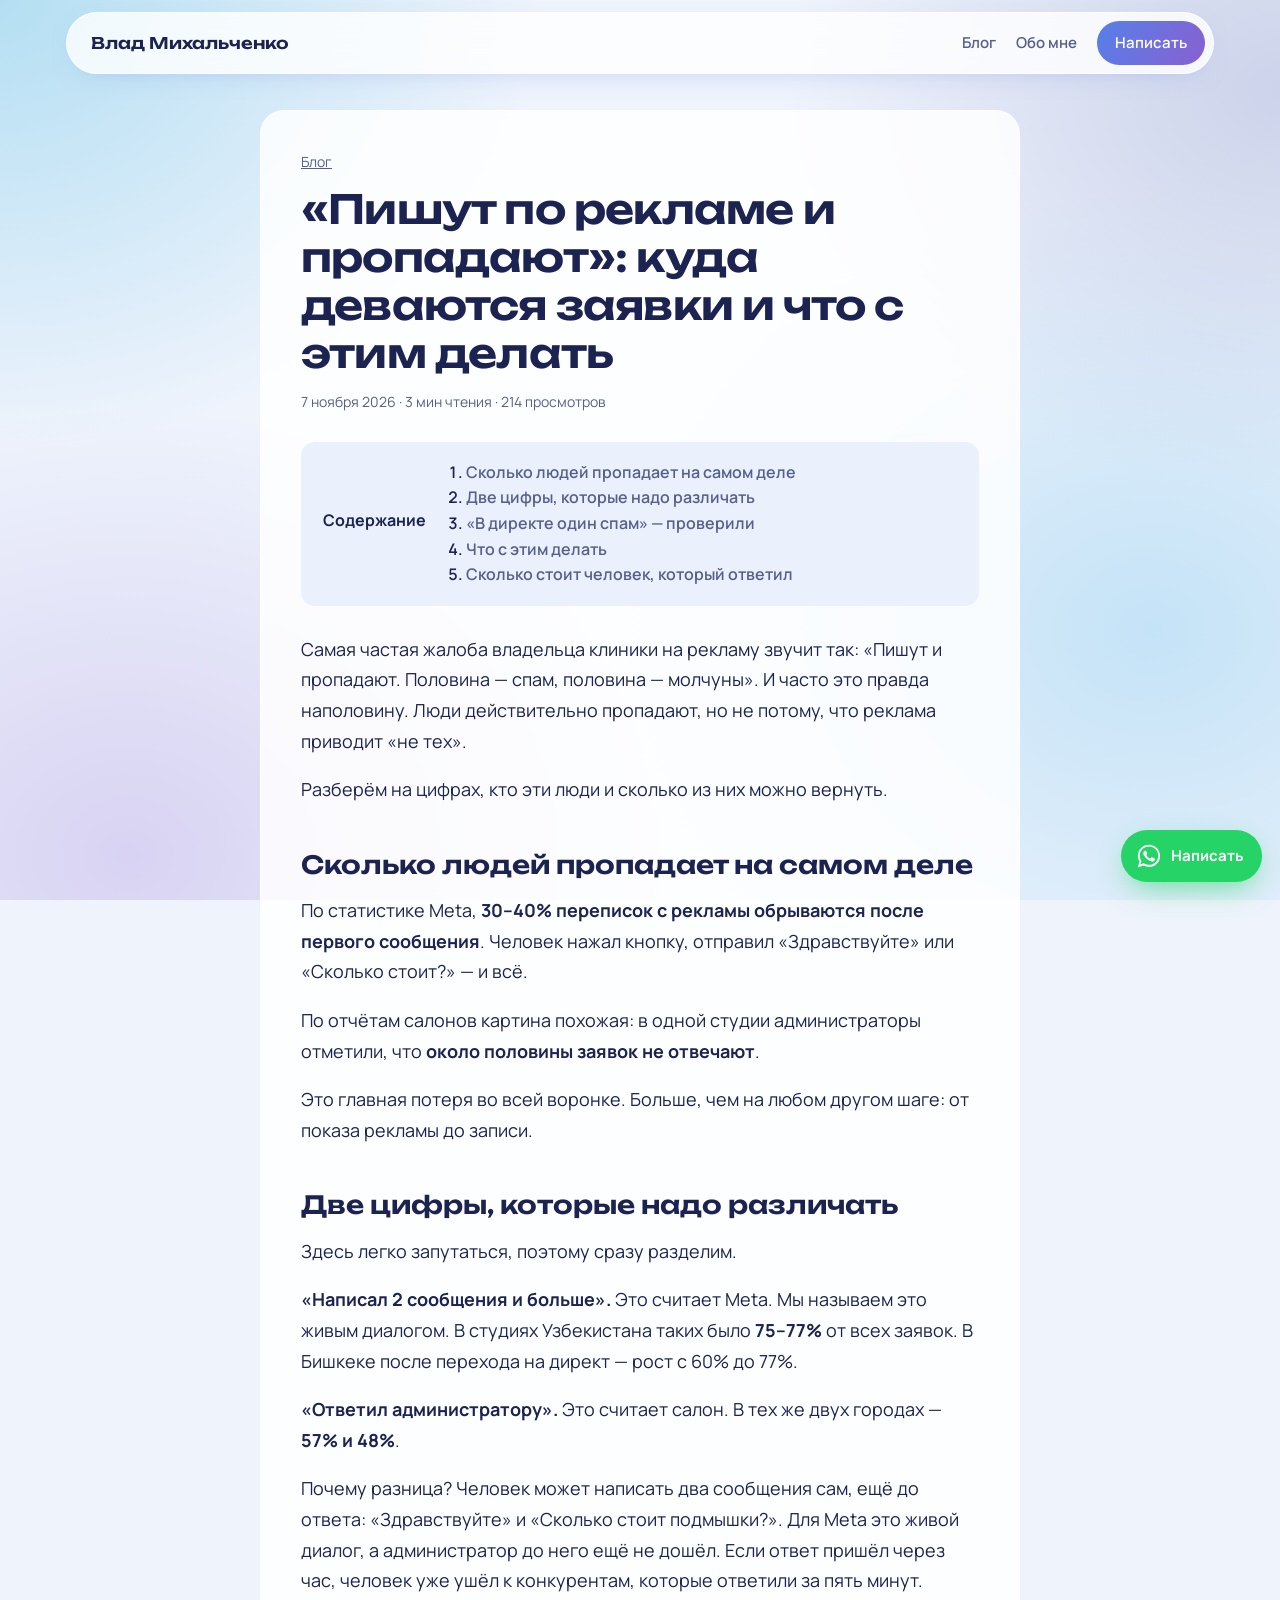
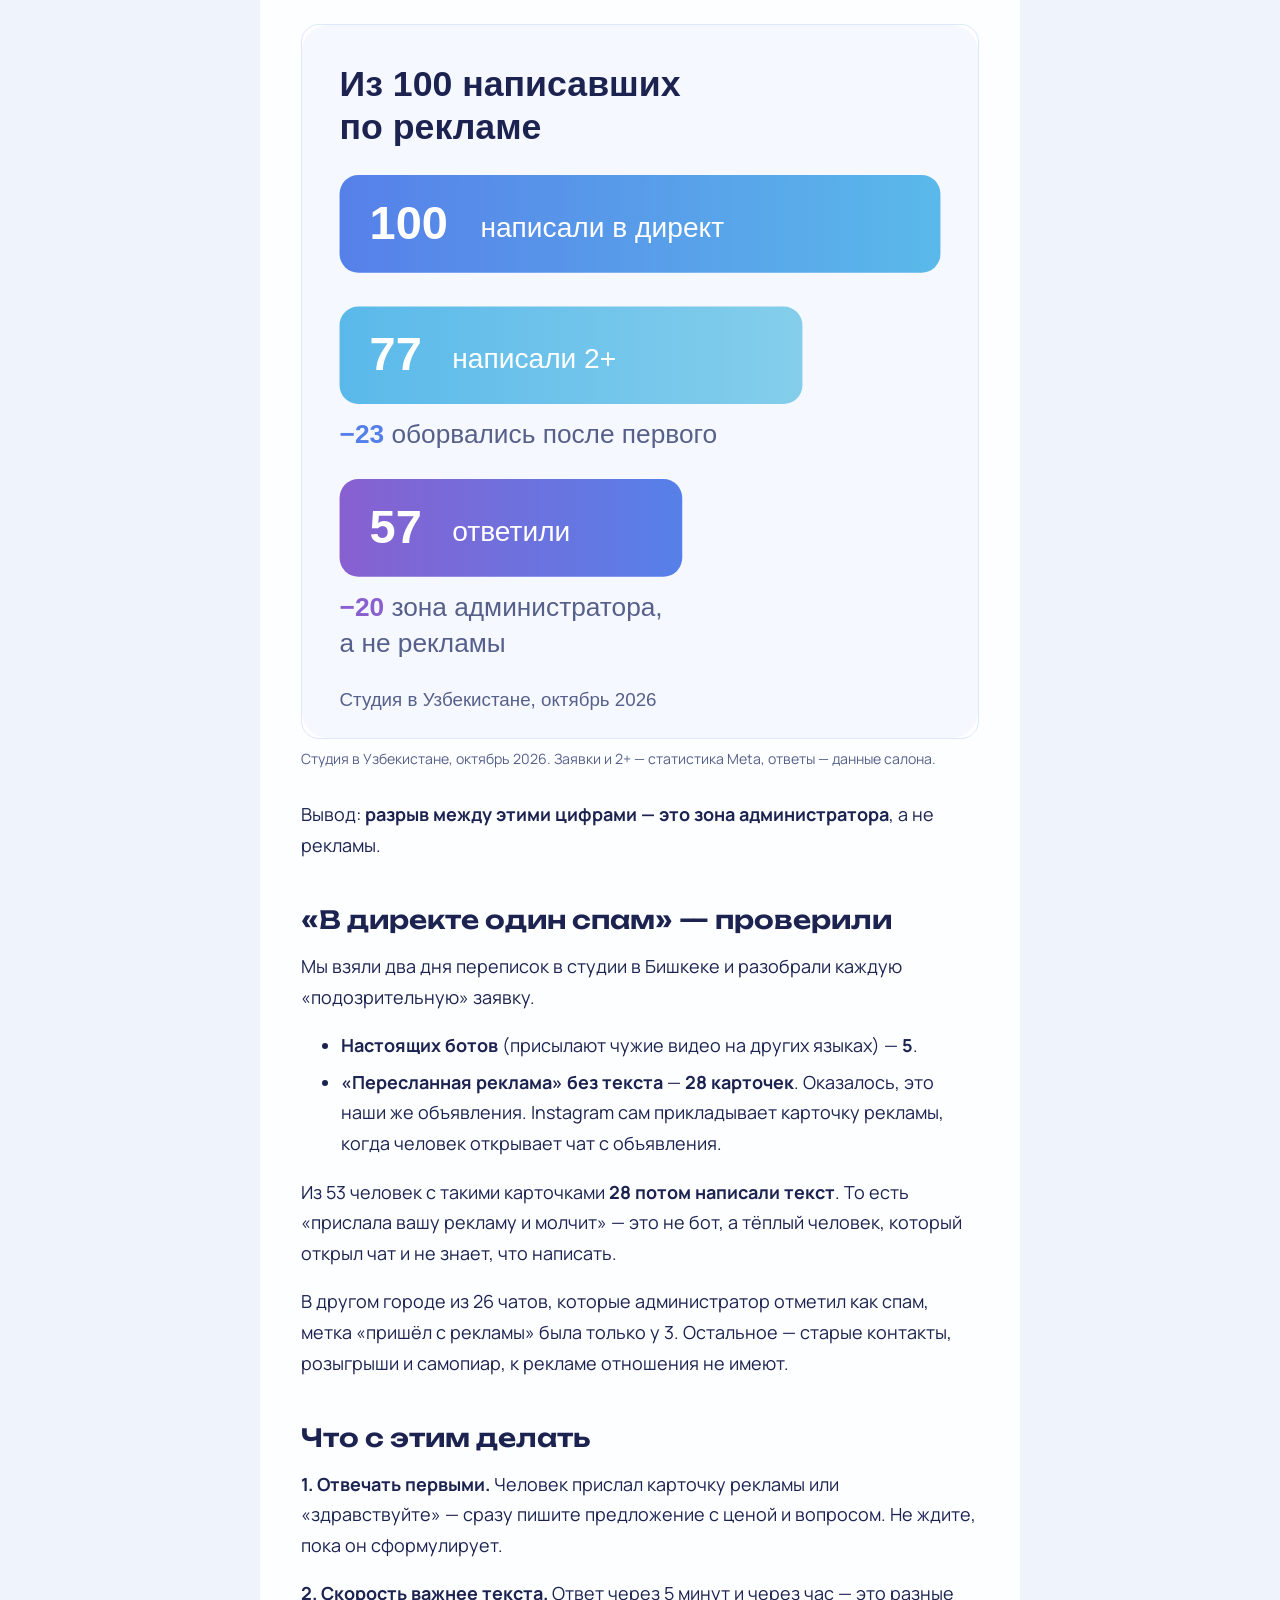
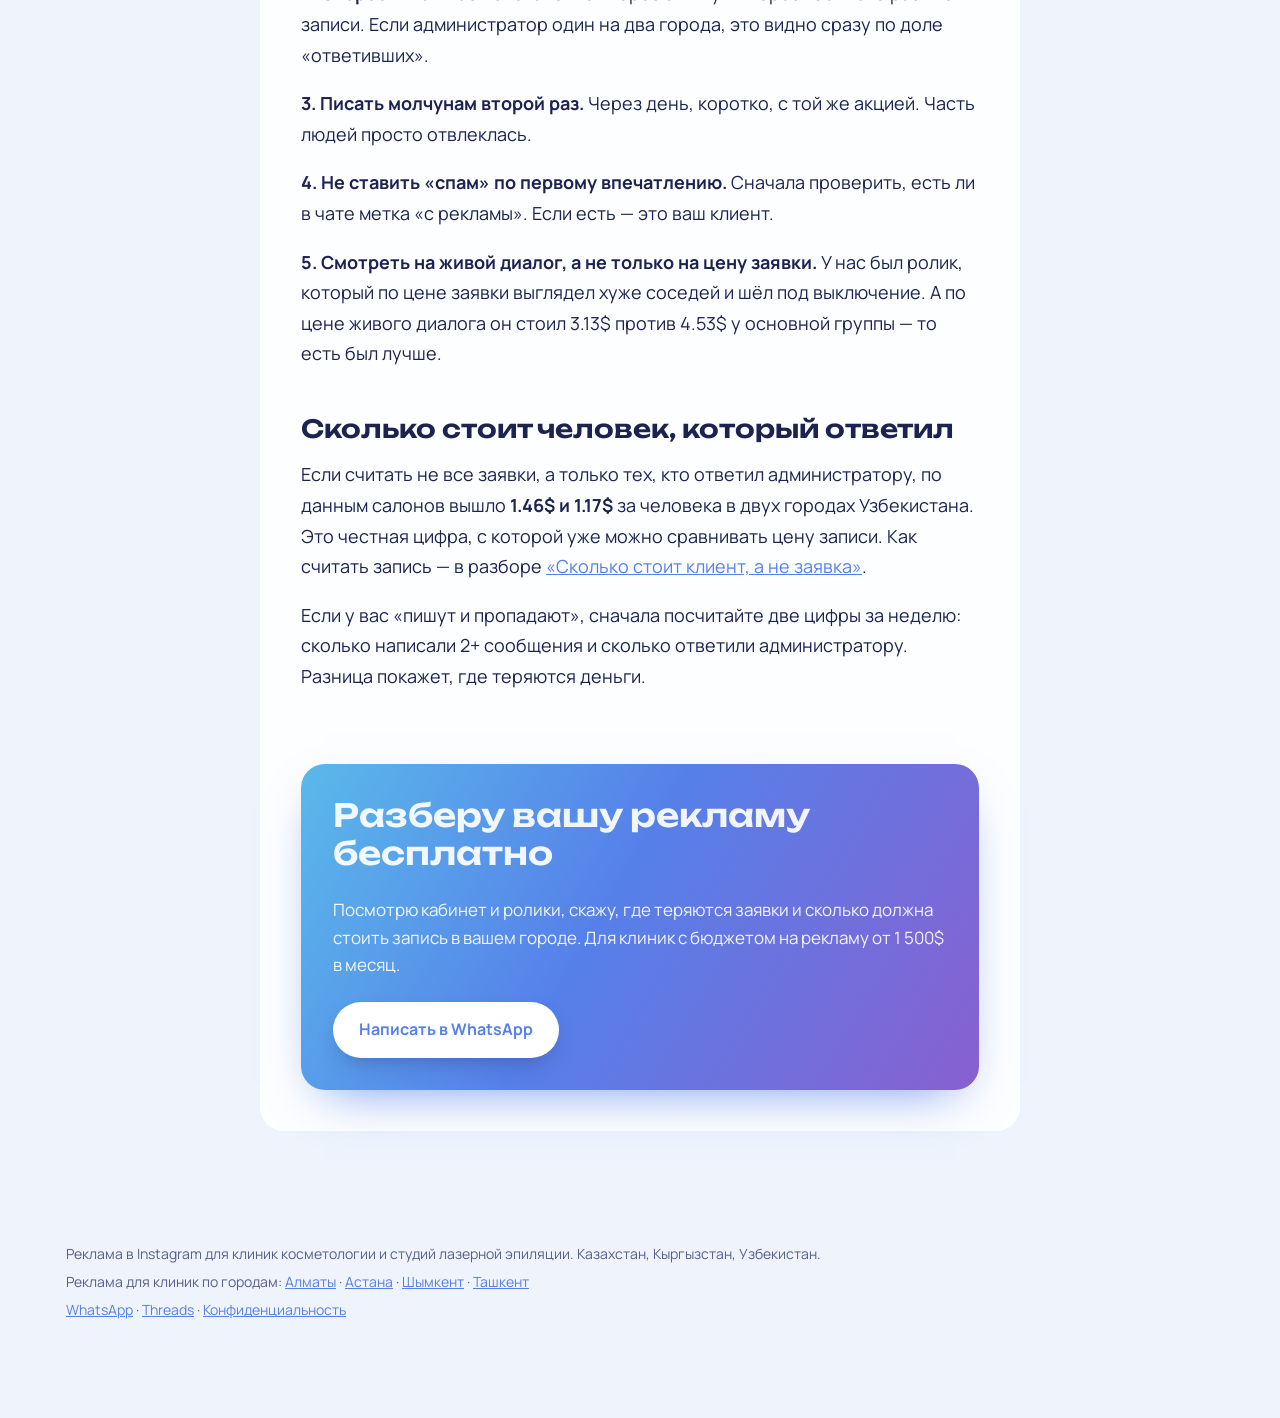
<file: blog/propadayut/index.html>
<!doctype html>
<html lang="ru">
<head>
<meta charset="utf-8">
<meta name="viewport" content="width=device-width, initial-scale=1">
<title>Клиенты пишут в директ и пропадают: что делать клинике и студии</title>
<meta name="description" content="30–40% переписок с рекламы обрываются после первого сообщения. Разбираем на цифрах трёх городов, кто эти люди, где спам, а где тёплые клиенты, и как вернуть часть заявок.">
<link rel="canonical" href="https://vladtarget.com/blog/propadayut/">

<meta property="og:type" content="article">
<meta property="og:title" content="Клиенты пишут в директ и пропадают: что делать клинике и студии">
<meta property="og:description" content="30–40% переписок с рекламы обрываются после первого сообщения. Разбираем на цифрах трёх городов, кто эти люди, где спам, а где тёплые клиенты, и как вернуть часть заявок.">
<meta property="og:url" content="https://vladtarget.com/blog/propadayut/">
<meta property="og:site_name" content="Влад Михальченко — реклама для клиник">
<meta property="og:locale" content="ru_RU">
<meta property="og:image" content="https://vladtarget.com/og.jpg">
<meta property="og:image:width" content="1200">
<meta property="og:image:height" content="630">
<meta name="twitter:card" content="summary_large_image">
<link rel="icon" href="/favicon.svg" type="image/svg+xml">
<link rel="preconnect" href="https://fonts.googleapis.com"><link rel="preconnect" href="https://fonts.gstatic.com" crossorigin>
<link rel="stylesheet" href="https://fonts.googleapis.com/css2?family=Manrope:wght@400;500;600;700;800&family=Unbounded:wght@500;600;700&display=swap">
<link rel="stylesheet" href="/style.css">
<script type="application/ld+json">{"@context": "https://schema.org", "@type": "Article", "headline": "«Пишут по рекламе и пропадают»: куда деваются заявки и что с этим делать", "description": "30–40% переписок с рекламы обрываются после первого сообщения. Разбираем на цифрах трёх городов, кто эти люди, где спам, а где тёплые клиенты, и как вернуть часть заявок.", "datePublished": "2026-11-07", "dateModified": "2026-11-07", "author": {"@type": "Person", "name": "Влад Михальченко", "url": "https://vladtarget.com/about/", "jobTitle": "Таргетолог Meta (Instagram, Facebook)", "sameAs": ["https://www.threads.net/@vlad_lh"]}, "mainEntityOfPage": "https://vladtarget.com/blog/propadayut/", "inLanguage": "ru"}</script><script type="application/ld+json">{"@context": "https://schema.org", "@type": "BreadcrumbList", "itemListElement": [{"@type": "ListItem", "position": 1, "name": "Блог", "item": "https://vladtarget.com/blog/"}, {"@type": "ListItem", "position": 2, "name": "«Пишут по рекламе и пропадают»: куда деваются заявки и что с этим делать", "item": "https://vladtarget.com/blog/propadayut/"}]}</script>
<script async src="https://www.googletagmanager.com/gtag/js?id=GTM-PFRWXSH4"></script>
<script>window.dataLayer=window.dataLayer||[];function gtag(){dataLayer.push(arguments);}gtag('js',new Date());gtag('config','GTM-PFRWXSH4');</script>
<script>(function(m,e,t,r,i,k,a){m[i]=m[i]||function(){(m[i].a=m[i].a||[]).push(arguments)};m[i].l=1*new Date();
for(var j=0;j<document.scripts.length;j++){if(document.scripts[j].src===r){return;}}
k=e.createElement(t),a=e.getElementsByTagName(t)[0],k.async=1,k.src=r,a.parentNode.insertBefore(k,a)})(window,document,'script','https://mc.yandex.ru/metrika/tag.js?id=114109129','ym');
ym(114109129,'init',{ssr:true,webvisor:true,clickmap:true,referrer:document.referrer,url:location.href,accurateTrackBounce:true,trackLinks:true});
document.addEventListener('click',function(e){var a=e.target.closest&&e.target.closest('a[href*="wa.me/"]');if(a){ym(114109129,'reachGoal','whatsapp');if(window.gtag){gtag('event','conversion',{'send_to':'AW-18560167496/_smRCJfdvrMdEMjclpJF'});}}});</script>
<noscript><div><img src="https://mc.yandex.ru/watch/114109129" style="position:absolute;left:-9999px" alt=""></div></noscript>
</head>
<body>
<header class="top"><div class="wrap">
  <a class="logo" href="/">Влад Михальченко</a>
  <nav><a class="nav-home" href="/blog/">Блог</a><a href="/about/">Обо мне</a><a class="nav-cta" href="https://wa.me/77712825889?text=Привет%2C+прочитал+статью+в+блоге%2C+хочу+обсудить+рекламу" rel="noopener" target="_blank">Написать</a></nav>
</div></header>
<main class="wrap">
<article class="post">
<p class="crumbs"><a href="/blog/">Блог</a></p>
<h1>«Пишут по рекламе и пропадают»: куда деваются заявки и что с этим делать</h1>
<p class="meta"><time datetime="2026-11-07">7 ноября 2026</time> · 3 мин чтения · <span class="views" data-id="propadayut" data-base="214">214 просмотров</span><script>(function(){var el=document.querySelector('.views');if(!el)return;
var id=el.dataset.id,base=+el.dataset.base,key='seen-'+id,api='https://views.vladtarget.com';
function w(n){var m=n%10,h=n%100;el.textContent=n.toLocaleString('ru-RU')+' '+(m==1&&h!=11?'просмотр':m>=2&&m<=4&&(h<12||h>14)?'просмотра':'просмотров');}
var seen=false;try{seen=localStorage.getItem(key)}catch(e){}
fetch(api+(seen?'/get':'/hit')+'?id='+id).then(function(r){return r.json()}).then(function(d){w(base+(d.count||0));try{localStorage.setItem(key,'1')}catch(e){}}).catch(function(){});})();</script></p>
<nav class="toc"><p>Содержание</p><ol><li><a href="#сколько-людей-пропадает-на-самом-деле">Сколько людей пропадает на самом деле</a></li><li><a href="#две-цифры-которые-надо-различать">Две цифры, которые надо различать</a></li><li><a href="#в-директе-один-спам-проверили">«В директе один спам» — проверили</a></li><li><a href="#что-с-этим-делать">Что с этим делать</a></li><li><a href="#сколько-стоит-человек-который-ответил">Сколько стоит человек, который ответил</a></li></ol></nav>
<div class="content">
<p>Самая частая жалоба владельца клиники на рекламу звучит так: «Пишут и пропадают. Половина — спам, половина — молчуны». И часто это правда наполовину. Люди действительно пропадают, но не потому, что реклама приводит «не тех».</p>
<p>Разберём на цифрах, кто эти люди и сколько из них можно вернуть.</p>
<h2 id="сколько-людей-пропадает-на-самом-деле">Сколько людей пропадает на самом деле</h2>
<p>По статистике Meta, <strong>30–40% переписок с рекламы обрываются после первого сообщения</strong>. Человек нажал кнопку, отправил «Здравствуйте» или «Сколько стоит?» — и всё.</p>
<p>По отчётам салонов картина похожая: в одной студии администраторы отметили, что <strong>около половины заявок не отвечают</strong>.</p>
<p>Это главная потеря во всей воронке. Больше, чем на любом другом шаге: от показа рекламы до записи.</p>
<h2 id="две-цифры-которые-надо-различать">Две цифры, которые надо различать</h2>
<p>Здесь легко запутаться, поэтому сразу разделим.</p>
<p><strong>«Написал 2 сообщения и больше».</strong> Это считает Meta. Мы называем это живым диалогом. В студиях Узбекистана таких было <strong>75–77%</strong> от всех заявок. В Бишкеке после перехода на директ — рост с 60% до 77%.</p>
<p><strong>«Ответил администратору».</strong> Это считает салон. В тех же двух городах — <strong>57% и 48%</strong>.</p>
<p>Почему разница? Человек может написать два сообщения сам, ещё до ответа: «Здравствуйте» и «Сколько стоит подмышки?». Для Meta это живой диалог, а администратор до него ещё не дошёл. Если ответ пришёл через час, человек уже ушёл к конкурентам, которые ответили за пять минут.</p>
<figure class="chart"><img src="/charts/propadayut-funnel-m.svg" alt="Воронка: из 100 написавших по рекламе 77 написали 2+ сообщения, 57 ответили администратору" loading="lazy"><figcaption>Студия в Узбекистане, октябрь 2026. Заявки и 2+ — статистика Meta, ответы — данные салона.</figcaption></figure>
<p>Вывод: <strong>разрыв между этими цифрами — это зона администратора</strong>, а не рекламы.</p>
<h2 id="в-директе-один-спам-проверили">«В директе один спам» — проверили</h2>
<p>Мы взяли два дня переписок в студии в Бишкеке и разобрали каждую «подозрительную» заявку.</p>
<ul><li><strong>Настоящих ботов</strong> (присылают чужие видео на других языках) — <strong>5</strong>.</li><li><strong>«Пересланная реклама» без текста</strong> — <strong>28 карточек</strong>. Оказалось, это наши же объявления. Instagram сам прикладывает карточку рекламы, когда человек открывает чат с объявления.</li></ul>
<p>Из 53 человек с такими карточками <strong>28 потом написали текст</strong>. То есть «прислала вашу рекламу и молчит» — это не бот, а тёплый человек, который открыл чат и не знает, что написать.</p>
<p>В другом городе из 26 чатов, которые администратор отметил как спам, метка «пришёл с рекламы» была только у 3. Остальное — старые контакты, розыгрыши и самопиар, к рекламе отношения не имеют.</p>
<h2 id="что-с-этим-делать">Что с этим делать</h2>
<p><strong>1. Отвечать первыми.</strong> Человек прислал карточку рекламы или «здравствуйте» — сразу пишите предложение с ценой и вопросом. Не ждите, пока он сформулирует.</p>
<p><strong>2. Скорость важнее текста.</strong> Ответ через 5 минут и через час — это разные записи. Если администратор один на два города, это видно сразу по доле «ответивших».</p>
<p><strong>3. Писать молчунам второй раз.</strong> Через день, коротко, с той же акцией. Часть людей просто отвлеклась.</p>
<p><strong>4. Не ставить «спам» по первому впечатлению.</strong> Сначала проверить, есть ли в чате метка «с рекламы». Если есть — это ваш клиент.</p>
<p><strong>5. Смотреть на живой диалог, а не только на цену заявки.</strong> У нас был ролик, который по цене заявки выглядел хуже соседей и шёл под выключение. А по цене живого диалога он стоил 3.13$ против 4.53$ у основной группы — то есть был лучше.</p>
<h2 id="сколько-стоит-человек-который-ответил">Сколько стоит человек, который ответил</h2>
<p>Если считать не все заявки, а только тех, кто ответил администратору, по данным салонов вышло <strong>1.46$ и 1.17$</strong> за человека в двух городах Узбекистана. Это честная цифра, с которой уже можно сравнивать цену записи. Как считать запись — в разборе <a href="/blog/cena-zapisi/">«Сколько стоит клиент, а не заявка»</a>.</p>
<p>Если у вас «пишут и пропадают», сначала посчитайте две цифры за неделю: сколько написали 2+ сообщения и сколько ответили администратору. Разница покажет, где теряются деньги.</p>
</div>
<aside class="cta">
  <p class="cta-title">Разберу вашу рекламу бесплатно</p>
  <p>Посмотрю кабинет и ролики, скажу, где теряются заявки и сколько должна стоить запись в вашем городе. Для клиник с бюджетом на рекламу от 1 500$ в месяц.</p>
  <a class="btn" href="https://wa.me/77712825889?text=Привет%2C+прочитал+статью+в+блоге%2C+хочу+обсудить+рекламу" rel="noopener" target="_blank">Написать в WhatsApp</a>
</aside>
</article>
</main>
<a class="wa-float" href="https://wa.me/77712825889?text=Привет%2C+прочитал+статью+в+блоге%2C+хочу+обсудить+рекламу" rel="noopener" target="_blank" aria-label="Написать в WhatsApp"><svg viewBox="0 0 32 32" width="28" height="28" aria-hidden="true"><path fill="currentColor" d="M16 3C9 3 3.3 8.6 3.3 15.6c0 2.5.7 4.8 1.9 6.8L3 29l6.8-2.1c1.9 1 4 1.6 6.2 1.6 7 0 12.7-5.6 12.7-12.6S23 3 16 3zm0 23.1c-2 0-3.9-.6-5.5-1.6l-.4-.2-4 1.2 1.3-3.9-.3-.4c-1.1-1.7-1.7-3.6-1.7-5.6C5.4 9.8 10.1 5.2 16 5.2s10.6 4.6 10.6 10.4S21.9 26.1 16 26.1zm5.8-7.8c-.3-.2-1.9-.9-2.2-1-.3-.1-.5-.2-.7.2-.2.3-.8 1-1 1.2-.2.2-.4.2-.7.1-.3-.2-1.3-.5-2.5-1.5-.9-.8-1.5-1.8-1.7-2.1-.2-.3 0-.5.1-.6l.5-.6c.2-.2.2-.3.3-.5.1-.2.1-.4 0-.6l-1-2.4c-.3-.6-.5-.5-.7-.5h-.6c-.2 0-.6.1-.9.4-.3.3-1.2 1.1-1.2 2.7s1.2 3.1 1.4 3.3c.2.2 2.4 3.6 5.7 5 .8.3 1.4.5 1.9.7.8.3 1.5.2 2.1.1.6-.1 1.9-.8 2.2-1.5.3-.7.3-1.3.2-1.5-.1-.1-.3-.2-.6-.3z"/></svg><span>Написать</span></a>
<footer class="foot"><div class="wrap">
  <p>Реклама в Instagram для клиник косметологии и студий лазерной эпиляции. Казахстан, Кыргызстан, Узбекистан.</p>
  <p>Реклама для клиник по городам: <a href="/almaty/">Алматы</a> · <a href="/astana/">Астана</a> · <a href="/shymkent/">Шымкент</a> · <a href="/tashkent/">Ташкент</a></p>
  <p><a href="https://wa.me/77712825889?text=Привет%2C+прочитал+статью+в+блоге%2C+хочу+обсудить+рекламу" rel="noopener" target="_blank">WhatsApp</a> · <a href="https://www.threads.net/@vlad_lh" rel="noopener" target="_blank">Threads</a> · <a href="/privacy/">Конфиденциальность</a></p>
</div></footer>
</body>
</html>
</file>
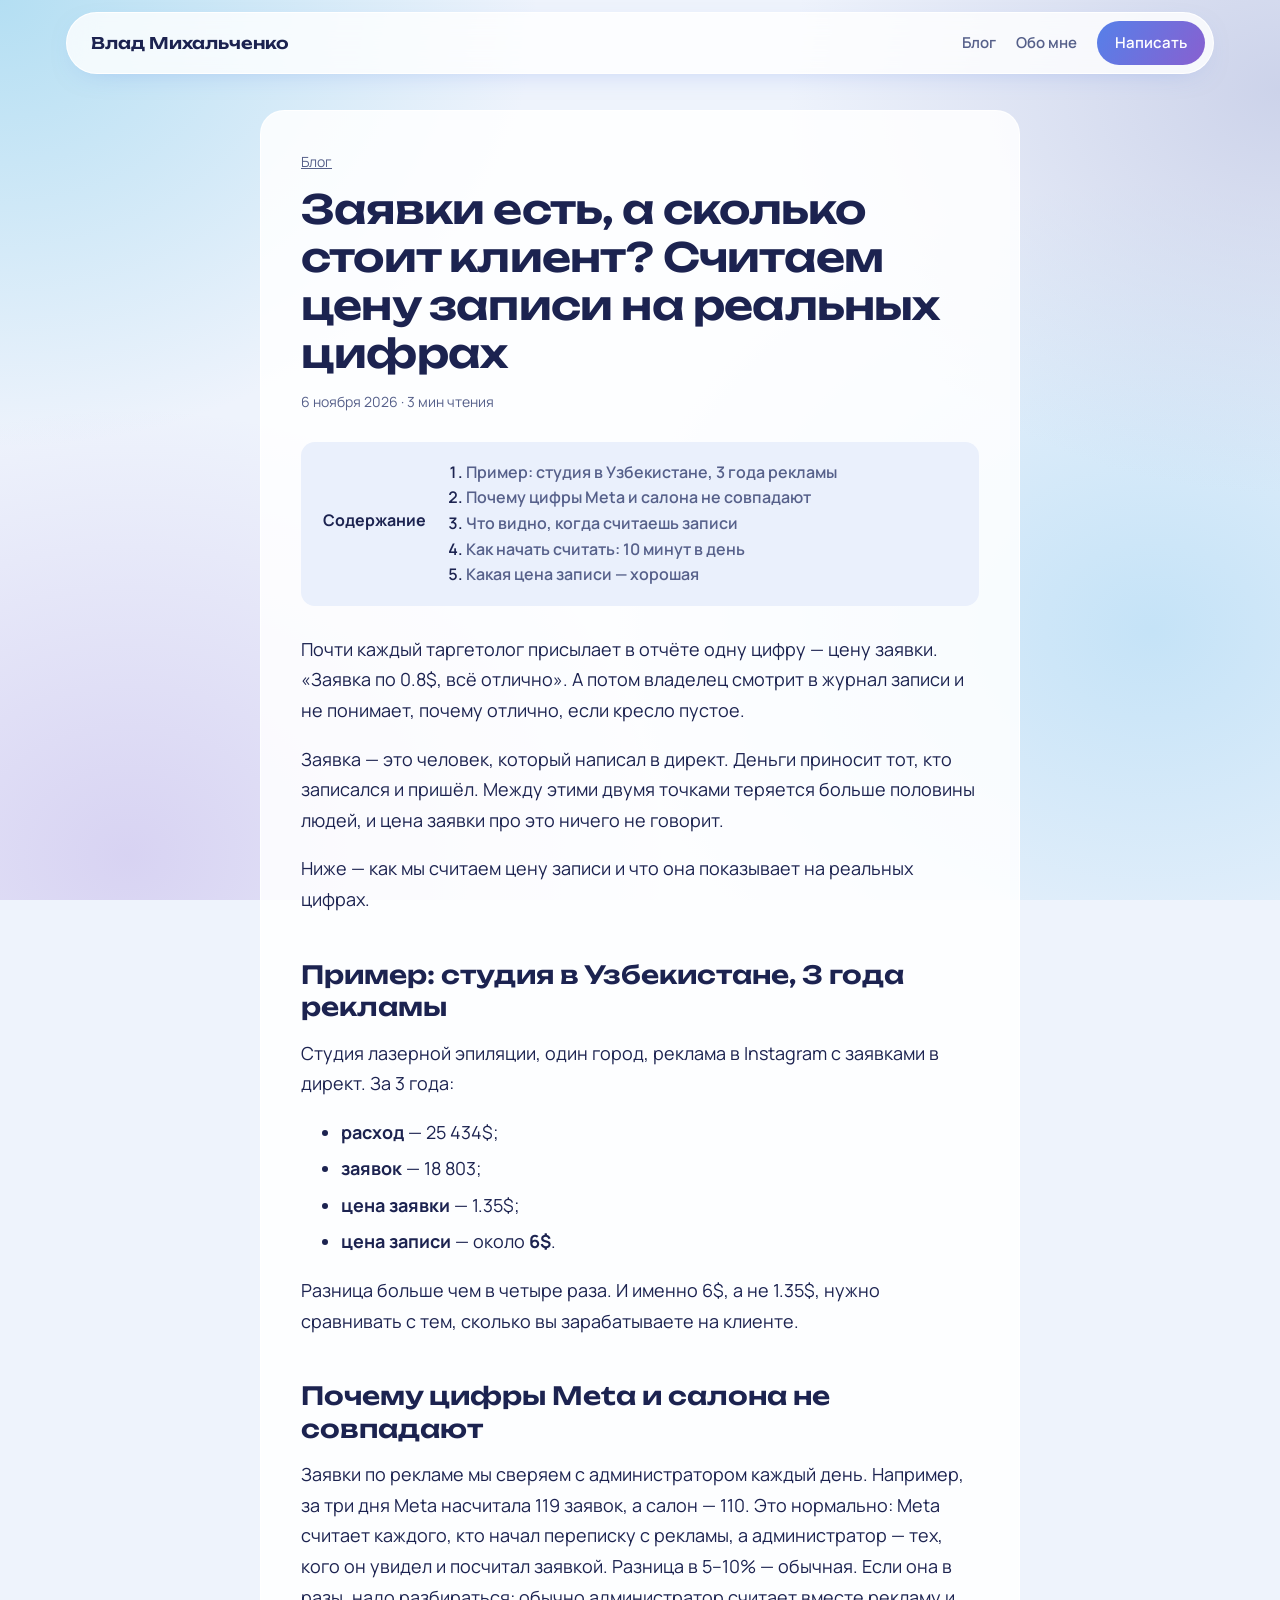
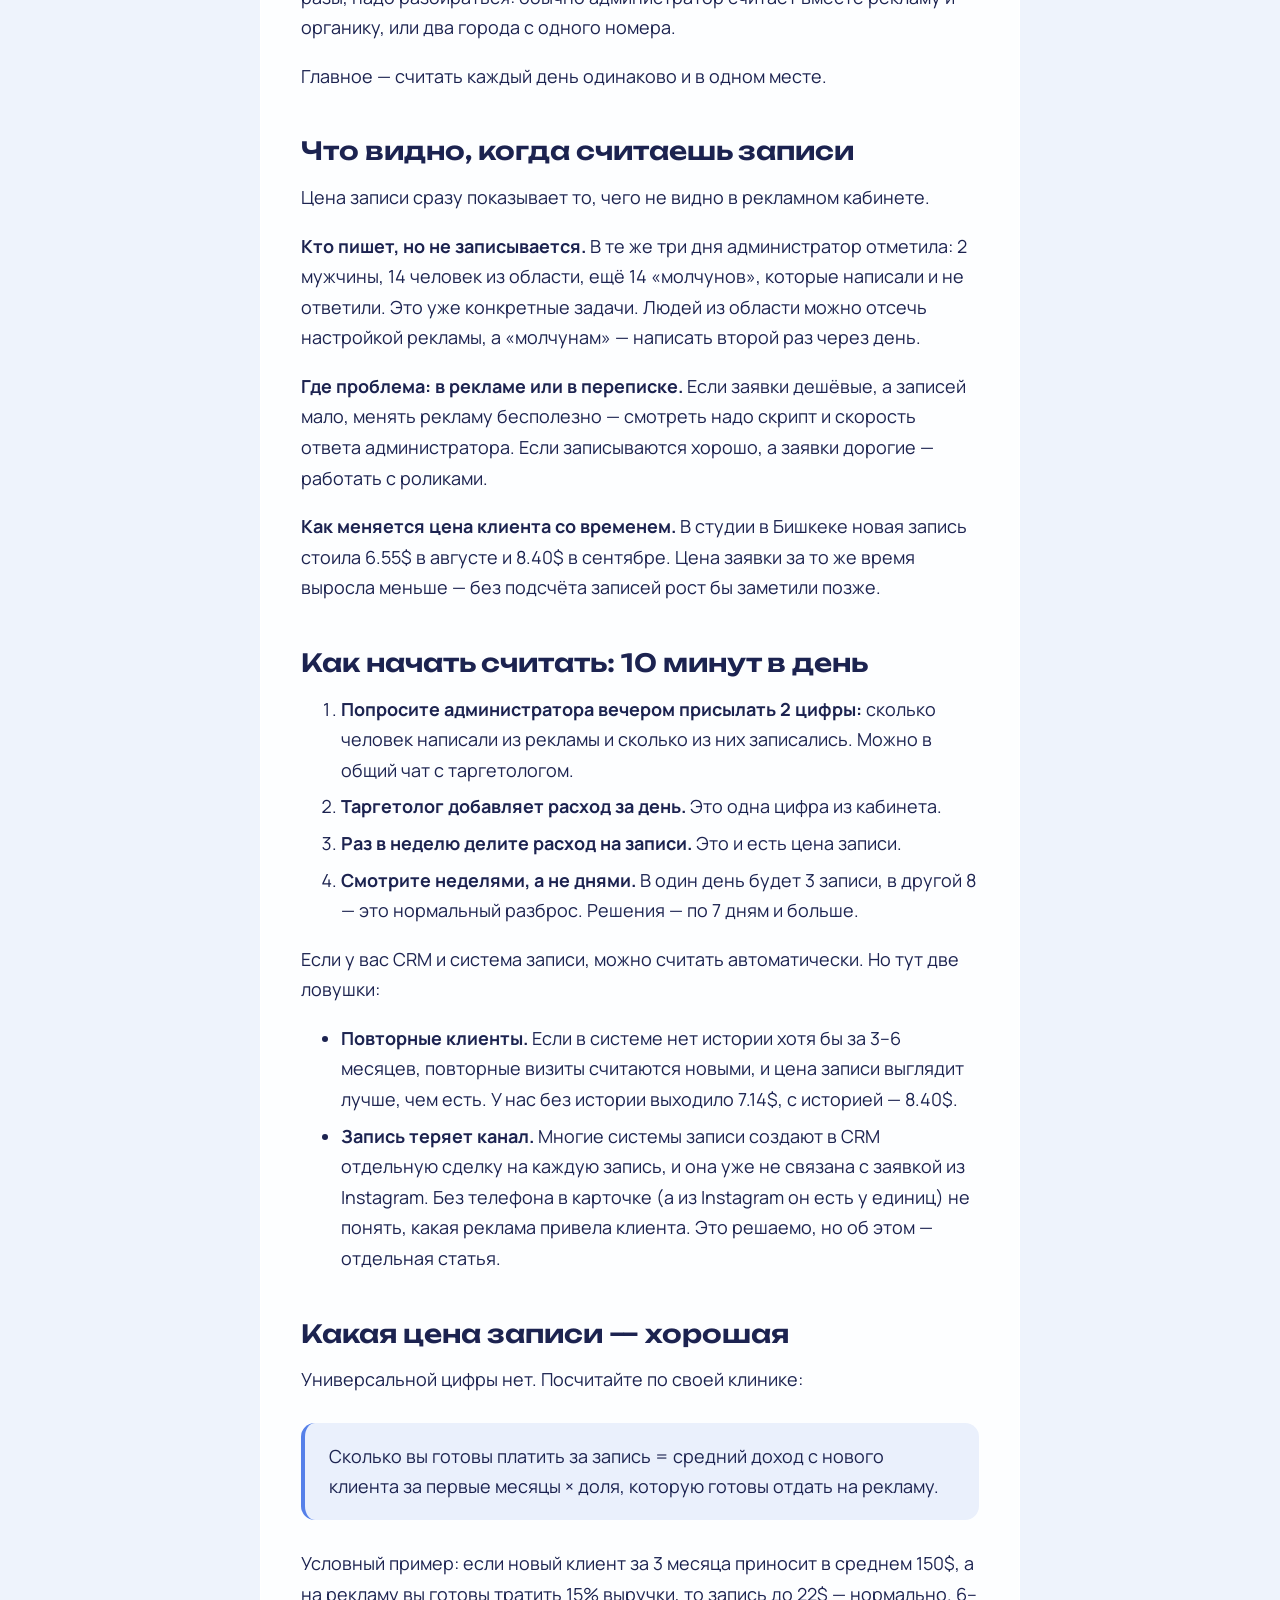
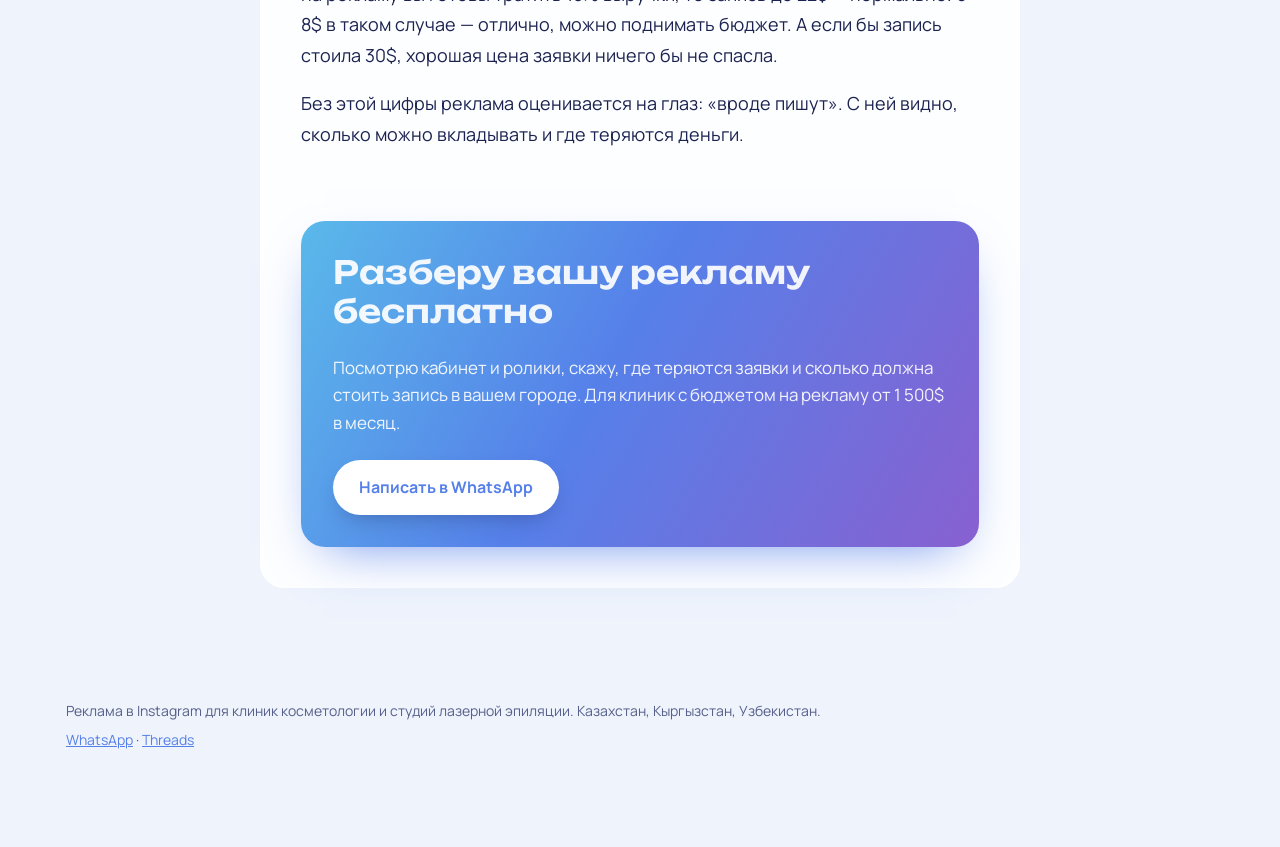
<file: drafts/cena-zapisi/index.html>
<!doctype html>
<html lang="ru">
<head>
<meta charset="utf-8">
<meta name="viewport" content="width=device-width, initial-scale=1">
<title>Цена записи клиента из Instagram: как посчитать для клиники и студии</title>
<meta name="description" content="Таргетолог показывает цену заявки, но платите вы за записи. Как посчитать цену записи за 10 минут в день, на цифрах студии в Узбекистане и Кыргызстане.">
<link rel="canonical" href="https://vladtarget.com/drafts/cena-zapisi/">
<meta name="robots" content="noindex">
<meta property="og:type" content="article">
<meta property="og:title" content="Цена записи клиента из Instagram: как посчитать для клиники и студии">
<meta property="og:description" content="Таргетолог показывает цену заявки, но платите вы за записи. Как посчитать цену записи за 10 минут в день, на цифрах студии в Узбекистане и Кыргызстане.">
<meta property="og:url" content="https://vladtarget.com/drafts/cena-zapisi/">
<meta property="og:site_name" content="Влад Михальченко — реклама для клиник">
<meta property="og:locale" content="ru_RU">
<meta property="og:image" content="https://vladtarget.com/og.jpg">
<meta property="og:image:width" content="1200">
<meta property="og:image:height" content="630">
<meta name="twitter:card" content="summary_large_image">
<link rel="icon" href="/favicon.svg" type="image/svg+xml">
<link rel="preconnect" href="https://fonts.googleapis.com"><link rel="preconnect" href="https://fonts.gstatic.com" crossorigin>
<link rel="stylesheet" href="https://fonts.googleapis.com/css2?family=Manrope:wght@400;500;600;700;800&family=Unbounded:wght@500;600;700&display=swap">
<link rel="stylesheet" href="/style.css">
<script type="application/ld+json">{"@context": "https://schema.org", "@type": "Article", "headline": "Заявки есть, а сколько стоит клиент? Считаем цену записи на реальных цифрах", "description": "Таргетолог показывает цену заявки, но платите вы за записи. Как посчитать цену записи за 10 минут в день, на цифрах студии в Узбекистане и Кыргызстане.", "datePublished": "2026-11-06", "dateModified": "2026-11-06", "author": {"@type": "Person", "name": "Влад Михальченко", "url": "https://vladtarget.com/about/", "jobTitle": "Таргетолог Meta (Instagram, Facebook)", "sameAs": ["https://www.threads.net/@vlad_lh"]}, "mainEntityOfPage": "https://vladtarget.com/drafts/cena-zapisi/", "inLanguage": "ru"}</script><script type="application/ld+json">{"@context": "https://schema.org", "@type": "BreadcrumbList", "itemListElement": [{"@type": "ListItem", "position": 1, "name": "Блог", "item": "https://vladtarget.com/blog/"}, {"@type": "ListItem", "position": 2, "name": "Заявки есть, а сколько стоит клиент? Считаем цену записи на реальных цифрах", "item": "https://vladtarget.com/drafts/cena-zapisi/"}]}</script>
</head>
<body>
<header class="top"><div class="wrap">
  <a class="logo" href="/">Влад Михальченко</a>
  <nav><a class="nav-home" href="/blog/">Блог</a><a href="/about/">Обо мне</a><a class="nav-cta" href="https://wa.me/77712825889?text=Привет%2C+прочитал+статью+в+блоге%2C+хочу+обсудить+рекламу" rel="noopener" target="_blank">Написать</a></nav>
</div></header>
<main class="wrap">
<article class="post">
<p class="crumbs"><a href="/blog/">Блог</a></p>
<h1>Заявки есть, а сколько стоит клиент? Считаем цену записи на реальных цифрах</h1>
<p class="meta"><time datetime="2026-11-06">6 ноября 2026</time> · 3 мин чтения</p>
<nav class="toc"><p>Содержание</p><ol><li><a href="#пример-студия-в-узбекистане-3-года-рекламы">Пример: студия в Узбекистане, 3 года рекламы</a></li><li><a href="#почему-цифры-meta-и-салона-не-совпадают">Почему цифры Meta и салона не совпадают</a></li><li><a href="#что-видно-когда-считаешь-записи">Что видно, когда считаешь записи</a></li><li><a href="#как-начать-считать-10-минут-в-день">Как начать считать: 10 минут в день</a></li><li><a href="#какая-цена-записи-хорошая">Какая цена записи — хорошая</a></li></ol></nav>
<div class="content">
<p>Почти каждый таргетолог присылает в отчёте одну цифру — цену заявки. «Заявка по 0.8$, всё отлично». А потом владелец смотрит в журнал записи и не понимает, почему отлично, если кресло пустое.</p>
<p>Заявка — это человек, который написал в директ. Деньги приносит тот, кто записался и пришёл. Между этими двумя точками теряется больше половины людей, и цена заявки про это ничего не говорит.</p>
<p>Ниже — как мы считаем цену записи и что она показывает на реальных цифрах.</p>
<h2 id="пример-студия-в-узбекистане-3-года-рекламы">Пример: студия в Узбекистане, 3 года рекламы</h2>
<p>Студия лазерной эпиляции, один город, реклама в Instagram с заявками в директ. За 3 года:</p>
<ul><li><strong>расход</strong> — 25 434$;</li><li><strong>заявок</strong> — 18 803;</li><li><strong>цена заявки</strong> — 1.35$;</li><li><strong>цена записи</strong> — около <strong>6$</strong>.</li></ul>
<p>Разница больше чем в четыре раза. И именно 6$, а не 1.35$, нужно сравнивать с тем, сколько вы зарабатываете на клиенте.</p>
<h2 id="почему-цифры-meta-и-салона-не-совпадают">Почему цифры Meta и салона не совпадают</h2>
<p>Заявки по рекламе мы сверяем с администратором каждый день. Например, за три дня Meta насчитала 119 заявок, а салон — 110. Это нормально: Meta считает каждого, кто начал переписку с рекламы, а администратор — тех, кого он увидел и посчитал заявкой. Разница в 5–10% — обычная. Если она в разы, надо разбираться: обычно администратор считает вместе рекламу и органику, или два города с одного номера.</p>
<p>Главное — считать каждый день одинаково и в одном месте.</p>
<h2 id="что-видно-когда-считаешь-записи">Что видно, когда считаешь записи</h2>
<p>Цена записи сразу показывает то, чего не видно в рекламном кабинете.</p>
<p><strong>Кто пишет, но не записывается.</strong> В те же три дня администратор отметила: 2 мужчины, 14 человек из области, ещё 14 «молчунов», которые написали и не ответили. Это уже конкретные задачи. Людей из области можно отсечь настройкой рекламы, а «молчунам» — написать второй раз через день.</p>
<p><strong>Где проблема: в рекламе или в переписке.</strong> Если заявки дешёвые, а записей мало, менять рекламу бесполезно — смотреть надо скрипт и скорость ответа администратора. Если записываются хорошо, а заявки дорогие — работать с роликами.</p>
<p><strong>Как меняется цена клиента со временем.</strong> В студии в Бишкеке новая запись стоила 6.55$ в августе и 8.40$ в сентябре. Цена заявки за то же время выросла меньше — без подсчёта записей рост бы заметили позже.</p>
<h2 id="как-начать-считать-10-минут-в-день">Как начать считать: 10 минут в день</h2>
<ol><li><strong>Попросите администратора вечером присылать 2 цифры:</strong> сколько человек написали из рекламы и сколько из них записались. Можно в общий чат с таргетологом.</li><li><strong>Таргетолог добавляет расход за день.</strong> Это одна цифра из кабинета.</li><li><strong>Раз в неделю делите расход на записи.</strong> Это и есть цена записи.</li><li><strong>Смотрите неделями, а не днями.</strong> В один день будет 3 записи, в другой 8 — это нормальный разброс. Решения — по 7 дням и больше.</li></ol>
<p>Если у вас CRM и система записи, можно считать автоматически. Но тут две ловушки:</p>
<ul><li><strong>Повторные клиенты.</strong> Если в системе нет истории хотя бы за 3–6 месяцев, повторные визиты считаются новыми, и цена записи выглядит лучше, чем есть. У нас без истории выходило 7.14$, с историей — 8.40$.</li><li><strong>Запись теряет канал.</strong> Многие системы записи создают в CRM отдельную сделку на каждую запись, и она уже не связана с заявкой из Instagram. Без телефона в карточке (а из Instagram он есть у единиц) не понять, какая реклама привела клиента. Это решаемо, но об этом — отдельная статья.</li></ul>
<h2 id="какая-цена-записи-хорошая">Какая цена записи — хорошая</h2>
<p>Универсальной цифры нет. Посчитайте по своей клинике:</p>
<blockquote><p>Сколько вы готовы платить за запись = средний доход с нового клиента за первые месяцы × доля, которую готовы отдать на рекламу.</p></blockquote>
<p>Условный пример: если новый клиент за 3 месяца приносит в среднем 150$, а на рекламу вы готовы тратить 15% выручки, то запись до 22$ — нормально. 6–8$ в таком случае — отлично, можно поднимать бюджет. А если бы запись стоила 30$, хорошая цена заявки ничего бы не спасла.</p>
<p>Без этой цифры реклама оценивается на глаз: «вроде пишут». С ней видно, сколько можно вкладывать и где теряются деньги.</p>
</div>
<aside class="cta">
  <p class="cta-title">Разберу вашу рекламу бесплатно</p>
  <p>Посмотрю кабинет и ролики, скажу, где теряются заявки и сколько должна стоить запись в вашем городе. Для клиник с бюджетом на рекламу от 1 500$ в месяц.</p>
  <a class="btn" href="https://wa.me/77712825889?text=Привет%2C+прочитал+статью+в+блоге%2C+хочу+обсудить+рекламу" rel="noopener" target="_blank">Написать в WhatsApp</a>
</aside>
</article>
</main>
<footer class="foot"><div class="wrap">
  <p>Реклама в Instagram для клиник косметологии и студий лазерной эпиляции. Казахстан, Кыргызстан, Узбекистан.</p>
  <p><a href="https://wa.me/77712825889?text=Привет%2C+прочитал+статью+в+блоге%2C+хочу+обсудить+рекламу" rel="noopener" target="_blank">WhatsApp</a> · <a href="https://www.threads.net/@vlad_lh" rel="noopener" target="_blank">Threads</a></p>
</div></footer>
</body>
</html>
</file>
<file: style.css>
/* Палитра «чистый и энергичный»: #5680E9 #84CEEB #5AB9EA #C1C8E4 #8860D0. Сайт всегда светлый. */
:root{
  color-scheme:light;
  --blue:#5680e9;--sky:#84ceeb;--sky-2:#5ab9ea;--lav:#c1c8e4;--violet:#8860d0;
  --text:#1c2350;--muted:#56608a;--line:rgba(86,128,233,.18);
  --card:rgba(255,255,255,.78);--card-solid:#fff;--soft:#eaf0fc;
  --grad:linear-gradient(120deg,#5ab9ea 0%,#5680e9 45%,#8860d0 100%);
  --grad-btn:linear-gradient(120deg,#5680e9 0%,#8860d0 100%);
  --r:24px;--r-sm:14px;
  --font:"Manrope",-apple-system,BlinkMacSystemFont,"Segoe UI",Roboto,Arial,sans-serif;
  --font-head:"Unbounded","Manrope",-apple-system,Arial,sans-serif;
}
*{box-sizing:border-box}
html{-webkit-text-size-adjust:100%;background:#eef3fc}
body{margin:0;color:var(--text);font:17px/1.6 var(--font);min-height:100vh;
  background:
    radial-gradient(60vw 50vw at 0% 0%,rgba(132,206,235,.55) 0%,transparent 70%),
    radial-gradient(55vw 45vw at 100% 10%,rgba(193,200,228,.75) 0%,transparent 70%),
    radial-gradient(60vw 50vw at 90% 70%,rgba(90,185,234,.28) 0%,transparent 70%),
    radial-gradient(60vw 50vw at 10% 95%,rgba(136,96,208,.22) 0%,transparent 70%),
    #eef3fc;background-attachment:fixed}
img{max-width:100%;display:block}
a{color:var(--blue)}
.wrap{max-width:1180px;margin:0 auto;padding:0 16px}
.muted{color:var(--muted)}

/* шапка */
.top{position:sticky;top:0;z-index:10;padding:12px 0}
.top .wrap{display:flex;align-items:center;justify-content:space-between;gap:12px;background:rgba(255,255,255,.8);backdrop-filter:blur(14px);-webkit-backdrop-filter:blur(14px);border:1px solid rgba(255,255,255,.95);box-shadow:0 8px 30px -18px rgba(86,128,233,.5);border-radius:999px;padding:8px 8px 8px 24px;max-width:1148px}
.logo{font:600 16px/1 var(--font-head);color:var(--text);text-decoration:none;white-space:nowrap}
nav{display:flex;gap:20px;align-items:center;font-size:15px;font-weight:600}
nav a{color:var(--muted);text-decoration:none;white-space:nowrap}
nav a:hover{color:var(--blue)}
nav .nav-cta{background:var(--grad-btn);color:#fff;padding:10px 18px;border-radius:999px}
nav .nav-cta:hover{color:#fff;filter:brightness(1.08)}

/* плитки */
.bento{display:grid;gap:16px;list-style:none;padding:0;margin:0}
.tile{background:var(--card);backdrop-filter:blur(14px);-webkit-backdrop-filter:blur(14px);border:1px solid rgba(255,255,255,.95);box-shadow:0 10px 40px -24px rgba(86,128,233,.55);border-radius:var(--r);padding:28px;position:relative;overflow:hidden}
.tile-accent,.tile-dark{background:var(--grad);border-color:transparent;color:#fff;box-shadow:0 16px 40px -20px rgba(86,128,233,.8)}
.tile-soft{background:rgba(193,200,228,.35)}

/* кнопки */
.btn{display:inline-block;background:var(--grad-btn);color:#fff;text-decoration:none;font-weight:700;padding:15px 26px;border-radius:999px;font-size:16px;box-shadow:0 10px 24px -10px rgba(136,96,208,.75);transition:filter .2s,transform .2s}
.btn:hover{filter:brightness(1.08);transform:translateY(-1px)}
.btn-dark{background:#fff;color:var(--blue);box-shadow:inset 0 0 0 2px rgba(86,128,233,.35)}
.btn-dark:hover{box-shadow:inset 0 0 0 2px var(--blue)}

/* первый экран */
main{padding-top:8px}
.hero-grid{display:grid;grid-template-columns:1.2fr 1fr;gap:24px;align-items:center;padding:48px 44px;margin-top:8px}
.pill{display:inline-block;margin:0 0 22px;padding:6px 14px;border-radius:999px;background:rgba(86,128,233,.1);color:var(--blue);font-size:13px;font-weight:700}
.hero-main h1{font:600 clamp(30px,4vw,48px)/1.12 var(--font-head);letter-spacing:-.02em;margin:0 0 24px}
.hl{background:var(--grad);-webkit-background-clip:text;background-clip:text;color:transparent}
.lead{color:var(--muted);font-size:18px;margin:0}
.hero-bullets{list-style:none;margin:0;padding:0;display:grid;gap:12px}
.hero-bullets li{position:relative;padding-left:30px;color:var(--muted);font-size:16px;line-height:1.5}
.hero-bullets li::before{content:"";position:absolute;left:0;top:4px;width:16px;height:16px;border-radius:50%;border:5px solid var(--sky-2);box-sizing:border-box}
.hero-bullets b{color:var(--text)}
.hero-actions{display:flex;flex-wrap:wrap;gap:12px;margin:32px 0 0}

/* круг на первом экране */
.hero-visual{position:relative;aspect-ratio:1;width:100%;max-width:440px;justify-self:center;display:grid;place-items:center}
.orbit{position:absolute;border-radius:50%}
.orbit-1{inset:0;border:3px dashed rgba(86,128,233,.55);animation:spin 60s linear infinite}
.orbit-2{inset:9%;border:10px dotted rgba(90,185,234,.55);animation:spin 90s linear infinite reverse}
.orbit-3{inset:20%;background:radial-gradient(circle at 35% 30%,#fff 0%,#c9ecfa 40%,#a9b8f0 75%,#b7a2e6 100%);box-shadow:0 30px 60px -20px rgba(86,128,233,.6),inset 0 0 40px rgba(255,255,255,.8)}
.orbit-core{position:relative;text-align:center}
.orbit-core b{display:block;font:600 clamp(34px,4vw,50px)/1 var(--font-head);background:var(--grad-btn);-webkit-background-clip:text;background-clip:text;color:transparent;letter-spacing:-.02em}
.orbit-core span{display:block;margin-top:8px;font-size:14px;font-weight:600;color:var(--muted);line-height:1.4}
@keyframes spin{to{transform:rotate(360deg)}}
@media (prefers-reduced-motion:reduce){.orbit{animation:none}}

/* заголовки секций */
.h2{font:600 clamp(24px,3vw,34px)/1.2 var(--font-head);letter-spacing:-.01em;margin:72px 0 24px}

/* оффер и финал — яркий градиент */
.offer,.final,.cta{background:var(--grad);color:#fff;border:0;box-shadow:0 20px 50px -24px rgba(86,128,233,.9)}
.offer{margin-top:16px;display:grid;grid-template-columns:1.1fr 1fr;gap:40px;padding:44px}
.offer h2,.final h2{font:600 clamp(26px,3.2vw,38px)/1.15 var(--font-head);letter-spacing:-.02em;margin:0 0 14px}
.offer-main p,.final-main p{opacity:.92;margin:0 0 24px}
.pill-light{background:rgba(255,255,255,.2);color:#fff}
.offer-list,.final-list{list-style:none;margin:0;padding:0;display:grid;gap:12px;align-content:center}
.offer-list li,.final-list li{padding:18px 20px;border-radius:var(--r-sm);background:rgba(255,255,255,.16);border:1px solid rgba(255,255,255,.3)}
.offer-list b,.final-list b{display:block;font-weight:700;margin-bottom:4px}
.offer-list span,.final-list span{font-size:15px;opacity:.9}
.offer-note{grid-column:1/-1;margin:0;font-size:13px;opacity:.8}
.offer .btn,.final .btn,.cta .btn{background:#fff;color:var(--blue);box-shadow:0 10px 24px -10px rgba(28,35,80,.4)}
.final{margin-top:72px;display:grid;grid-template-columns:1.1fr 1fr;gap:40px;padding:48px;border-radius:var(--r)}
.final-main .hero-actions{margin-top:24px}
.cta{margin:72px 0 0;padding:44px;border-radius:var(--r)}
.cta-title{font:600 clamp(24px,3vw,32px)/1.2 var(--font-head);margin:0 0 12px}
.cta p{margin:0 0 24px;max-width:40em;opacity:.92}

/* кейс со скрином */
.proof{padding:36px}
.proof-head{display:grid;grid-template-columns:1.2fr 1fr;gap:32px;align-items:center;margin-bottom:28px}
.proof h3{font:600 clamp(22px,2.6vw,30px)/1.2 var(--font-head);margin:0 0 12px;letter-spacing:-.01em}
.proof .muted{margin:0;font-size:15px}
.proof-nums{list-style:none;margin:0;padding:0;display:grid;grid-template-columns:1fr 1fr;gap:12px}
.proof-nums li{padding:16px;border-radius:var(--r-sm);background:var(--soft)}
.proof-nums b{display:block;font:600 26px/1.1 var(--font-head);color:var(--blue)}
.proof-nums li:nth-child(4) b{color:var(--violet)}
.proof-nums span{font-size:13px;color:var(--muted)}
.shot{border-radius:var(--r-sm);border:1px solid var(--line);overflow-x:auto;background:#fff}
.shot img{min-width:760px}

/* кейсы */
.cases3{grid-template-columns:repeat(3,1fr);align-items:start}
.case{padding:0}
.case summary{list-style:none;cursor:pointer;padding:28px}
.case summary::-webkit-details-marker{display:none}
.case-tag{margin:0 0 14px;font-size:13px;font-weight:700;color:var(--sky-2)}
.case-big{margin:0 0 10px;font:600 clamp(30px,3.4vw,40px)/1.05 var(--font-head);letter-spacing:-.02em;background:var(--grad-btn);-webkit-background-clip:text;background-clip:text;color:transparent}
.case-sub{margin:0 0 18px;color:var(--muted);font-size:15px}
.case-open{font-weight:700;font-size:15px;color:var(--blue)}
.case-open::after{content:" ↓"}
.case[open] .case-open::after{content:" ↑"}
.case-body{margin:0;padding:18px 28px 28px;font-size:15px;line-height:1.55;border-top:1px solid var(--line)}
.case-body p{margin:0 0 10px}
.case-body ul{margin:0;padding-left:18px}

/* потребности */
.needs{grid-template-columns:repeat(3,1fr);counter-reset:need}
.needs li{counter-increment:need}
.needs b,.formats h3,.report-why h3{display:block;font:600 19px/1.3 var(--font-head);margin:0 0 10px}
.needs b::before{content:counter(need);display:inline-grid;place-items:center;width:30px;height:30px;margin-right:10px;border-radius:50%;background:var(--grad-btn);color:#fff;font-size:14px;vertical-align:middle}
.needs span,.formats p{color:var(--muted);font-size:15px;line-height:1.55}

/* отчёт */
.report-grid{grid-template-columns:1fr 1fr}
.report-head{margin:0 0 16px;font-size:13px;font-weight:700;color:var(--blue);text-transform:uppercase;letter-spacing:.06em}
.report-rows{list-style:none;margin:0 0 16px;padding:0}
.report-rows li{display:flex;justify-content:space-between;gap:16px;padding:12px 0;border-bottom:1px solid var(--line)}
.report-rows span{color:var(--muted)}
.report-rows b{text-align:right}
.report-rows em{display:block;font-style:normal;font-weight:500;font-size:13px;color:var(--muted)}
.report-next{margin:0;font-size:15px}
.report-why p{margin:0 0 12px;color:var(--muted);font-size:15px}

/* калькулятор */
.calc{display:grid;grid-template-columns:1fr 1.3fr;gap:32px;padding:36px}
.calc-form{display:grid;gap:16px}
.calc label{display:grid;gap:6px;font-size:14px;font-weight:600;color:var(--muted)}
.calc select,.calc input{font:600 17px var(--font);color:var(--text);background:#fff;border:1px solid rgba(86,128,233,.3);border-radius:12px;padding:12px 14px;width:100%}
.calc select:focus,.calc input:focus{outline:2px solid var(--blue);outline-offset:1px}
.calc-out{display:grid;grid-template-columns:1fr 1fr;gap:12px}
.calc-out div{padding:20px;border-radius:var(--r-sm);background:var(--soft);display:flex;flex-direction:column;justify-content:flex-end}
.calc-out b{font:600 clamp(26px,3vw,36px)/1.1 var(--font-head);color:var(--blue)}
.calc-out div:nth-child(3) b{color:var(--violet)}
.calc-out span{font-size:14px;color:var(--muted);margin-top:4px}
.calc-note{grid-column:1/-1;margin:0;font-size:13px;color:var(--muted)}

/* конвейер и этапы */
.conveyor,.stages{grid-template-columns:repeat(5,1fr)}
.conveyor li,.stages li{display:flex;flex-direction:column}
.conveyor i{font:600 14px/1 var(--font-head);font-style:normal;color:var(--sky-2);margin-bottom:28px}
.conveyor b,.stages b{font:600 18px/1.3 var(--font-head);margin-bottom:8px}
.conveyor span,.stages span{font-size:14px;color:var(--muted);line-height:1.5}
.stages i{margin-top:auto;padding-top:20px;font:600 15px/1 var(--font-head);font-style:normal;color:var(--blue)}
.tile-accent i,.tile-accent span,.tile-accent p{color:#fff!important;opacity:.92}

/* форматы */
.formats{grid-template-columns:repeat(3,1fr)}
.fmt-for{margin:16px 0 0;font-weight:700;font-size:14px;color:var(--blue)}
.formats-note{margin:14px 0 0;color:var(--muted);font-size:15px}

/* вопросы */
.faq{display:grid;gap:10px}
.faq details{padding:0}
.faq summary{cursor:pointer;list-style:none;padding:20px 56px 20px 24px;font-weight:700;font-size:17px;position:relative}
.faq summary::-webkit-details-marker{display:none}
.faq summary::after{content:"+";position:absolute;right:24px;top:50%;transform:translateY(-50%);font:600 24px/1 var(--font-head);color:var(--blue)}
.faq details[open] summary::after{content:"−"}
.faq details p{margin:0;padding:0 24px 22px;color:var(--muted);font-size:16px}

/* кому подхожу */
.fit{display:grid;grid-template-columns:1fr 1fr;gap:40px;margin-top:72px;padding:40px}
.fit h2{font:600 22px/1.3 var(--font-head);margin:0 0 12px}
.fit p{margin:0;color:var(--muted)}

/* статьи */
.cards{list-style:none;padding:0;margin:0;display:grid;gap:16px;grid-template-columns:repeat(auto-fill,minmax(300px,1fr))}
.card a{display:flex;flex-direction:column;height:100%;padding:28px;background:var(--card);border:1px solid rgba(255,255,255,.95);box-shadow:0 10px 40px -24px rgba(86,128,233,.55);border-radius:var(--r);color:var(--text);text-decoration:none;transition:transform .2s}
.card a:hover{transform:translateY(-2px)}
.card h2{font:600 19px/1.35 var(--font-head);margin:0 0 10px}
.card p{margin:0 0 16px;color:var(--muted);font-size:15px}
.card .meta{margin-top:auto}
.empty{color:var(--muted);padding:28px;background:var(--card);border:1px dashed rgba(86,128,233,.35);border-radius:var(--r)}
.more{margin:16px 0 0;font-weight:700}
.more a{text-decoration:none}

/* блог и статьи */
.hero{padding:56px 0 32px}
.hero .eyebrow{font-size:13px;font-weight:700;letter-spacing:.08em;text-transform:uppercase;color:var(--blue);margin:0 0 12px}
.hero h1{font:600 clamp(28px,4.4vw,46px)/1.15 var(--font-head);letter-spacing:-.02em;margin:0 0 16px}
.hero p{color:var(--muted);margin:0;max-width:40em}
.post{max-width:760px;margin:24px auto 0;padding:40px;background:rgba(255,255,255,.85);border-radius:var(--r);border:1px solid rgba(255,255,255,.95)}
.meta,.crumbs{color:var(--muted);font-size:14px}
.crumbs{margin:0 0 12px}
.crumbs a{color:var(--muted)}
.post h1{font:600 clamp(28px,4.4vw,40px)/1.2 var(--font-head);letter-spacing:-.02em;margin:0 0 12px}
.content{font-size:18px;line-height:1.7}
.content h2{font:600 25px/1.3 var(--font-head);margin:44px 0 14px}
.content h3{font:600 20px/1.35 var(--font-head);margin:32px 0 10px}
.content p,.content ul,.content ol{margin:0 0 18px}
.content li{margin-bottom:6px}
.content blockquote{margin:28px 0;padding:18px 24px;background:var(--soft);border-radius:var(--r-sm);border-left:4px solid var(--blue)}
.content blockquote p{margin:0}
.content code{font-size:.9em;background:var(--soft);padding:1px 6px;border-radius:6px}
.table{overflow-x:auto;margin:0 0 24px;border:1px solid var(--line);border-radius:var(--r-sm)}
table{border-collapse:collapse;width:100%;font-size:16px}
th,td{border-bottom:1px solid var(--line);padding:12px 14px;text-align:left;vertical-align:top}
tr:last-child td{border-bottom:0}
th{font-weight:700;background:var(--soft)}
.toc{background:var(--soft);border-radius:var(--r-sm);padding:18px 22px;margin:28px 0;font-size:16px}
.toc p{margin:0 0 6px;font-weight:700}
.toc ol{margin:0;padding-left:20px}
.post .cta{padding:32px}

/* подвал */
.foot{margin-top:80px;padding:32px 0 40px;color:var(--muted);font-size:14px}
.foot p{margin:0 0 6px}

/* планшет */
@media (max-width:1000px){
  .conveyor,.stages{grid-template-columns:repeat(2,1fr)}
  .conveyor li:last-child,.stages li:last-child{grid-column:span 2}
}
@media (max-width:960px){
  .hero-grid,.offer,.proof-head,.calc,.report-grid,.final,.fit{grid-template-columns:1fr}
  .cases3,.needs,.formats{grid-template-columns:1fr}
  .hero-visual{max-width:320px}
}
/* телефон */
@media (max-width:600px){
  body{font-size:16px}
  .top .wrap{padding-left:18px}
  nav{gap:14px;font-size:14px}
  nav .nav-home{display:none}
  .tile{padding:22px}
  .hero-grid{padding:30px 22px}
  .hero-visual{max-width:260px}
  .offer,.final,.cta{padding:30px 22px;gap:24px}
  .proof,.calc{padding:22px}
  .fit{gap:24px;padding:26px}
  .conveyor,.stages{grid-template-columns:1fr}
  .conveyor li:last-child,.stages li:last-child{grid-column:auto}
  .conveyor i{margin-bottom:12px}
  .faq summary{font-size:16px;padding:18px 48px 18px 20px}
  .faq details p{padding:0 20px 20px}
  .h2{margin:56px 0 18px}
  .post{padding:24px 18px}
  .content{font-size:17px}
}
/* города со скринами */
.section-lead{margin:-12px 0 20px;color:var(--muted)}
.cities{grid-template-columns:repeat(3,1fr);align-items:start}
.cities-total{display:flex;flex-direction:column;justify-content:flex-end;min-height:180px}
.cities-total b{font:600 clamp(40px,5vw,60px)/1 var(--font-head);letter-spacing:-.02em}
.cities-total span{font-weight:700;margin-top:8px}
.cities-total em{font-style:normal;font-size:14px;opacity:.85;margin-top:2px}
.city{padding:0}
.city[open]{grid-column:1/-1}
.city summary{list-style:none;cursor:pointer;padding:24px 28px;display:flex;flex-direction:column;min-height:180px}
.city summary::-webkit-details-marker{display:none}
.city-name{font-size:13px;font-weight:700;color:var(--sky-2);text-transform:uppercase;letter-spacing:.06em}
.city b{font:600 clamp(32px,3.6vw,44px)/1.1 var(--font-head);margin:auto 0 4px;background:var(--grad-btn);-webkit-background-clip:text;background-clip:text;color:transparent;letter-spacing:-.02em}
.city-meta{color:var(--muted);font-size:15px;margin-bottom:10px}
.city[open] .case-open::after{content:" ↑"}
.city img{width:calc(100% - 32px);margin:0 16px 16px;border-radius:var(--r-sm);border:1px solid var(--line)}
@media (max-width:960px){.cities{grid-template-columns:1fr 1fr}}
@media (max-width:600px){.cities{grid-template-columns:1fr}.city summary,.cities-total{min-height:0}}
/* страницы городов */
.city-hero{grid-template-columns:1.5fr 1fr}
.city-case{background:var(--grad);color:#fff;border-radius:var(--r);padding:32px;display:flex;flex-direction:column;justify-content:flex-end;min-height:240px;box-shadow:0 16px 40px -20px rgba(86,128,233,.8)}
.city-case b{font:600 clamp(40px,5vw,60px)/1 var(--font-head);letter-spacing:-.02em}
.city-case span{margin-top:10px;opacity:.92;font-size:15px}
.city-offer{grid-template-columns:1.3fr 1fr}
.city-body{max-width:none;margin-top:16px}
.city-body .content{max-width:760px}
.city-shot{margin:8px 0 0}
.city-shot img{min-width:700px}
@media (max-width:960px){.city-hero,.city-offer{grid-template-columns:1fr}}
/* призывы внутри страницы */
.inline-cta{display:flex;flex-wrap:wrap;align-items:center;gap:12px 18px;margin:20px 0 0}
.inline-cta span{color:var(--muted);font-size:15px}
/* плавающая кнопка WhatsApp */
.wa-float{position:fixed;right:18px;bottom:18px;z-index:20;display:flex;align-items:center;gap:8px;padding:12px 18px 12px 14px;border-radius:999px;background:#25d366;color:#fff;text-decoration:none;font-weight:700;font-size:15px;box-shadow:0 10px 30px -8px rgba(37,211,102,.7)}
.wa-float:hover{filter:brightness(1.05)}
.foot{padding-bottom:90px}
@media (max-width:600px){.wa-float span{display:none}.wa-float{padding:14px;right:14px;bottom:14px}.inline-cta .btn{width:100%;text-align:center}}
figure.chart{margin:28px 0}
figure.chart img{display:block;width:100%;height:auto;border-radius:18px;border:1px solid var(--line)}
figure.chart figcaption{margin-top:8px;font-size:.88rem;color:var(--muted)}
</file>
